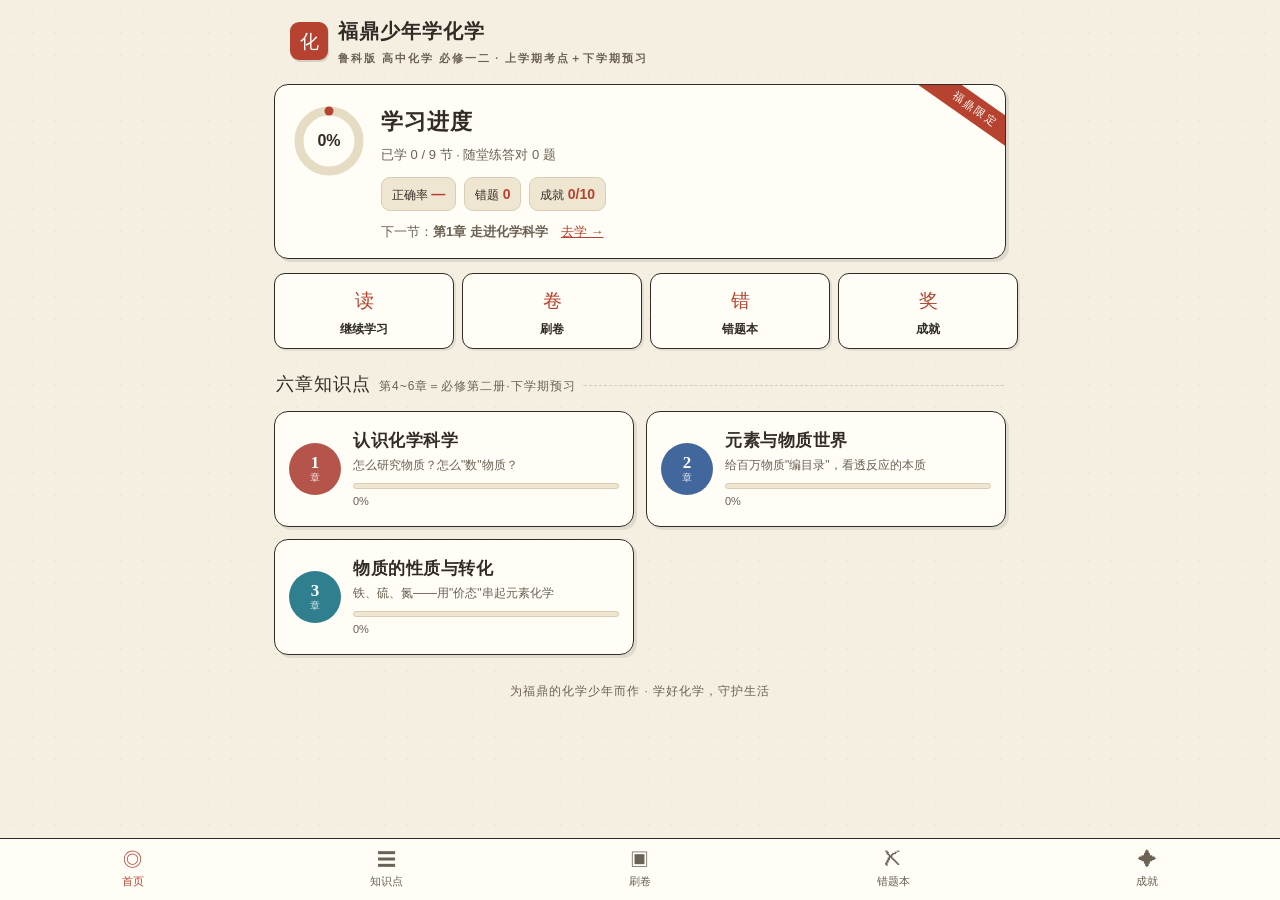
<file: 手机单文件版.html>
<!DOCTYPE html>
<html lang="zh-CN">
<head>
<meta charset="UTF-8">
<meta name="viewport" content="width=device-width, initial-scale=1, viewport-fit=cover">
<meta name="theme-color" content="#f5efe2">
<title>福鼎少年学化学 · 必修一（单文件版）</title>
<style>
/* 福鼎少年学地理 · 纸墨手账风 · 移动优先 */
* { margin:0; padding:0; box-sizing:border-box; -webkit-tap-highlight-color:transparent; }
html { -webkit-text-size-adjust:100%; }
:root {
  --paper:#f5efe2; --paper2:#efe6d2; --card:#fffdf6; --ink:#322c26; --ink2:#6b6154;
  --line:#d8ccb4; --red:#b5432f; --gold:#a8842c;
  --ch1:#b5544a; --ch2:#41679c; --ch3:#2f7f8f; --ch4:#a8793a; --ch5:#6d9a3f; --ch6:#8a5aa5;
  --radius:14px;
}
body {
  background:var(--paper);
  color:var(--ink);
  font:16px/1.75 "PingFang SC","Microsoft YaHei","Noto Sans SC",sans-serif;
  background-image:radial-gradient(#00000008 1px, transparent 1px);
  background-size:22px 22px;
  padding-bottom:72px; /* tabbar */
}
.kai { font-family:"KaiTi","STKaiti","楷体","FZKai-Z03S",serif; }

/* ===== 顶栏 ===== */
.topbar { position:sticky; top:0; z-index:30; background:linear-gradient(var(--paper) 82%, transparent);
  padding:14px 16px 10px; display:flex; align-items:center; gap:10px; }
.topbar .seal { width:38px; height:38px; border-radius:9px; background:var(--red); color:#fff;
  display:flex; align-items:center; justify-content:center; font-size:19px; flex:none;
  box-shadow:1px 2px 0 #00000022; font-family:"KaiTi","楷体",serif; }
.topbar h1 { font-family:"KaiTi","楷体",serif; font-size:20px; letter-spacing:1px; flex:1; min-width:0; }
.topbar h1 small { display:block; font-family:inherit; font-size:11px; color:var(--ink2); letter-spacing:2px; }
.topbar .back { font-size:22px; line-height:1; color:var(--ink); text-decoration:none; padding:4px 8px 4px 0; }

#app { max-width:760px; margin:0 auto; padding:0 14px; }
.boot-note { text-align:center; padding:80px 0; color:var(--ink2); }

/* ===== 首页 ===== */
.hero { background:var(--card); border:1.5px solid var(--ink); border-radius:var(--radius);
  padding:18px 16px 14px; margin:6px 0 14px; box-shadow:3px 3px 0 #00000018; position:relative; overflow:hidden; }
.hero::after { content:"福鼎限定"; position:absolute; top:12px; right:-30px; transform:rotate(35deg);
  background:var(--red); color:#fff; font-size:11px; padding:3px 34px; letter-spacing:2px; }
.hero .h-row { display:flex; gap:14px; align-items:stretch; }
.hero .ring { flex:none; }
.hero h2 { font-family:"KaiTi","楷体",serif; font-size:22px; letter-spacing:1px; }
.hero p.sub { font-size:13px; color:var(--ink2); margin-top:2px; }
.hero .stats { display:flex; gap:8px; margin-top:10px; flex-wrap:wrap; }
.hero .st { background:var(--paper2); border-radius:9px; padding:4px 10px; font-size:12px; color:var(--ink); border:1px solid var(--line); }
.hero .st b { font-size:14px; color:var(--red); }
.hero .tip { margin-top:10px; font-size:13px; color:var(--ink2); }

.sec-title { font-family:"KaiTi","楷体",serif; font-size:18px; margin:20px 2px 10px; letter-spacing:1px;
  display:flex; align-items:baseline; gap:8px; }
.sec-title::after { content:""; flex:1; border-top:1px dashed var(--line); transform:translateY(-4px); }
.sec-title small { color:var(--ink2); font-size:12px; font-family:sans-serif; }

.ch-grid { display:grid; grid-template-columns:1fr; gap:12px; }
@media (min-width:640px){ .ch-grid { grid-template-columns:1fr 1fr; } .home-side{display:grid;} }
.chcard { display:flex; gap:12px; align-items:center; text-decoration:none; color:var(--ink);
  background:var(--card); border:1.5px solid var(--ink); border-radius:var(--radius); padding:14px;
  box-shadow:3px 3px 0 #00000015; position:relative; transition:transform .08s; }
.chcard:active { transform:translate(1px,1px); }
.chcard .no { flex:none; width:52px; height:52px; border-radius:50%; display:flex; flex-direction:column;
  align-items:center; justify-content:center; color:#fff; font-family:"KaiTi","楷体",serif; line-height:1.1; }
.chcard .no b { font-size:17px; } .chcard .no span { font-size:10px; opacity:.85; }
.chcard .info { flex:1; min-width:0; }
.chcard .info h3 { font-family:"KaiTi","楷体",serif; font-size:17px; letter-spacing:.5px; }
.chcard .info p { font-size:12px; color:var(--ink2); white-space:nowrap; overflow:hidden; text-overflow:ellipsis; }
.chcard .bar { height:6px; background:var(--paper2); border-radius:4px; margin-top:7px; overflow:hidden; border:1px solid var(--line); }
.chcard .bar i { display:block; height:100%; border-radius:4px; }
.chcard .pct { font-size:11px; color:var(--ink2); margin-top:3px; }

.quick { display:grid; grid-template-columns:repeat(4,1fr); gap:8px; margin-top:12px; }
@media (min-width:640px){ .quick{ grid-template-columns:repeat(4,180px); } }
.quick a { background:var(--card); border:1.5px solid var(--ink); border-radius:11px; text-align:center;
  padding:10px 4px 8px; text-decoration:none; color:var(--ink); font-size:12px; box-shadow:2px 2px 0 #00000012; }
.quick a i { display:block; font-style:normal; font-size:19px; font-family:"KaiTi","楷体",serif; color:var(--red); }
.quick a b { display:block; font-weight:600; margin-top:2px; }

/* ===== 章/节列表 ===== */
.sec-item { display:flex; gap:12px; align-items:flex-start; background:var(--card);
  border:1.5px solid var(--ink); border-radius:var(--radius); padding:13px 14px; margin-bottom:10px;
  box-shadow:2px 2px 0 #00000012; }
.sec-item .idx { flex:none; width:34px; height:34px; border-radius:9px; color:#fff; display:flex;
  align-items:center; justify-content:center; font-family:"KaiTi","楷体",serif; font-size:15px; margin-top:2px; }
.sec-item .bd { flex:1; min-width:0; }
.sec-item h3 { font-family:"KaiTi","楷体",serif; font-size:16.5px; }
.sec-item .lead { font-size:12.5px; color:var(--ink2); margin-top:2px; }
.sec-item .meta { font-size:11.5px; color:var(--ink2); margin-top:5px; display:flex; gap:10px; flex-wrap:wrap; }
.sec-item .meta b.ok { color:#3a7d44; }
.ch-head { margin:4px 0 14px; }
.ch-head .tag { display:inline-block; background:var(--ink); color:var(--paper); font-size:11px;
  padding:2px 10px; border-radius:99px; letter-spacing:2px; }
.ch-head h2 { font-family:"KaiTi","楷体",serif; font-size:24px; margin-top:6px; letter-spacing:1px; }
.ch-head p { color:var(--ink2); font-size:13.5px; margin-top:4px; }

/* ===== 知识点卡 ===== */
.pcard { background:var(--card); border:1.5px solid var(--ink); border-radius:var(--radius);
  padding:15px 15px 13px; margin-bottom:14px; box-shadow:3px 3px 0 #00000015; position:relative; }
.pcard .key-star { position:absolute; top:-9px; right:10px; background:var(--gold); color:#fff;
  font-size:11px; padding:1px 10px; border-radius:99px; letter-spacing:1px; box-shadow:1px 1px 0 #00000030; }
.pcard h3 { font-family:"KaiTi","楷体",serif; font-size:18px; letter-spacing:.5px; margin-bottom:8px; }
.pcard h3::before { content:""; display:inline-block; width:8px; height:8px; background:currentColor; border-radius:2px; transform:rotate(45deg); margin-right:9px; opacity:.55; }
.pcard p { margin:7px 0; font-size:15.5px; }
.pcard p b { color:var(--red); }
.pcard ul { margin:6px 0 6px 4px; list-style:none; }
.pcard ul li { padding-left:20px; position:relative; margin:5px 0; font-size:15px; }
.pcard ul li::before { content:"·"; position:absolute; left:6px; color:var(--red); font-weight:900; }
.pcard ul li b { color:var(--red); }
table.kv { width:100%; border-collapse:collapse; margin:9px 0; font-size:13.8px; border:1.5px solid var(--ink); border-radius:8px; overflow:hidden; }
table.kv th { background:var(--paper2); font-weight:600; font-size:12.8px; }
table.kv th, table.kv td { border:1px solid var(--line); padding:6px 9px; text-align:left; vertical-align:top; line-height:1.6; }
.box { border-radius:10px; padding:10px 12px; margin:10px 0 4px; font-size:14px; position:relative; }
.box .bt { font-family:"KaiTi","楷体",serif; font-weight:700; font-size:13px; letter-spacing:1px; display:block; margin-bottom:3px; }
.box.tip { background:#fbeee9; border:1px dashed #c9836f; color:#6d3a2c; }
.box.tip .bt { color:#b5432f; }
.box.memo { background:#eef3e4; border:1px dashed #8aa86a; color:#44562f; }
.box.memo .bt { color:#5c7a34; }
.box.fuding { background:#fdf6e8; border:1.5px solid var(--gold); color:#5c4a1e; }
.box.fuding .bt { color:var(--gold); }
.box.fuding::before { content:"印"; position:absolute; top:-9px; right:12px; width:22px; height:22px;
  background:var(--red); color:#fff; border-radius:5px; font-size:12px; display:flex; align-items:center; justify-content:center;
  font-family:"KaiTi","楷体",serif; transform:rotate(8deg); box-shadow:1px 1px 0 #00000030; }
.box.ext { background:#e8f0f4; border:1px dashed #6a93ad; color:#33505f; }
.box.ext .bt { color:#41679c; }

/* 图解 */
.dgm { border:1.5px solid var(--ink); border-radius:12px; margin:10px 0 4px; background:#fbf8ef; overflow:hidden; }
.dgm .cap { font-size:12.5px; color:var(--ink2); text-align:center; padding:6px 10px; border-top:1px dashed var(--line); }
.dgm svg { display:block; width:100%; height:auto; }
.dgm .dgm-btns { display:flex; gap:8px; justify-content:center; padding:0 10px 9px; flex-wrap:wrap; }
.dgm .dgm-btns button { font:13px/1.4 inherit; background:var(--card); border:1.5px solid var(--ink); border-radius:99px; padding:4px 14px; cursor:pointer; color:var(--ink); }
.dgm .dgm-btns button.on { background:var(--ink); color:var(--paper); }
svg .lg { font-family:"KaiTi","楷体",serif; }
svg .tap { cursor:pointer; }

/* ===== 答题 ===== */
.btn { display:inline-block; background:var(--ink); color:var(--paper); border:none; border-radius:11px;
  padding:11px 26px; font-size:15.5px; font-family:"KaiTi","楷体",serif; letter-spacing:2px; cursor:pointer;
  box-shadow:2px 2px 0 #00000025; text-decoration:none; text-align:center; }
.btn.red { background:var(--red); }
.btn.ghost { background:var(--card); color:var(--ink); border:1.5px solid var(--ink); box-shadow:none; }
.btn.block { display:block; width:100%; }
.btn:disabled { opacity:.45; }
.center { text-align:center; }

.quizcard { background:var(--card); border:1.5px solid var(--ink); border-radius:var(--radius); padding:16px; box-shadow:3px 3px 0 #00000015; }
.qno { font-size:12px; color:var(--ink2); letter-spacing:1px; }
.qno b { color:var(--red); font-size:15px; }
.qstem { font-size:16px; margin:8px 0 12px; line-height:1.8; white-space:pre-wrap; }
.qnote { font-size:13px; color:var(--ink2); background:var(--paper2); border-radius:9px; padding:8px 11px; margin:8px 0; line-height:1.7; }
.opt { display:flex; gap:10px; align-items:flex-start; border:1.5px solid var(--line); border-radius:11px;
  padding:11px 12px; margin:9px 0; cursor:pointer; font-size:15px; line-height:1.65; background:var(--card); }
.opt .abc { flex:none; width:26px; height:26px; border-radius:50%; border:1.5px solid var(--ink);
  display:flex; align-items:center; justify-content:center; font-family:"KaiTi","楷体",serif; font-size:14px; margin-top:1px; }
.opt.sel { border-color:var(--ink); background:var(--paper2); }
.opt.right { border-color:#3a7d44; background:#edf4e8; }
.opt.right .abc { background:#3a7d44; border-color:#3a7d44; color:#fff; }
.opt.wrong { border-color:var(--red); background:#fbe9e4; }
.opt.wrong .abc { background:var(--red); border-color:var(--red); color:#fff; }
.opt.dim { opacity:.55; }
.exp { border-left:4px solid var(--gold); background:#fdf6e8; padding:10px 12px; border-radius:0 10px 10px 0;
  font-size:14px; margin:12px 0; color:#4c3d17; line-height:1.8; }
.exp b { color:var(--red); }
.qnav { display:flex; gap:10px; margin-top:14px; }
.qnav .btn { flex:1; }

/* 试卷页 */
.examcard { background:var(--card); border:1.5px solid var(--ink); border-radius:var(--radius); padding:14px; margin-bottom:12px; box-shadow:2px 2px 0 #00000012; position:relative; }
.examcard .kind { position:absolute; top:-10px; left:12px; font-size:11px; color:#fff; padding:2px 12px; border-radius:99px; letter-spacing:2px; }
.examcard h3 { font-family:"KaiTi","楷体",serif; font-size:16.5px; margin:4px 0 3px; }
.examcard .meta { font-size:12px; color:var(--ink2); }
.examcard .best { font-size:12.5px; color:#3a7d44; margin-top:6px; }
.examcard .btn { margin-top:10px; }
.note-tag { display:inline-block; background:var(--paper2); border:1px solid var(--line); font-size:11px; color:var(--ink2); border-radius:99px; padding:0 8px; margin-left:6px; }

/* 综合题 */
.essay { border:1.5px dashed var(--ink); border-radius:12px; padding:13px; margin:12px 0; background:#fbf8ef; }
.essay .en { font-family:"KaiTi","楷体",serif; font-weight:700; }
.essay .estem { font-size:14.5px; margin:6px 0; line-height:1.8; white-space:pre-wrap; }
.essay .eqs { font-size:14.5px; margin:6px 0; padding-left:2px; line-height:1.8; white-space:pre-wrap; }
.essay .ans { display:none; background:#eef3e4; border-radius:9px; padding:10px 12px; margin-top:9px; font-size:13.8px; line-height:1.9; color:#37451f; }
.essay .ans li { margin:3px 0 3px 18px; }
.essay .selfmark { display:flex; gap:10px; margin-top:10px; }
.essay .selfmark .btn { flex:1; padding:8px 0; font-size:14px; }
.essay.marked .selfmark .btn { opacity:.5; }

/* 错题/成就 */
.empty { text-align:center; color:var(--ink2); padding:46px 20px; }
.empty i { display:block; font-style:normal; font-size:38px; font-family:"KaiTi","楷体",serif; color:var(--line); }
.badge-grid { display:grid; grid-template-columns:1fr 1fr; gap:10px; }
@media (min-width:640px){ .badge-grid{grid-template-columns:repeat(3,1fr);} }
.badge { background:var(--card); border:1.5px solid var(--ink); border-radius:13px; padding:13px 10px; text-align:center; box-shadow:2px 2px 0 #00000012; }
.badge .ic { width:52px; height:52px; margin:0 auto 7px; border-radius:50%; display:flex; align-items:center;
  justify-content:center; font-family:"KaiTi","楷体",serif; font-size:23px; background:var(--paper2); color:var(--ink2); }
.badge.got .ic { background:var(--red); color:#fff; box-shadow:inset 0 0 0 3px #ffffff55; }
.badge h4 { font-family:"KaiTi","楷体",serif; font-size:15px; }
.badge p { font-size:11.5px; color:var(--ink2); line-height:1.5; }
.badge.got h4 { color:var(--red); }
.badge:not(.got) { opacity:.62; }

/* ===== 底部 tabbar ===== */
#tabbar { position:fixed; bottom:0; left:0; right:0; z-index:40; display:flex;
  background:#fffdf6f2; backdrop-filter:blur(6px); border-top:1.5px solid var(--ink);
  padding:6px 6px calc(6px + env(safe-area-inset-bottom)); max-width:100%; }
#tabbar a { flex:1; text-align:center; text-decoration:none; color:var(--ink2); font-size:11px; padding:3px 0; position:relative; }
#tabbar a .tb-ico { display:block; font-style:normal; font-size:19px; line-height:1.25; font-family:"KaiTi","楷体",serif; }
#tabbar a.on { color:var(--red); }
#tabbar a .dot { position:absolute; top:0; right:18%; width:9px; height:9px; background:var(--red); border-radius:50%; border:1.5px solid #fff; }

/* 结果页 */
.result { text-align:center; padding:26px 12px 18px; }
.result .big { font-family:"KaiTi","楷体",serif; font-size:52px; color:var(--red); line-height:1.1; }
.result .sub { color:var(--ink2); font-size:13.5px; margin-top:4px; }
.result .msg { font-size:15px; margin:14px auto 4px; max-width:420px; line-height:1.9; }
.progress-ring { transform:rotate(-90deg); }
.hr-dash { border:none; border-top:1px dashed var(--line); margin:16px 0; }
.mut { color:var(--ink2); font-size:12.5px; }
.foot { text-align:center; color:var(--ink2); font-size:11.5px; padding:26px 0 14px; letter-spacing:1px; }
.new-badge-toast { position:fixed; z-index:60; left:50%; bottom:88px; transform:translateX(-50%);
  background:var(--ink); color:var(--paper); border-radius:99px; padding:9px 20px; font-size:13.5px;
  font-family:"KaiTi","楷体",serif; letter-spacing:1px; box-shadow:0 4px 14px #00000040; animation:toastIn .3s; }
@keyframes toastIn { from { opacity:0; transform:translate(-50%,14px); } }

</style>
<style>
/* 化学方程式渲染 */
.eqline { padding:7px 12px; margin:9px 0; background:var(--paper2); border-left:3px solid var(--gold);
  border-radius:0 9px 9px 0; font-size:15.5px; line-height:2; letter-spacing:.3px; }
.eqline .cond-note { font-size:12px; color:var(--ink2); }
.rxn { position:relative; display:inline-block; min-width:2.6em; text-align:center; padding:0 2px; }
.rxn i { position:absolute; left:50%; top:-0.95em; transform:translateX(-50%); font-style:normal;
  font-size:10.5px; color:var(--ink2); white-space:nowrap; letter-spacing:1px; }
</style>
</head>
<body>
<div id="app">
  <div class="boot-note">正在翻开化学书……</div>
</div>
<nav id="tabbar">
  <a href="#/" data-tab="home"><i class="tb-ico">◎</i><span>首页</span></a>
  <a href="#/chapters" data-tab="chapters"><i class="tb-ico">☰</i><span>知识点</span></a>
  <a href="#/exams" data-tab="exams"><i class="tb-ico">▣</i><span>刷卷</span></a>
  <a href="#/wrong" data-tab="wrong"><i class="tb-ico">✗</i><span>错题本<span id="wrong-dot" class="dot" hidden></span></span></a>
  <a href="#/badges" data-tab="badges"><i class="tb-ico">✦</i><span>成就</span></a>
</nav>
<script>
/* 化学图解库 · 手绘风 SVG 交互
   每个图解注册为 DB.diagrams[id] = { title, w, h, build(el) } */
(function () {
  var DB = window.DB = window.DB || {};
  var D = DB.diagrams = {};
  var INK = '#3a332b';

  function base(el, svg, btns, cap) {
    var h = '<div class="dgm-wrap">' + svg + '</div>';
    if (btns && btns.length) {
      h += '<div class="dgm-btns">' + btns.map(function (b) {
        return '<button data-act="' + b.act + '"' + (b.on ? ' class="on"' : '') + '>' + b.t + '</button>';
      }).join('') + '</div>';
    }
    h += '<div class="cap">' + cap + '</div>';
    el.innerHTML = h;
    el.$ = function (s) { return el.querySelector(s); };
    el.$ = function (s) { return Array.prototype.slice.call(el.querySelectorAll(s)); };
  }
  function setCap(el, t) { var c = el.querySelector('.cap'); if (c) c.innerHTML = t; }
  function markBtn(el, act) {
    el.$('.dgm-btns button').forEach(function (b) { b.classList.toggle('on', b.getAttribute('data-act') === act); });
  }
  function box(x, y, w, hgt, txt, fill, fs) {
    return '<g><rect x="' + x + '" y="' + y + '" width="' + w + '" height="' + hgt + '" rx="9" fill="' + (fill || '#fbf6e8') + '" stroke="' + INK + '" stroke-width="1.6"/>' +
      '<text x="' + (x + w / 2) + '" y="' + (y + hgt / 2 + 5.5) + '" text-anchor="middle" class="lg" font-size="' + (fs || 15) + '">' + txt + '</text></g>';
  }
  function arrow(x1, y1, x2, y2, col, id, label, labDx, labDy) {
    return '<line x1="' + x1 + '" y1="' + y1 + '" x2="' + x2 + '" y2="' + y2 + '" stroke="' + col + '" stroke-width="3" marker-end="url(#' + id + ')" class="tap" data-cap="' + (label || '') + '">' +
      (label ? '' : '') + '</line>';
  }
  function defsMk(id, col) {
    return '<defs><marker id="' + id + '" markerWidth="9" markerHeight="9" refX="7" refY="4.5" orient="auto"><path d="M0,0 L9,4.5 L0,9 z" fill="' + (col || INK) + '"/></marker></defs>';
  }

  /* ========== 1. 物质的量"桥梁" ========== */
  D['mole-bridge'] = { title: '物质的量 n：连接微观与宏观的桥梁', w: 720, h: 380, build: function (el) {
    var s = defsMk('mb1') + defsMk('mb1r', '#b5432f');
    s += '<circle cx="360" cy="190" r="58" fill="#e2a93b" stroke="' + INK + '" stroke-width="2"/>' +
      '<text x="360" y="182" text-anchor="middle" class="lg" font-size="22" font-weight="700">n</text>' +
      '<text x="360" y="208" text-anchor="middle" class="lg" font-size="13">物质的量(mol)</text>';
    var node = function (x, y, t1, t2) {
      return '<g class="tap" data-cap="' + t1 + '"><rect x="' + (x - 82) + '" y="' + (y - 34) + '" width="164" height="68" rx="11" fill="#fbf6e8" stroke="' + INK + '" stroke-width="1.6"/>' +
        '<text x="' + x + '" y="' + (y - 6) + '" text-anchor="middle" class="lg" font-size="17">' + t1 + '</text>' +
        '<text x="' + x + '" y="' + (y + 20) + '" text-anchor="middle" class="lg" font-size="12.5" fill="#6b6154">' + t2 + '</text></g>';
    };
    s += node(120, 78, '微粒数 N', '个（分子/原子/离子…）');
    s += node(600, 78, '质量 m', 'g');
    s += node(120, 302, '气体体积 V', 'L（标准状况）');
    s += node(600, 302, '物质的量浓度 c', 'mol/L（溶液）');
    s += arrow(214, 96, 306, 152, INK, 'mb1', null);
    s += arrow(506, 96, 414, 152, INK, 'mb1');
    s += arrow(214, 286, 306, 230, INK, 'mb1');
    s += arrow(506, 286, 414, 230, INK, 'mb1');
    s += '<text x="248" y="112" class="lg" font-size="13" fill="#b5432f">×Nₐ(6.02×10²³/mol)</text>';
    s += '<text x="392" y="112" text-anchor="end" class="lg" font-size="13" fill="#b5432f">÷M(g/mol)</text>';
    s += '<text x="248" y="270" class="lg" font-size="13" fill="#b5432f">÷Vm(22.4L/mol)</text>';
    s += '<text x="392" y="270" text-anchor="end" class="lg" font-size="13" fill="#b5432f">×c(mol/L)…见下</text>';
    var svg = '<svg viewBox="0 0 720 380" xmlns="http://www.w3.org/2000/svg">' + s + '</svg>';
    base(el, svg, [], 'n 居中当"桥"：<b>n = N/Nₐ = m/M = V/Vm</b>（标况气体）。点四个框看每条路怎么算。注意：c＝n/V 里的 V 是<b>溶液</b>体积，别和气体体积混。');
    el.$('[data-cap]').forEach(function (nd) { nd.onclick = function () {
      var k = nd.getAttribute('data-cap');
      var caps = {
        '微粒数 N': '<b>微粒数 N</b>：n = N/Nₐ。Nₐ≈6.02×10²³/mol。反过来 N = n·Nₐ。例：1 mol 水含 6.02×10²³ 个水分子、2×6.02×10²³ 个氢原子。',
        '质量 m': '<b>质量 m</b>：n = m/M。M 数值上等于相对分子/原子质量，单位 g/mol。例：M(H₂O)=18 g/mol，9 g 水就是 0.5 mol。',
        '气体体积 V': '<b>气体体积 V（标准状况）</b>：n = V/Vm，Vm≈22.4 L/mol。三个前提缺一不可：<b>气体＋标准状况（0℃、101kPa）</b>。水在标况是液体，不能套 22.4！',
        '物质的量浓度 c': '<b>物质的量浓度 c</b>：c = n/V，V 指<b>溶液</b>的体积（L）。1 mol NaCl 溶成 1 L 溶液，c=1 mol/L。'
      };
      setCap(el, caps[k]);
    }; });
  } };

  /* ========== 2. 氧化还原总览 ========== */
  D['redox-map'] = { title: '氧化还原：升失氧、降得还', w: 720, h: 400, build: function (el) {
    var s = defsMk('rm1', '#b5432f') + defsMk('rm1b', '#41679c');
    // 上：核心口诀
    s += '<g class="tap" data-cap="up"><rect x="30" y="30" width="310" height="120" rx="13" fill="#fbeee9" stroke="#c9836f" stroke-width="1.6"/>' +
      '<text x="185" y="66" text-anchor="middle" class="lg" font-size="17" fill="#b5432f" font-weight="700">化合价升高 · 失电子</text>' +
      '<text x="185" y="98" text-anchor="middle" class="lg" font-size="16" fill="#b5432f">被氧化 · 作还原剂</text>' +
      '<text x="185" y="128" text-anchor="middle" class="lg" font-size="13" fill="#6d3a2c">例：Fe → Fe²⁺ + 2e⁻（升）</text></g>';
    s += '<g class="tap" data-cap="down"><rect x="380" y="30" width="310" height="120" rx="13" fill="#e8eef5" stroke="#7a94b5" stroke-width="1.6"/>' +
      '<text x="535" y="66" text-anchor="middle" class="lg" font-size="17" fill="#41679c" font-weight="700">化合价降低 · 得电子</text>' +
      '<text x="535" y="98" text-anchor="middle" class="lg" font-size="16" fill="#41679c">被还原 · 作氧化剂</text>' +
      '<text x="535" y="128" text-anchor="middle" class="lg" font-size="13" fill="#33505f">例：Cu²⁺ + 2e⁻ → Cu（降）</text></g>';
    // 中间反应
    s += '<g class="tap" data-cap="ex"><rect x="150" y="170" width="420" height="56" rx="11" fill="#fdf6e8" stroke="' + INK + '" stroke-width="1.6"/>' +
      '<text x="360" y="205" text-anchor="middle" class="lg" font-size="16">Fe + CuSO₄ = FeSO₄ + Cu</text></g>';
    s += '<line x1="230" y1="152" x2="230" y2="168" stroke="#b5432f" stroke-width="3" marker-end="url(#rm1)"/><text x="238" y="166" class="lg" font-size="12" fill="#b5432f">失2e⁻</text>';
    s += '<line x1="490" y1="152" x2="490" y2="168" stroke="#41679c" stroke-width="3" marker-end="url(#rm1b)"/><text x="498" y="166" class="lg" font-size="12" fill="#41679c">得2e⁻</text>';
    // 下：四大反应类型关系
    s += '<g class="tap" data-cap="types"><rect x="30" y="248" width="660" height="130" rx="13" fill="#eef0e2" stroke="#8aa86a" stroke-width="1.6"/>' +
      '<text x="360" y="278" text-anchor="middle" class="lg" font-size="15" font-weight="700">四大基本反应类型 与 氧化还原的关系</text>' +
      '<text x="360" y="308" text-anchor="middle" class="lg" font-size="13.5">置换反应——<b>全部</b>是氧化还原反应</text>' +
      '<text x="360" y="334" text-anchor="middle" class="lg" font-size="13.5">化合、分解反应——<b>部分</b>是（有单质参加/生成的多半是）</text>' +
      '<text x="360" y="360" text-anchor="middle" class="lg" font-size="13.5">复分解反应——<b>一定不是</b>（没有化合价变化）</text></g>';
    var svg = '<svg viewBox="0 0 720 400" xmlns="http://www.w3.org/2000/svg">' + s + '</svg>';
    base(el, svg, [], '氧化还原的本质是<b>电子转移</b>，特征是<b>化合价升降</b>。口诀：「升失氧、降得还，剂性相反」（升、失、被氧化→还原剂）。点三个区域看细节。');
    var caps = {
      up: '<b>升、失、氧</b>：化合价升高→失去电子→被氧化→这一物质是<b>还原剂</b>（它把电子给了别人）。活泼金属、C、H₂、CO、KI 等是常见还原剂。',
      down: '<b>降、得、还</b>：化合价降低→得到电子→被还原→这一物质是<b>氧化剂</b>。O₂、Cl₂、浓硫酸、HNO₃、KMnO₄、Fe³⁺ 等是常见氧化剂。',
      ex: '看 Fe + CuSO₄：Fe 从 0 升到 +2（失电子，还原剂，被氧化）；Cu²⁺ 从 +2 降到 0（得电子，氧化剂，被还原）。硫酸根"看戏"，化合价没变。',
      types: '四大反应类型是"按形式"分，氧化还原是"按本质"分，两套分类可以交叉：<b>置换一定属于氧化还原；复分解一定不属于</b>；有单质参加的化合、有单质生成的分解通常是氧化还原。'
    };
    el.$('[data-cap]').forEach(function (nd) { nd.onclick = function () { setCap(el, caps[nd.getAttribute('data-cap')]); }; });
  } };

  /* ========== 3. 物质分类树 ========== */
  D['class-tree'] = { title: '物质分类树（含电解质分支）', w: 720, h: 420, build: function (el) {
    var s = defsMk('ct1');
    function node(x, y, w, txt, cap, fill) {
      return '<g class="tap" data-cap="' + cap + '"><rect x="' + (x - w / 2) + '" y="' + y + '" width="' + w + '" height="40" rx="9" fill="' + (fill || '#fbf6e8') + '" stroke="' + INK + '" stroke-width="1.5"/>' +
        '<text x="' + x + '" y="' + (y + 26) + '" text-anchor="middle" class="lg" font-size="14.5">' + txt + '</text></g>';
    }
    function line(x1, y1, x2, y2) { return '<line x1="' + x1 + '" y1="' + y1 + '" x2="' + x2 + '" y2="' + y2 + '" stroke="' + INK + '" stroke-width="1.4" opacity=".6"/>'; }
    s += node(360, 16, 180, '物质', 'matter', '#e2a93b33');
    s += line(360, 56, 190, 96) + line(360, 56, 530, 96);
    s += node(190, 96, 160, '混合物', 'mix'); s += node(530, 96, 160, '纯净物', 'pure');
    s += line(190, 136, 120, 176) + line(190, 136, 262, 176);
    s += node(120, 176, 150, '溶液（NaCl水）', 'mix'); s += node(262, 176, 150, '胶体（Fe(OH)₃胶体）', 'colloid');
    s += line(530, 136, 400, 216) + line(530, 136, 530, 216) + line(530, 136, 645, 216);
    s += node(400, 216, 130, '单质', 'pure'); s += node(530, 216, 130, '酸/碱/盐', 'elec'); s += node(645, 216, 130, '氧化物', 'oxide');
    s += line(530, 256, 425, 296) + line(530, 256, 635, 296);
    s += node(425, 296, 180, '电解质（能导电的化合物）', 'elec'); s += node(645, 296, 150, '非电解质', 'nonelec');
    s += line(425, 336, 340, 372) + line(425, 336, 510, 372);
    s += node(340, 372, 210, '强电解质：强酸/强碱/大多数盐', 'elec', '#eef3e4'); s += node(510, 372, 210, '弱电解质：弱酸/弱碱/H₂O', 'elec', '#fdf6e8');
    s += '<text x="645" y="356" text-anchor="middle" class="lg" font-size="12" fill="#6b6154">CO₂、SO₂、NH₃、</text>';
    s += '<text x="645" y="374" text-anchor="middle" class="lg" font-size="12" fill="#6b6154">蔗糖、酒精等</text>';
    s += '<text x="645" y="392" text-anchor="middle" class="lg" font-size="12" fill="#6b6154">（本身不电离）</text>';
    var svg = '<svg viewBox="0 0 720 420" xmlns="http://www.w3.org/2000/svg">' + s + '</svg>';
    base(el, svg, [], '点节点看说明。最大陷阱：<b>CO₂、SO₂、NH₃ 是非电解质</b>——它们的水溶液能导电，是因为生成了 H₂CO₃ 等电解质，不是它们自己电离！');
    var caps = {
      matter: '<b>物质</b>：先按"是否一种物质"分成混合物与纯净物。冰水混合物只含 H₂O 一种物质，是<b>纯净物</b>！',
      mix: '<b>混合物</b>：由两种或以上物质组成。溶液、胶体、浊液是三种分散系。空气、盐酸、合金都是混合物。',
      pure: '<b>纯净物</b>：一种物质组成。单质（同种元素）与化合物（不同种元素）。同素异形体混合（如 O₂ 和 O₃ 混在一起）是混合物！',
      colloid: '<b>胶体</b>：分散质粒子直径 1-100nm 的分散系。最稳的鉴别法是<b>丁达尔效应</b>。Fe(OH)₃ 胶体：向沸水滴加饱和 FeCl₃ 溶液，继续加热至红褐色——<b>不能久沸、不搅拌、不写"沉淀"符号</b>。',
      elec: '<b>电解质</b>：<b>在水溶液里或熔融状态下能导电的化合物</b>。酸、碱、盐、金属氧化物（如 CaO）、H₂O 都是。导电的必须是"化合物自身电离"。',
      nonelec: '<b>非电解质</b>：在水溶液和熔融状态下都不导电的化合物：CO₂、SO₂、NH₃、蔗糖、酒精。<b>单质（Cu、Cl₂）和混合物（盐酸）既不是电解质也不是非电解质</b>——这是每年必挖的坑。',
      oxide: '<b>氧化物</b>：两种元素组成、其中一种是氧。酸性氧化物（CO₂、SO₂，多数非金属）、碱性氧化物（Na₂O、CaO，金属）、特殊：Na₂O₂ 是过氧化物，Al₂O₃ 两性（高中拓展）。'
    };
    el.$('[data-cap]').forEach(function (nd) { nd.onclick = function () { setCap(el, caps[nd.getAttribute('data-cap')]); }; });
  } };

  /* ========== 4. 钠及其化合物转化 ========== */
  D['na-family'] = { title: '钠家族转化图', w: 720, h: 380, build: function (el) {
    var s = defsMk('nf1', '#b5432f') + defsMk('nf1b', '#41679c');
    s += box(40, 40, 110, 44, 'Na', '#fbeee9', 18);
    s += box(290, 40, 150, 44, 'Na₂O / Na₂O₂', '#fbf6e8', 15);
    s += box(540, 40, 130, 44, 'NaOH', '#eef3e4', 18);
    s += box(290, 170, 150, 44, 'Na₂CO₃', '#fdf6e8', 17);
    s += box(540, 170, 130, 44, 'NaHCO₃', '#fdf6e8', 16);
    s += '<line x1="150" y1="62" x2="284" y2="62" stroke="' + INK + '" stroke-width="3" marker-end="url(#nf1b)" class="tap" data-cap="o2"/>' +
      '<text x="215" y="52" text-anchor="middle" class="lg" font-size="12">O₂（常温→Na₂O 点燃→Na₂O₂）</text>';
    s += '<line x1="440" y1="62" x2="534" y2="62" stroke="' + INK + '" stroke-width="3" marker-end="url(#nf1b)" class="tap" data-cap="h2o"/>' +
      '<text x="487" y="52" text-anchor="middle" class="lg" font-size="12">+H₂O（Na₂O₂）</text>';
    s += '<line x1="150" y1="84" x2="284" y2="184" stroke="#b5432f" stroke-width="3" marker-end="url(#nf1)" class="tap" data-cap="water"/>' +
      '<text x="180" y="150" class="lg" font-size="12" fill="#b5432f">+H₂O（剧烈）</text>';
    s += '<line x1="580" y1="84" x2="470" y2="168" stroke="#b5432f" stroke-width="3" marker-end="url(#nf1)" class="tap" data-cap="co2"/>' +
      '<text x="560" y="140" class="lg" font-size="12" fill="#b5432f">+CO₂+H₂O</text>';
    s += '<line x1="448" y1="186" x2="534" y2="186" stroke="#41679c" stroke-width="3" marker-end="url(#nf1b)" class="tap" data-cap="hcl"/>' +
      '<text x="491" y="176" text-anchor="middle" class="lg" font-size="12">+CO₂+H₂O</text>';
    s += '<line x1="534" y1="206" x2="448" y2="206" stroke="#41679c" stroke-width="3" marker-end="url(#nf1b)" class="tap" data-cap="heat"/>' +
      '<text x="491" y="224" text-anchor="middle" class="lg" font-size="12">Δ(受热分解)</text>';
    s += '<line x1="365" y1="214" x2="365" y2="272" stroke="#b5432f" stroke-width="3" marker-end="url(#nf1)" class="tap" data-cap="hclb"/>' +
      '<text x="378" y="250" class="lg" font-size="12" fill="#b5432f">+HCl</text>';
    s += box(290, 280, 150, 44, 'CO₂ ↑ + H₂O + NaCl', '#eef0e2', 13);
    var svg = '<svg viewBox="0 0 720 380" xmlns="http://www.w3.org/2000/svg">' + s + '</svg>';
    base(el, svg, [], '点箭头看反应和方程式。记住"三角关系"：<b>Na₂CO₃ ⇌ NaHCO₃</b>（加 CO₂+H₂O 向右；加热向左）——膨松剂微项目、鉴别题全考它。');
    var caps = {
      o2: '钠在空气中<b>缓慢氧化</b>变暗生成白色 Na₂O；在空气中<b>点燃</b>剧烈燃烧、发出黄色火焰，生成<b>淡黄色 Na₂O₂</b>（过氧化钠，氧为-1价）。',
      h2o: '过氧化钠与水：<b>2Na₂O₂ + 2H₂O = 4NaOH + O₂↑</b>。供氧剂（潜艇、消防呼吸面具）！与 CO₂：<b>2Na₂O₂ + 2CO₂ = 2Na₂CO₃ + O₂</b>。',
      water: '钠与水（浮熔游响红）：浮（密度比水小）、熔（熔点低）、游、响、红（滴酚酞变红）。<b>2Na + 2H₂O = 2NaOH + H₂↑</b>。钠着火<b>不能用水扑</b>，用干沙盖！',
      co2: 'NaOH 吸收 CO₂：2NaOH + CO₂ = Na₂CO₃ + H₂O（NaOH 变质就是这个原理，密封保存）。',
      hcl: '向饱和碳酸钠溶液中通 CO₂：<b>Na₂CO₃ + CO₂ + H₂O = 2NaHCO₃↓</b>（析出白色晶体——因为碳酸氢钠溶解度更小）。',
      heat: '<b>2NaHCO₃ =Δ= Na₂CO₃ + H₂O + CO₂↑</b>——碳酸氢钠不稳定，受热易分解。这也是"鉴别两者"的方法（加热有气体的是 NaHCO₃），膨松剂产气原理。',
      hclb: '与盐酸：碳酸钠<b>逐滴加盐酸</b>先 Na₂CO₃+HCl=NaHCO₃+NaCl、后产生气体；碳酸氢钠一加就冒泡（反应更快）。'
    };
    el.$('[data-cap]').forEach(function (nd) { nd.onclick = function () { setCap(el, caps[nd.getAttribute('data-cap')]); }; });
  } };

  /* ========== 5. 氯家族转化 ========== */
  D['cl-family'] = { title: '氯家族转化图', w: 720, h: 380, build: function (el) {
    var s = defsMk('cf1', '#b5432f') + defsMk('cf1b', '#41679c');
    s += box(40, 40, 110, 44, 'Cl₂', '#e8eef5', 19);
    s += box(300, 40, 130, 44, 'HCl → 盐酸盐', '#fbf6e8', 14);
    s += box(550, 40, 130, 44, 'AgCl↓ 白', '#eef0e2', 14);
    s += box(300, 160, 130, 44, 'HClO', '#fbeee9', 17);
    s += box(550, 160, 130, 44, '漂白粉 Ca(ClO)₂', '#fbf6e8', 12);
    s += box(300, 280, 130, 44, 'NaClO（84消毒液）', '#fbf6e8', 11.5);
    s += '<line x1="150" y1="62" x2="294" y2="62" stroke="' + INK + '" stroke-width="3" marker-end="url(#cf1b)" class="tap" data-cap="h2"/>' +
      '<text x="222" y="52" text-anchor="middle" class="lg" font-size="12">+H₂ 点燃</text>';
    s += '<line x1="430" y1="62" x2="544" y2="62" stroke="' + INK + '" stroke-width="3" marker-end="url(#cf1b)" class="tap" data-cap="ag"/>' +
      '<text x="487" y="52" text-anchor="middle" class="lg" font-size="12">+AgNO₃(稀HNO₃)</text>';
    s += '<line x1="150" y1="84" x2="294" y2="176" stroke="#b5432f" stroke-width="3" marker-end="url(#cf1)" class="tap" data-cap="water"/>' +
      '<text x="168" y="146" class="lg" font-size="12" fill="#b5432f">+H₂O（可逆）</text>';
    s += '<line x1="430" y1="182" x2="544" y2="182" stroke="#b5432f" stroke-width="0" /><line x1="430" y1="182" x2="544" y2="182" stroke="' + INK + '" stroke-width="0"/>' +
      '<line x1="150" y1="96" x2="544" y2="176" stroke="' + INK + '" stroke-width="3" marker-end="url(#cf1b)" class="tap" data-cap="lime"/>' +
      '<text x="330" y="120" class="lg" font-size="12">+石灰乳 Ca(OH)₂</text>';
    s += '<line x1="150" y1="96" x2="294" y2="296" stroke="' + INK + '" stroke-width="3" marker-end="url(#cf1b)" class="tap" data-cap="naoh"/>' +
      '<text x="176" y="240" class="lg" font-size="12">+2NaOH</text>';
    s += '<line x1="430" y1="302" x2="544" y2="196" stroke="#41679c" stroke-width="3" marker-end="url(#cf1b)" class="tap" data-cap="bleach"/>' +
      '<text x="520" y="262" text-anchor="end" class="lg" font-size="12" fill="#41679c">漂白同源</text>';
    var svg = '<svg viewBox="0 0 720 380" xmlns="http://www.w3.org/2000/svg">' + s + '</svg>';
    base(el, svg, [], '氯气黄绿色、有毒（闻气体的正确姿势：用手轻扇！）。漂白"一家人"：HClO 是真凶，漂白粉、84 消毒液都靠它起效。点箭头看反应。');
    var caps = {
      h2: 'H₂ 在 Cl₂ 中燃烧：安静燃烧、<b>苍白色火焰</b>、瓶口白雾——生成的 HCl 溶于水即盐酸。也说明燃烧不一定需要氧气！',
      ag: '<b>Cl⁻ 的检验</b>：先加稀硝酸酸化（排除 CO₃²⁻等干扰），再加 AgNO₃ 溶液，产生<b>不溶于稀硝酸的白色沉淀 AgCl</b>。',
      water: 'Cl₂ + H₂O ⇌ HCl + HClO（可逆）。氯水"三分子四离子"：含 Cl₂、HClO、H₂O 与 H⁺、Cl⁻、ClO⁻、OH⁻。起漂白作用的是 <b>HClO</b>（不是 Cl₂！干燥氯气不漂白）。',
      lime: '工业制漂白粉：<b>2Cl₂ + 2Ca(OH)₂ = Ca(ClO)₂ + CaCl₂ + 2H₂O</b>。有效成分 Ca(ClO)₂。漂白原理：Ca(ClO)₂ + CO₂ + H₂O = CaCO₃↓ + 2HClO。',
      naoh: '<b>Cl₂ + 2NaOH = NaCl + NaClO + H₂O</b>——84 消毒液（NaClO）的制法，也是实验室吸收尾气 Cl₂ 的方法。NaOH 过量很关键。',
      bleach: '漂白类用品失效原因：<b>2HClO =光照= 2HCl + O₂↑</b>——次氯酸见光分解，所以要避光密封保存。'
    };
    el.$('[data-cap]').forEach(function (nd) { nd.onclick = function () { setCap(el, caps[nd.getAttribute('data-cap')]); }; });
  } };

  /* ========== 6. 铁三角 ========== */
  D['iron-triangle'] = { title: '铁三角：Fe、Fe²⁺、Fe³⁺', w: 720, h: 380, build: function (el) {
    var s = defsMk('it1', '#b5432f') + defsMk('it1b', '#41679c');
    s += box(70, 150, 110, 46, 'Fe', '#fbf6e8', 19);
    s += box(305, 40, 120, 46, 'Fe²⁺（浅绿）', '#eef0e2', 15);
    s += box(540, 150, 120, 46, 'Fe³⁺（黄）', '#fbeee9', 16);
    // Fe→Fe²⁺
    s += '<line x1="120" y1="148" x2="300" y2="70" stroke="#41679c" stroke-width="3" marker-end="url(#it1b)" class="tap" data-cap="weakox"/>' +
      '<text x="150" y="94" class="lg" font-size="12.5" fill="#41679c">弱氧化剂（H⁺、Cu²⁺、S）</text>';
    // Fe²⁺→Fe³⁺
    s += '<line x1="425" y1="60" x2="535" y2="148" stroke="#b5432f" stroke-width="3" marker-end="url(#it1)" class="tap" data-cap="stroox"/>' +
      '<text x="500" y="86" class="lg" font-size="12.5" fill="#b5432f">强氧化剂（Cl₂、HNO₃、H₂O₂）</text>';
    // Fe³⁺→Fe²⁺
    s += '<line x1="535" y1="196" x2="425" y2="82" stroke="#41679c" stroke-width="3" marker-end="url(#it1b)" class="tap" data-cap="redu"/>' +
      '<text x="600" y="120" class="lg" font-size="12.5" fill="#41679c">还原剂（Fe、Cu、KI）</text>';
    // Fe²⁺→Fe
    s += '<line x1="300" y1="92" x2="130" y2="172" stroke="#b5432f" stroke-width="3" marker-end="url(#it1)" class="tap" data-cap="metal"/>' +
      '<text x="96" y="250" class="lg" font-size="12.5" fill="#b5432f">活泼金属（Zn、Al）置换</text>';
    // Fe³⁺→Fe（长弧）
    s += '<path d="M 600 196 Q 620 300 200 300 Q 120 300 100 200" fill="none" stroke="#41679c" stroke-width="3" marker-end="url(#it1b)" class="tap" data-cap="metal2"/>';
    // 检验标注
    s += '<text x="360" y="150" text-anchor="middle" class="lg" font-size="12.5" fill="#6b6154">检验：KSCN 变红的是 Fe³⁺</text>';
    s += '<text x="360" y="330" text-anchor="middle" class="lg" font-size="12.5" fill="#6b6154">Fe³⁺+3SCN⁻→红色；Fe²⁺先加KSCN不变红、再加氯水变红</text>';
    var svg = '<svg viewBox="0 0 720 380" xmlns="http://www.w3.org/2000/svg">' + s + '</svg>';
    base(el, svg, [], '铁的核心是"三价态互转"：遇强氧化剂升到 +3，遇弱氧化剂停在 +2；Fe³⁺ 遇还原剂可降回 +2 或到 0。点箭头看反应。');
    var caps = {
      weakox: 'Fe + 2HCl = FeCl₂ + H₂↑（铁与非氧化性酸生成<b>亚铁盐</b>）；Fe + Cu²⁺ = Fe²⁺ + Cu（湿法炼铜思想）。',
      stroox: '铁在 Cl₂ 中燃烧（无论量多少，直接到 +3）：<b>2Fe + 3Cl₂ =点燃= 2FeCl₃</b>，棕褐色烟。',
      redu: '<b>2FeCl₃ + Fe = 3FeCl₂</b>（加铁屑保 Fe²⁺ 溶液的常用手段）；Cu + 2FeCl₃ = CuCl₂ + 2FeCl₂（FeCl₃ 腐蚀铜箔）。',
      metal: 'Fe²⁺ 加活泼金属（如 Zn）可置换出铁。',
      metal2: 'Fe³⁺ 被足量活泼金属直接还原到 Fe 单质（如铝热反应思想、加足量 Zn）。'
    };
    el.$('[data-cap]').forEach(function (nd) { nd.onclick = function () { setCap(el, caps[nd.getAttribute('data-cap')]); }; });
  } };

  /* ========== 7. 硫的价态转化 ========== */
  D['sulfur-states'] = { title: '硫的价态转化（-2 → 0 → +4 → +6）', w: 720, h: 360, build: function (el) {
    var s = defsMk('ss1', '#b5432f') + defsMk('ss1b', '#41679c');
    function state(x, y, title, sub, fill) {
      return '<g class="tap" data-cap="' + title + '"><circle cx="' + x + '" cy="' + y + '" r="46" fill="' + fill + '" stroke="' + INK + '" stroke-width="1.8"/>' +
        '<text x="' + x + '" y="' + (y - 4) + '" text-anchor="middle" class="lg" font-size="16" font-weight="700">' + title + '</text>' +
        '<text x="' + x + '" y="' + (y + 20) + '" text-anchor="middle" class="lg" font-size="12.5">' + sub + '</text></g>';
    }
    s += state(120, 120, '-2价', 'H₂S、硫化物', '#eef0e2');
    s += state(280, 70, '0价', 'S（淡黄固体）', '#fdf6e8');
    s += state(450, 120, '+4价', 'SO₂、H₂SO₃', '#fbeee9');
    s += state(620, 70, '+6价', 'H₂SO₄（浓/稀）', '#e8eef5');
    s += '<line x1="162" y1="96" x2="238" y2="78" stroke="#b5432f" stroke-width="3" marker-end="url(#ss1)" class="tap" data-cap="s0"/><text x="200" y="70" text-anchor="middle" class="lg" font-size="11.5" fill="#b5432f">氧化(升)</text>';
    s += '<line x1="322" y1="86" x2="408" y2="104" stroke="#b5432f" stroke-width="3" marker-end="url(#ss1)" class="tap" data-cap="s4"/><text x="365" y="78" text-anchor="middle" class="lg" font-size="11.5" fill="#b5432f">氧化(升)</text>';
    s += '<line x1="492" y1="104" x2="578" y2="86" stroke="#b5432f" stroke-width="3" marker-end="url(#ss1)" class="tap" data-cap="s6"/><text x="535" y="80" text-anchor="middle" class="lg" font-size="11.5" fill="#b5432f">氧化(升)</text>';
    s += '<line x1="578" y1="116" x2="492" y2="134" stroke="#41679c" stroke-width="3" marker-end="url(#ss1b)" class="tap" data-cap="s6d"/><text x="535" y="152" text-anchor="middle" class="lg" font-size="11.5" fill="#41679c">还原(降)</text>';
    s += '<line x1="408" y1="136" x2="322" y2="118" stroke="#41679c" stroke-width="3" marker-end="url(#ss1b)" class="tap" data-cap="s4d"/><text x="365" y="146" text-anchor="middle" class="lg" font-size="11.5" fill="#41679c">还原(降)</text>';
    s += '<text x="360" y="230" text-anchor="middle" class="lg" font-size="13.5">最高价只有氧化性（浓硫酸），最低价只有还原性（H₂S），中间价态兼有（SO₂）</text>';
    s += '<text x="360" y="262" text-anchor="middle" class="lg" font-size="13.5" fill="#6b6154">S + O₂ =点燃= SO₂（蓝色火焰）　·　SO₂ 漂白品红，加热恢复（可逆、暂时的）</text>';
    s += '<text x="360" y="294" text-anchor="middle" class="lg" font-size="13.5" fill="#6b6154">SO₂ + H₂O ⇌ H₂SO₃　·　浓硫酸：吸水性、脱水性、强氧化性</text>';
    s += '<text x="360" y="326" text-anchor="middle" class="lg" font-size="13.5" fill="#6b6154">Cu + 2H₂SO₄(浓) =Δ= CuSO₄ + SO₂↑ + 2H₂O</text>';
    var svg = '<svg viewBox="0 0 720 360" xmlns="http://www.w3.org/2000/svg">' + s + '</svg>';
    base(el, svg, [], '价态规律是 sulfur 章的主线：升价被氧化、降价被还原。点圆圈看每种价态的代表物。');
    var caps = {
      '-2价': '最低价，<b>只有还原性</b>。H₂S 臭鸡蛋气味；硫化物沉淀多为黑色（如 CuS、PbS）。燃放鞭炮中的硫燃烧其实到 0/+4 价。',
      '0价': '<b>硫单质</b>：淡黄色固体、质脆。既可被氧化（到 +4）也可被还原（到 -2）——中间价态，"能上能下"。S+O₂=点燃=SO₂（空气中淡蓝色火焰）。',
      '+4价': '<b>SO₂</b>：有毒、刺激性气味、密度比空气大；<b>酸性氧化物</b>（SO₂+2NaOH=Na₂SO₃+H₂O）；<b>漂白性</b>（与有色物化合，不稳定、加热恢复——与 HClO 漂白机理不同！）；也有还原性（易被 O₂/卤素氧化）。',
      '+6价': '<b>硫酸</b>：稀硫酸只有酸性（H⁺）；<b>浓硫酸三大特性</b>：吸水性（干燥剂）、脱水性（把 H、O 按 2:1 夺走使纸碳化）、强氧化性（与 Cu、C 反应；常温下使 Fe、Al <b>钝化</b>——可用铁罐运浓硫酸）。',
      s6d: '浓→稀 或 被还原：Cu + 2H₂SO₄(浓) =Δ= CuSO₄ + SO₂↑ + 2H₂O。',
      s4d: 'SO₂ + Br₂ + 2H₂O = H₂SO₄ + 2HBr（SO₂ 使溴水褪色，体现还原性）。'
    };
    el.$('[data-cap]').forEach(function (nd) { nd.onclick = function () { setCap(el, caps[nd.getAttribute('data-cap')]); }; });
  } };

  /* ========== 8. 氮循环转化 ========== */
  D['nitrogen-cycle'] = { title: '氮的循环与转化', w: 720, h: 380, build: function (el) {
    var s = defsMk('nc1', '#b5432f') + defsMk('nc1b', '#41679c');
    s += box(40, 150, 110, 46, 'N₂', '#eef0e2', 19);
    s += box(250, 40, 130, 46, 'NO（无色）', '#fbf6e8', 15);
    s += box(460, 40, 130, 46, 'NO₂（红棕）', '#fbeee9', 15);
    s += box(600, 150, 100, 46, 'HNO₃', '#e8eef5', 17);
    s += box(250, 260, 130, 46, 'NH₃ / 铵盐', '#eef3e4', 15);
    s += box(460, 260, 130, 46, '硝酸盐（氮肥）', '#eef3e4', 13);
    s += '<line x1="150" y1="158" x2="244" y2="72" stroke="' + INK + '" stroke-width="3" marker-end="url(#nc1b)" class="tap" data-cap="no"/>' +
      '<text x="150" y="104" class="lg" font-size="12">放电/O₂</text>';
    s += '<line x1="380" y1="62" x2="454" y2="62" stroke="#b5432f" stroke-width="3" marker-end="url(#nc1)" class="tap" data-cap="no2"/>' +
      '<text x="417" y="52" text-anchor="middle" class="lg" font-size="12" fill="#b5432f">+O₂</text>';
    s += '<line x1="560" y1="86" x2="632" y2="146" stroke="#b5432f" stroke-width="3" marker-end="url(#nc1)" class="tap" data-cap="hno3"/>' +
      '<text x="640" y="110" class="lg" font-size="12" fill="#b5432f">+H₂O</text>';
    s += '<line x1="150" y1="188" x2="244" y2="272" stroke="' + INK + '" stroke-width="3" marker-end="url(#nc1b)" class="tap" data-cap="nh3"/>' +
      '<text x="140" y="250" class="lg" font-size="12">+H₂(合成氨)</text>';
    s += '<line x1="380" y1="282" x2="454" y2="282" stroke="' + INK + '" stroke-width="3" marker-end="url(#nc1b)" class="tap" data-cap="salt"/>' +
      '<text x="417" y="272" text-anchor="middle" class="lg" font-size="12">+酸</text>';
    s += '<line x1="525" y1="256" x2="620" y2="200" stroke="#41679c" stroke-width="3" marker-end="url(#nc1b)" class="tap" data-cap="plant"/>' +
      '<text x="620" y="240" text-anchor="end" class="lg" font-size="12" fill="#41679c">被植物吸收</text>';
    var svg = '<svg viewBox="0 0 720 380" xmlns="http://www.w3.org/2000/svg">' + s + '</svg>';
    base(el, svg, [], '氮气"性格稳定"（N≡N 三键很难断），所以氮的固定（把游离态变成化合态）是大事：自然固氮（放电、豆科植物根瘤菌）与人工合成氨。点箭头看转化。');
    var caps = {
      no: '<b>N₂ + O₂ =放电或高温= 2NO</b>（汽车引擎、雷雨中发生）。NO 无色、不溶水、有毒（与血红蛋白结合）；遇 O₂ 立即变红棕：<b>2NO + O₂ = 2NO₂</b>——NO 只能用排水法收集。',
      no2: 'NO₂ 红棕色、刺激性气味、有毒。<b>3NO₂ + H₂O = 2HNO₃ + NO</b>（工业制硝酸的核心，NO 循环再利用）。与水反应是雷雨发庄稼的第一步。',
      hno3: '<b>硝酸</b>：强酸性＋强氧化性。浓硝酸与 Cu：<b>Cu + 4HNO₃(浓) = Cu(NO₃)₂ + 2NO₂↑ + 2H₂O</b>；稀硝酸：<b>3Cu + 8HNO₃(稀) = 3Cu(NO₃)₂ + 2NO↑ + 4H₂O</b>。常温下浓硝酸使 Fe、Al <b>钝化</b>；见光分解，保棕色瓶。',
      nh3: '<b>合成氨</b>：N₂ + 3H₂ ⇌(高温高压、催化剂) 2NH₃（可逆反应！）。NH₃ 极易溶于水（1:700，喷泉实验）、与 HCl 相遇白烟（NH₃ + HCl = NH₄Cl）。',
      salt: '铵盐受热易分解：<b>NH₄Cl =Δ= NH₃↑ + HCl↑</b>。<b>NH₄⁺ 检验</b>：加 NaOH 溶液加热，湿润的红色石蕊试纸变蓝。铵态氮肥不能与草木灰（碱性）混用！',
      plant: '硝酸盐被植物根系吸收合成蛋白质——氮循环回到生命。人类活动排放过多 NOx 会造成雾霾与光化学烟雾（微项目：汽车限行的合理性）。'
    };
    el.$('[data-cap]').forEach(function (nd) { nd.onclick = function () { setCap(el, caps[nd.getAttribute('data-cap')]); }; });
  } };

  /* ========== 9. 丁达尔效应 ========== */
  D['colloid'] = { title: '丁达尔效应：一束光辨胶体', w: 720, h: 320, build: function (el) {
    var s = defsMk('col1');
    function beaker(x, y, w, hgt, fill, label, beam, beamCol) {
      var t = '<g class="tap" data-cap="' + label + '"><path d="M ' + x + ' ' + y + ' L ' + x + ' ' + (y + hgt) + ' Q ' + (x + w / 2) + ' ' + (y + hgt + 14) + ' ' + (x + w) + ' ' + (y + hgt) + ' L ' + (x + w) + ' ' + y + '" fill="' + fill + '" stroke="' + INK + '" stroke-width="1.6"/>';
      if (beam) t += '<rect x="' + (x - 26) + '" y="' + (y + hgt / 2 - 4) + '" width="' + (w / 2 + 26) + '" height="8" fill="' + beamCol + '" opacity=".65"/>';
      t += '<text x="' + (x + w / 2) + '" y="' + (y + hgt + 42) + '" text-anchor="middle" class="lg" font-size="14">' + label + '</text></g>';
      return t;
    }
    s += '<rect x="0" y="0" width="720" height="250" fill="#20242c"/>';
    s += beaker(90, 60, 150, 130, '#f2efe6', 'CuSO₄ 溶液（无光路）', true, '#ffffff22');
    s += beaker(300, 60, 150, 130, '#d9887a', 'Fe(OH)₃ 胶体（有光路）', true, '#ffffffaa');
    s += beaker(510, 60, 150, 130, '#c9b98a', '泥水浊液（下沉）', false, '');
    s += '<text x="165" y="232" text-anchor="middle" class="lg" font-size="12.5" fill="#aab">无通路，光穿过不"留痕"</text>';
    s += '<text x="375" y="232" text-anchor="middle" class="lg" font-size="12.5" fill="#fff">一条明亮"通路"＝丁达尔效应</text>';
    s += '<text x="585" y="232" text-anchor="middle" class="lg" font-size="12.5" fill="#aab">静置分层，谈不上分散均匀</text>';
    s += '<text x="360" y="296" text-anchor="middle" class="lg" font-size="14">制备 Fe(OH)₃ 胶体：向<b>沸水</b>中滴加饱和 FeCl₃ 溶液，继续加热至液体呈<b>红褐色</b>即停（不可久煮搅拌，也不写↓）</text>';
    var svg = '<svg viewBox="0 0 720 320" xmlns="http://www.w3.org/2000/svg">' + s + '</svg>';
    base(el, svg, [], '胶体（1-100nm）介于溶液与浊液之间。点三只烧杯看区别；生活里"晨雾中的车灯光路""放映厅的光柱"都是丁达尔效应。');
    var caps = {
      'CuSO₄ 溶液（无光路）': '<b>溶液</b>：分散质＜1nm，能透过滤纸与半透膜，均一稳定——光通过没有可见通路。',
      'Fe(OH)₃ 胶体（有光路）': '<b>胶体</b>：分散质 1-100nm，能透过滤纸、<b>不能透过半透膜</b>（渗析提纯）。对光有散射→丁达尔效应，是最简便的鉴别方法。注意：胶体不带电、是"胶体粒子"带电！',
      '泥水浊液（下沉）': '<b>浊液</b>：分散质＞100nm，静置下沉或分层，不稳定，不能透过滤纸。'
    };
    el.$('[data-cap]').forEach(function (nd) { nd.onclick = function () { setCap(el, caps[nd.getAttribute('data-cap')]); }; });
  } };

  /* ========== 10. 前 20 号元素速览 ========== */
  D['periodic-mini'] = { title: '前 20 号元素速览', w: 720, h: 400, build: function (el) {
    var s = '<text x="24" y="34" class="lg" font-size="14">点一格看原子的小档案（核电荷数＝质子数＝原子序数）</text>';
    var els = [
      { z: 1, sym: 'H', name: '氢', outer: 1, kind: '非金属', col: 1, row: 1 },
      { z: 2, sym: 'He', name: '氦', outer: 2, kind: '稀有气体', col: 8, row: 1 },
      { z: 3, sym: 'Li', name: '锂', outer: 1, kind: '金属', col: 1, row: 2 },
      { z: 4, sym: 'Be', name: '铍', outer: 2, kind: '金属', col: 2, row: 2 },
      { z: 5, sym: 'B', name: '硼', outer: 3, kind: '非金属', col: 3, row: 2 },
      { z: 6, sym: 'C', name: '碳', outer: 4, kind: '非金属', col: 4, row: 2 },
      { z: 7, sym: 'N', name: '氮', outer: 5, kind: '非金属', col: 5, row: 2 },
      { z: 8, sym: 'O', name: '氧', outer: 6, kind: '非金属', col: 6, row: 2 },
      { z: 9, sym: 'F', name: '氟', outer: 7, kind: '非金属', col: 7, row: 2 },
      { z: 10, sym: 'Ne', name: '氖', outer: 8, kind: '稀有气体', col: 8, row: 2 },
      { z: 11, sym: 'Na', name: '钠', outer: 1, kind: '金属', col: 1, row: 3 },
      { z: 12, sym: 'Mg', name: '镁', outer: 2, kind: '金属', col: 2, row: 3 },
      { z: 13, sym: 'Al', name: '铝', outer: 3, kind: '金属', col: 3, row: 3 },
      { z: 14, sym: 'Si', name: '硅', outer: 4, kind: '非金属', col: 4, row: 3 },
      { z: 15, sym: 'P', name: '磷', outer: 5, kind: '非金属', col: 5, row: 3 },
      { z: 16, sym: 'S', name: '硫', outer: 6, kind: '非金属', col: 6, row: 3 },
      { z: 17, sym: 'Cl', name: '氯', outer: 7, kind: '非金属', col: 7, row: 3 },
      { z: 18, sym: 'Ar', name: '氩', outer: 8, kind: '稀有气体', col: 8, row: 3 },
      { z: 19, sym: 'K', name: '钾', outer: 1, kind: '金属', col: 1, row: 4 },
      { z: 20, sym: 'Ca', name: '钙', outer: 2, kind: '金属', col: 2, row: 4 }
    ];
    var fillByKind = { '金属': '#fbeee9', '非金属': '#e8eef5', '稀有气体': '#eef3e4' };
    els.forEach(function (e2) {
      var x = 26 + (e2.col - 1) * 84, y = 54 + (e2.row - 1) * 86;
      s += '<g class="tap" data-cap="' + e2.sym + '"><rect x="' + x + '" y="' + y + '" width="76" height="76" rx="10" fill="' + fillByKind[e2.kind] + '" stroke="' + INK + '" stroke-width="1.6"/>' +
        '<text x="' + (x + 8) + '" y="' + (y + 20) + '" class="lg" font-size="12" fill="#6b6154">' + e2.z + '</text>' +
        '<text x="' + (x + 38) + '" y="' + (y + 44) + '" text-anchor="middle" class="lg" font-size="21" font-weight="700">' + e2.sym + '</text>' +
        '<text x="' + (x + 38) + '" y="' + (y + 66) + '" text-anchor="middle" class="lg" font-size="12">' + e2.name + ' · ' + e2.outer + '</text></g>';
    });
    s += '<text x="26" y="394" class="lg" font-size="13" fill="#6b6154">色块：粉=金属　蓝=非金属　绿=稀有气体　· 格内数字=最外层电子数</text>';
    var svg = '<svg viewBox="0 0 720 400" xmlns="http://www.w3.org/2000/svg">' + s + '</svg>';
    base(el, svg, [], '前 20 号元素是必修阶段的主角。规律预告（本章后面细讲）：同一行从左到右金属性减弱、非金属性增强；同一列化学性质相似（最外层电子数相同）。');
    var caps = {};
    els.forEach(function (e2) {
      caps[e2.sym] = '<b>' + e2.name + '（' + e2.sym + '）</b>：核电荷数（质子数）' + e2.z + '，最外层 ' + e2.outer + ' 个电子，' + e2.kind +
        (e2.kind === '金属' ? '。最外层电子少（≤3），容易<b>失去</b>电子——作还原剂' : e2.kind === '稀有气体' ? '。最外层已满（He 为 2、其余为 8），结构稳定，一般不反应' : e2.outer >= 4 && e2.outer <= 6 ? '。容易<b>共用</b>电子对形成共价键' : '。最外层电子多（≥7），容易<b>得到</b>电子——作氧化剂');
    });
    el.$('[data-cap]').forEach(function (n) { n.onclick = function () { setCap(el, caps[n.getAttribute('data-cap')]); }; });
  } };

  /* ========== 11. 化学键与电子式 ========== */
  D['bond-types'] = { title: '化学键与电子式', w: 720, h: 400, build: function (el) {
    var s = '<rect x="20" y="30" width="330" height="180" rx="13" fill="#fbeee9" stroke="#c9836f" stroke-width="1.6" class="tap" data-cap="ionic"/>' +
      '<text x="185" y="60" text-anchor="middle" class="lg" font-size="16" font-weight="700" fill="#b5432f">离子键（阴、阳离子间）</text>' +
      '<text x="185" y="100" text-anchor="middle" class="lg" font-size="16">Na × + ·Cl: → Na⁺[ :Cl: ]⁻</text>' +
      '<text x="185" y="132" text-anchor="middle" class="lg" font-size="13.5" fill="#6d3a2c">活泼金属 + 活泼非金属（NaCl、CaO、NaOH）</text>' +
      '<text x="185" y="160" text-anchor="middle" class="lg" font-size="13.5" fill="#6d3a2c">阴、阳离子间的静电作用</text>' +
      '<text x="185" y="190" text-anchor="middle" class="lg" font-size="12.5" fill="#6d3a2c">电子式：阳离子写符号，阴离子加 [ ] 和电荷</text>' +
      '<rect x="370" y="30" width="330" height="180" rx="13" fill="#e8eef5" stroke="#7a94b5" stroke-width="1.6" class="tap" data-cap="covalent"/>' +
      '<text x="535" y="60" text-anchor="middle" class="lg" font-size="16" font-weight="700" fill="#41679c">共价键（共用电子对）</text>' +
      '<text x="535" y="100" text-anchor="middle" class="lg" font-size="16">H × + ·Cl: → H ×Cl:</text>' +
      '<text x="535" y="132" text-anchor="middle" class="lg" font-size="13.5" fill="#33505f">非金属原子之间（HCl、H₂O、CO₂、N₂）</text>' +
      '<text x="535" y="160" text-anchor="middle" class="lg" font-size="13.5" fill="#33505f">N₂ 三对共用：:N⋮⋮N:　CO₂：:O::C::O:</text>' +
      '<text x="535" y="190" text-anchor="middle" class="lg" font-size="12.5" fill="#33505f">共价化合物的电子式不加 [ ] 和电荷</text>';
    s += '<text x="360" y="244" text-anchor="middle" class="lg" font-size="15" font-weight="700">离子化合物 vs 共价化合物（按"含什么键"分）</text>';
    s += '<text x="360" y="276" text-anchor="middle" class="lg" font-size="13.5">含离子键＝离子化合物：活泼金属的盐/氧化物/碱、<b>铵盐（NH₄Cl 也是离子化合物！）</b></text>';
    s += '<text x="360" y="304" text-anchor="middle" class="lg" font-size="13.5">只含共价键＝共价化合物：HCl、H₂O、CO₂、酒精等多数有机物</text>';
    s += '<text x="360" y="332" text-anchor="middle" class="lg" font-size="13.5" fill="#b5432f">易错：全由非金属组成也可能是离子化合物（铵盐）；含金属离子的化合物里也可能有共价键（NaOH 中 O—H）</text>';
    s += '<text x="360" y="366" text-anchor="middle" class="lg" font-size="13" fill="#6b6154">化合物类型由"化学键"决定，与"是否含金属元素"不能画等号</text>';
    var svg = '<svg viewBox="0 0 720 400" xmlns="http://www.w3.org/2000/svg">' + s + '</svg>';
    base(el, svg, [], '化学键分两大类：离子键（得失电子成离子）与共价键（共用电子对）。点两块色板看电子式写法与易错点。');
    var caps = {
      ionic: '<b>离子键</b>：阴、阳离子间的静电作用。形成于活泼金属（ⅠA、ⅡA）与活泼非金属之间。电子式写法：阳离子只写符号（Na⁺、Mg²⁺），阴离子加方括号与电荷（[ :Cl: ]⁻、[ :O:H ]⁻）。',
      covalent: '<b>共价键</b>：原子间共用电子对。非金属原子之间。电子式不加括号不加电荷；注意 N₂（三对共用）、CO₂（两对双键）的写法。'
    };
    el.$('[data-cap]').forEach(function (n) { n.onclick = function () { setCap(el, caps[n.getAttribute('data-cap')]); }; });
  } };
})();

</script>
<script>
/* 第1章 认识化学科学（鲁科版 必修第一册） */
(function () {
  var DB = window.DB = window.DB || {};
  DB.chapters = DB.chapters || [];
  DB.questions = DB.questions || [];

  DB.chapters.push({
    id: 'ch1', no: '第1章', title: '认识化学科学', color: 'var(--ch1)',
    tagline: '怎么研究物质？怎么"数"物质？',
    intro: '鲁科版的开局章：先学"研究物质的方法和程序"（用氯气和钠当案例），再学化学最重要的"计数工具"——物质的量。这一章是整本必修一的地基，期中考试的主战场。',
    sections: [
      /* ---------- 1.1 走进化学科学 ---------- */
      {
        id: 's1-1', no: '第1节', title: '走进化学科学',
        lead: '化学研究什么？变化和性质怎么分？实验怎么保安全？',
        points: [
          {
            id: 'p1-1-1', title: '化学是什么：变化与性质两对概念', key: true,
            blocks: [
              ['p', '化学是在<b>分子、原子层次</b>上研究物质的组成、结构、性质、转化及应用的一门科学。核心特征：<b>在原子、分子水平上认识物质</b>。'],
              ['kv', [
                ['物理变化', '<b>没有新物质生成</b>：冰熔化、酒精挥发、灯泡发光、汽油溶解油污'],
                ['化学变化', '<b>有新物质生成</b>（常伴随发光、放热、变色、生成气体/沉淀，但"有现象"≠化学变化，看本质）：木炭燃烧、铁生锈、食物腐败'],
                ['物理性质', '不需要化学变化就能表现：颜色、状态、气味、熔沸点、密度、溶解性、硬度'],
                ['化学性质', '需要化学变化才表现：可燃性、氧化性、还原性、稳定性、酸性、碱性、腐蚀性']
              ]],
              ['tip', '高频坑：①"爆炸"不一定是化学变化（气球爆炸是物理变化，火药爆炸是化学变化）；②"电灯发光放热"是物理变化（没有新物质）；③区分"变化"与"性质"：性质是物质<b>固有</b>的能力，题干出现"能、会、易、可以"多半是性质。'],
              ['ext', '我国化学家的骄傲：侯德榜发明"侯氏制碱法"（联合制碱），打破国外垄断；屠呦呦从青蒿中提取青蒿素获诺贝尔奖。化学不仅是一门学科，更是一门"创造新物质"的中心科学。']
            ]
          },
          {
            id: 'p1-1-2', title: '实验室安全与规范操作', key: true,
            blocks: [
              ['ul', [
                '<b>三不原则</b>：不能用手直接接触药品、不能把鼻孔凑到容器口闻气味（用手轻轻扇闻）、不能尝任何药品的味道',
                '<b>药品取用</b>：块状用镊子（一横二放三慢竖）、粉末用药匙（药匙送到试管底）；液体倾倒时瓶塞<b>倒放</b>、标签<b>朝向手心</b>',
                '<b>酒精灯</b>：禁止向燃着的酒精灯里添加酒精、禁止用燃着的酒精灯引燃另一盏；用<b>灯帽盖灭</b>，不能吹灭',
                '<b>加热</b>：试管外壁要擦干、液体不超过试管容积的 1/3、管口不对人、先预热后集中加热',
                '<b>酸碱溅洒</b>：酸溅到皮肤——大量水冲洗再涂 3%～5% 碳酸氢钠溶液；碱溅到——水冲后涂硼酸'
              ]],
              ['tip', '危险化学品的"身份证"是<b>安全警示标识</b>：爆炸品、易燃气体、易燃液体、氧化剂、腐蚀品、有毒品……进实验室先认标识。题问"浓硫酸属于哪类"→<b>腐蚀品</b>。'],
              ['fuding', ['福鼎限定 · 台风后为什么满街是消毒水味', '台风"桑美"重创福鼎后，灾后防疫用了大量含氯消毒剂（84 消毒液、漂白粉）——那股"泳池味"就是次氯酸的味道。但注意：84 消毒液（NaClO）绝不能和洁厕灵（含盐酸）混用，两者相遇会反应生成<b>有毒的氯气</b>：每年都有人因此中毒。学完本章你会明白这背后全是"氧化还原"。']]
            ]
          }
        ],
        quiz: ['c1s1q1', 'c1s1q2', 'c1s1q3', 'c1s1q4', 'c1s1q5']
      },
      /* ---------- 1.2 研究物质性质的方法和程序 ---------- */
      {
        id: 's1-2', no: '第2节', title: '研究物质性质的方法和程序',
        lead: '以氯气和钠为案例，学会"观察—实验—分类—比较"',
        points: [
          {
            id: 'p1-2-1', title: '研究物质性质的方法与基本程序', key: true,
            blocks: [
              ['kv', [
                ['观察', '用感官+仪器考察颜色、状态、气味、溶解性等（闻气体必须扇闻）'],
                ['实验', '有目的地控制条件、观察现象、记录数据——化学研究的核心手段'],
                ['分类', '按组成、性质归类（如把 Na₂O₂ 归入氧化物）'],
                ['比较', '找异同（如比较 Na₂CO₃ 与 NaHCO₃）']
              ]],
              ['p', '<b>研究物质性质的基本程序</b>：观察物质的外观性质 → 预测物质的性质（依据类别） → 实验和观察（验证） → 解释并得出结论。这是科学探究的"通用模板"，考试常按这个顺序出实验题。'],
              ['tip', '答题细节：描述实验现象要说"看到/听到什么"，<b>不能直接说结论</b>。如钠与水反应的现象是"浮、熔、游、响、红"五点，写"生成 NaOH"就是错的——那是结论不是现象。']
            ]
          },
          {
            id: 'p1-2-2', title: '案例一：氯气（Cl₂）的性质', key: true,
            blocks: [
              ['ul', [
                '<b>物理性质</b>：黄绿色、有刺激性气味的有毒气体，密度比空气大，能溶于水（1 体积水溶约 2 体积 Cl₂）',
                '<b>与金属</b>：燃烧产生烟（Na 白烟、Cu 棕黄色烟、Fe 棕褐色烟）——氯气氧化性强，把变价金属直接氧化到<b>最高价</b>',
                '<b>与氢气</b>：点燃后安静燃烧、<b>苍白色火焰</b>、瓶口白雾',
                '<b>与水</b>：可逆反应，生成盐酸和次氯酸',
                '<b>与碱</b>：制漂白粉、84 消毒液，也是尾气吸收方法'
              ]],
              ['eq', '点燃', '2Na + Cl₂', '2NaCl'],
              ['eq', '点燃', '2Fe + 3Cl₂', '2FeCl₃'],
              ['eq', '点燃', 'Cu + Cl₂', 'CuCl₂'],
              ['eq', '点燃', 'H₂ + Cl₂', '2HCl'],
              ['eq', '可逆', 'Cl₂ + H₂O', 'HCl + HClO'],
              ['eq', null, 'Cl₂ + 2NaOH', 'NaCl + NaClO + H₂O'],
              ['eq', null, '2Cl₂ + 2Ca(OH)₂', 'Ca(ClO)₂ + CaCl₂ + 2H₂O'],
              ['eq', '光照', '2HClO', '2HCl + O₂↑'],
              ['tip', '①燃烧不一定需要氧气——H₂ 在 Cl₂ 中燃烧就是例子；②"烟"是固体小颗粒、"雾"是小液滴，别混；③干燥的氯气<b>没有漂白性</b>，起漂白作用的是 HClO；④氯水中起作用的微粒：HClO（漂白/杀菌）、Cl⁻（与 AgNO₃ 反应）、H⁺（酸性）。'],
              ['dgm', 'cl-family', '图解 · 点箭头看氯家族的转化与方程式'],
              ['ext', '氯水"三分子四离子"：分子有 Cl₂、H₂O、HClO，离子有 H⁺、Cl⁻、ClO⁻、OH⁻（极少）。所以氯水兼具酸性、漂白性、Cl⁻ 性质——一瓶氯水能出五个考点。']
            ]
          },
          {
            id: 'p1-2-3', title: '案例二：金属钠（Na）的性质', key: true,
            blocks: [
              ['ul', [
                '<b>物理性质</b>：银白色金属（表面常因氧化而发暗）、质地软（小刀可切）、密度比水小、熔点低（约97.8℃）、导电导热性好',
                '<b>与氧气</b>：常温下切面迅速变暗（生成白色 Na₂O）；<b>点燃</b>则剧烈燃烧、黄色火焰，生成<b>淡黄色 Na₂O₂</b>',
                '<b>与水</b>：浮、熔、游、响、红（滴入酚酞变红）五现象',
                '<b>保存</b>：钠极易与氧气、水反应，保存在<b>煤油</b>中（隔绝空气和水，且密度比煤油大）'
              ]],
              ['eq', null, '4Na + O₂', '2Na₂O'],
              ['eq', '点燃', '2Na + O₂', 'Na₂O₂'],
              ['eq', null, '2Na + 2H₂O', '2NaOH + H₂↑'],
              ['eq', null, '2Na + 2HCl', '2NaCl + H₂↑'],
              ['tip', '高频坑：①钠着火<b>不能用水、泡沫灭火器</b>（钠与水剧烈反应放氢气），用<b>干燥沙土</b>盖灭；②钠与盐酸反应"先酸后水"（先与 H⁺ 反应，实质都是 Na 失电子）；③Na₂O₂ 中氧是 <b>-1 价</b>，与水、CO₂ 反应既是氧化剂又是还原剂（歧化反应）。'],
              ['dgm', 'na-family', '图解 · 点箭头看钠家族的转化与方程式']
            ]
          },
          {
            id: 'p1-2-4', title: '钠的重要化合物：从 Na₂O₂ 到"小苏打"', key: true,
            blocks: [
              ['ul', [
                '<b>Na₂O₂（过氧化钠）</b>：淡黄色固体，供氧剂——与水、CO₂ 反应都放出 O₂',
                '<b>Na₂CO₃（纯碱/苏打）</b>：白色粉末，稳定，水溶液碱性，用途：玻璃、造纸、洗涤',
                '<b>NaHCO₃（小苏打）</b>：白色细小晶体，<b>受热易分解</b>，溶解度比 Na₂CO₃ 小，用途：发酵粉、治疗胃酸过多'
              ]],
              ['eq', null, '2Na₂O₂ + 2H₂O', '4NaOH + O₂↑'],
              ['eq', null, '2Na₂O₂ + 2CO₂', '2Na₂CO₃ + O₂'],
              ['eq', null, 'Na₂O + H₂O', '2NaOH'],
              ['eq', 'Δ', '2NaHCO₃', 'Na₂CO₃ + H₂O + CO₂↑'],
              ['eq', null, 'Na₂CO₃ + CO₂ + H₂O', '2NaHCO₃'],
              ['eq', null, 'NaHCO₃ + NaOH', 'Na₂CO₃ + H₂O'],
              ['kv', [
                ['鉴别两者①加热', '受热产生使澄清石灰水变浑气体的是 NaHCO₃'],
                ['鉴别两者②加酸', '同浓度同量时，加稀盐酸<b>剧烈冒泡更快</b>的是 NaHCO₃'],
                ['鉴别两者③石灰水', 'NaHCO₃ 与少量石灰水也可生成沉淀，需控制条件，考试以①②为主'],
                ['相互转化', 'Na₂CO₃ + CO₂ + H₂O → 2NaHCO₃；NaHCO₃ →（Δ 或 NaOH）→ Na₂CO₃']
              ]],
              ['memo', '口诀：「苏打稳定小苏打，受热分解冒气泡；通入 CO₂ 变苏打，苏打加盐酸更慢。」'],
              ['fuding', ['福鼎限定 · 早餐铺里的碳酸氢钠', '福鼎人的早餐：馒头、包子、油条……发面用的是酵母＋小苏打（NaHCO₃）。受热分解"2NaHCO₃ → Na₂CO₃ + H₂O + CO₂↑"，正是那些气泡让面团蓬松多孔——教材"微项目：探秘膨松剂"说的就是这件事。下次吃馒头，你咬的就是一嘴化学方程式。']]
            ]
          },
          {
            id: 'p1-2-5', title: '含氯消毒剂：原理与安全', key: true,
            blocks: [
              ['kv', [
                ['漂白粉', 'Cl₂ 通入石灰乳制得，有效成分 <b>Ca(ClO)₂</b>；漂白原理：Ca(ClO)₂ + CO₂ + H₂O = CaCO₃↓ + 2HClO'],
                ['84 消毒液', 'Cl₂ 与 NaOH 溶液反应制得，有效成分 <b>NaClO</b>，无色/淡黄色液体，碱性'],
                ['失效原理', '次氯酸盐 + 酸/CO₂ 生成 HClO，HClO 见光分解：2HClO =光照= 2HCl + O₂↑'],
                ['杀菌原理', 'HClO 具有强氧化性，能使蛋白质变性——这也是它刺激皮肤的原因']
              ]],
              ['eq', null, 'Ca(ClO)₂ + CO₂ + H₂O', 'CaCO₃↓ + 2HClO'],
              ['eq', null, 'NaClO + 2HCl', 'NaCl + Cl₂↑ + H₂O'],
              ['tip', '最重要的安全常识（考试+生活双考点）：<b>84 消毒液绝不能与洁厕灵（盐酸）混用</b>——生成有毒氯气；也不能与酒精混用（降低效果/生成有害物）。使用时稀释、戴手套、通风。'],
              ['ext', '二战时氯气曾被用作化学武器，防毒面具里的活性炭吸附氯气。今天氯气更多用来生产自来水消毒剂、塑料（PVC）、农药——"魔鬼与天使都是它"，关键看人怎么用。']
            ]
          }
        ],
        quiz: ['c1s2q1', 'c1s2q2', 'c1s2q3', 'c1s2q4', 'c1s2q5', 'c1s2q6', 'c1s2q7', 'c1s2q8', 'c1s2q9', 'c1s2q10']
      },
      /* ---------- 1.3 物质的量 ---------- */
      {
        id: 's1-3', no: '第3节', title: '化学中的常用物理量——物质的量',
        lead: '整本化学的"计算地基"，必须一次学扎实',
        points: [
          {
            id: 'p1-3-1', title: '物质的量：数微观世界的"打单位"', key: true,
            blocks: [
              ['ul', [
                '<b>物质的量</b>（符号 n）是七个基本物理量之一，单位是<b>摩尔（mol）</b>——只用于表示<b>微观粒子</b>（分子、原子、离子、电子、质子等），不能用于宏观物质',
                '基准：0.012 kg ¹²C 所含碳原子数即为 1 mol，约 <b>6.02×10²³</b>（阿伏加德罗常数 Nₐ，单位 mol⁻¹）',
                '使用要"指明具体粒子"：1 mol H₂O ✓，1 mol 氢 ✗（没说清是氢分子还是氢原子）'
              ]],
              ['p', '公式总纲（一座桥）：<b>n = N/Nₐ = m/M = V/Vm（标况气体）</b>；溶液还有 c = n/V。'],
              ['dgm', 'mole-bridge', '图解 · 物质的量"桥梁图"，点四角看每条公式'],
              ['tip', '高频坑：①"1 mol 氢"未指明粒子，错；②摩尔是单位，物质的量是物理量，"摩尔数"是不规范说法；③Nₐ 是 6.02×10²³/mol，带单位。']
            ]
          },
          {
            id: 'p1-3-2', title: '摩尔质量与气体摩尔体积', key: true,
            blocks: [
              ['kv', [
                ['摩尔质量 M', '单位物质的量的物质所具有的质量；数值上等于相对分子/原子质量；单位 g/mol。M(H₂O)=18 g/mol → 18 g 水即 1 mol'],
                ['气体摩尔体积 Vm', '单位物质的量气体所占体积。<b>标准状况（0℃、101 kPa）下约 22.4 L/mol</b>'],
                ['适用条件', '22.4 L/mol 必须同时满足：①<b>气体</b>（排除 H₂O、酒精、SO₃ 等）②<b>标准状况</b>（排除常温）③任何气体单体/混合气体均可']
              ]],
              ['eq', null, '2H₂ + O₂', '2H₂O'],
              ['p', '例：标况下 2.24 L H₂ 的物质的量 = 2.24/22.4 = 0.1 mol，质量 = 0.2 g，含 0.2 mol 氢原子。三步走：先 n，再要什么换什么。'],
              ['tip', '阿伏加德罗常数（Nₐ）题五大陷阱：①状况陷阱——非标况气体或把液体当气体套 22.4；②粒子数陷阱——1 mol H₂O 含 3 mol 原子、1 mol Na₂O₂ 含 2 mol 离子（Na⁺ 和 O₂²⁻）；③可逆反应陷阱——2 mol SO₂ 与 1 mol O₂ 反应不生成 2 mol SO₃；④溶液陷阱——未给体积不能算 c；⑤胶体粒子是集合体。'],
              ['ext', '为什么用 12 g ¹²C 做基准？碳是固体、易提纯、不吸潮，称量最准。1 mol 乒乓球堆起来能把地球包成"乒乓球壳"——摩尔是给微观世界定制的"大单位"。']
            ]
          },
          {
            id: 'p1-3-3', title: '物质的量浓度与溶液配制', key: true,
            blocks: [
              ['ul', [
                '<b>物质的量浓度</b>：单位体积溶液中所含溶质 B 的物质的量，c(B) = n(B)/V。<b>V 是溶液的体积（L），不是溶剂的体积！</b>',
                '常用单位 mol/L。例：58.5 g NaCl（1 mol）配成 500 mL 溶液，c = 1/0.5 = 2 mol/L',
                '<b>配制步骤（用容量瓶）</b>：计算 → 称量（天平）→ 溶解（烧杯+玻璃棒，冷却）→ 转移（玻璃棒引流）→ 洗涤（洗涤烧杯2~3次，洗涤液一并转入）→ 定容（加水至接近刻度线1~2cm改用胶头滴管）→ 摇匀'
              ]],
              ['kv', [
                ['容量瓶特点', '细颈梨形、带磨口塞、瓶身有刻度线和温度（20℃）、<b>只有一条刻度线</b>；不能溶解、不能加热、不能长期存放溶液'],
                ['常见规格', '50 mL、100 mL、250 mL、500 mL、1000 mL——配"480 mL 溶液"要选<b>500 mL</b> 容量瓶，按 500 mL 计算溶质量'],
                ['误差分析口诀', '看"c = n/V"：溶质少了（称量晚/洒了/未洗涤）→ 偏低；溶液体积多了（仰视定容）→ 偏低；体积少了（俯视定容）→ 偏高'],
                ['仰视俯视', '定容<b>仰视</b>刻度线 → 加水多了 → 浓度<b>偏低</b>；<b>俯视</b> → 偏高']
              ]],
              ['tip', '误差分析就抓两条：n 变没变、V 变没变。天平砝码生锈→n 偏大→偏高；砝码缺角→偏低；转移洒液→偏低；定容摇匀后液面低于刻度线再加→偏低（摇匀后液面降是正常的，部分溶液挂在瓶颈）。'],
              ['fuding', ['福鼎限定 · 从"一大勺盐"到"0.1 mol/L"', '福鼎人腌黄鱼看"经验"，化学实验室讲究"精准"：58.5 g NaCl 正好 1 mol。用容量瓶配 1 L 恰好 1 mol/L 的盐水，工业上按这个浓度配消毒液、渔用饲料添加剂——"差之毫厘"在化学里就是错，这就是为什么配置要用容量瓶而不是"目测一瓶"。']]
            ]
          }
        ],
        quiz: ['c1s3q1', 'c1s3q2', 'c1s3q3', 'c1s3q4', 'c1s3q5', 'c1s3q6', 'c1s3q7']
      }
    ]
  });

  [
    { id: 'c1s1q1', sec: 's1-1', stem: '下列变化中，属于化学变化的是',
      opts: ['冰雪融化', '木材干馏得到木炭', '酒精挥发', '活性炭吸附有色气体'], ans: 1,
      exp: '干馏是隔绝空气加强热使木材分解出新物质（木炭、木焦油），是化学变化；融化、挥发、吸附都没有新物质生成。', tag: '基础' },
    { id: 'c1s1q2', sec: 's1-1', stem: '下列性质中，属于化学性质的是',
      opts: ['浓盐酸的挥发性', '氢气在氯气中能燃烧', '酒精的密度比水小', '碳酸钙难溶于水'], ans: 1,
      exp: '"能燃烧"需要化学变化才能表现出来，是化学性质；挥发、密度、溶解性都是物理性质。', tag: '基础' },
    { id: 'c1s1q3', sec: 's1-1', stem: '实验室闻氯气气味的正确方法是',
      opts: ['凑近深吸一口气', '用手在瓶口轻轻扇动，使少量气体飘入鼻孔', '用鼻子对着瓶口闻', '先尝一小口判断'], ans: 1,
      exp: '三不原则：不能凑近闻、不能尝。扇闻是标准操作——氯气有毒，直接闻会刺激呼吸道。', tag: '基础' },
    { id: 'c1s1q4', sec: 's1-1', stem: '使用酒精灯的错误做法是',
      opts: ['用灯帽盖灭酒精灯', '用嘴吹灭酒精灯', '添加酒精前先熄灭酒精灯', '用火柴点燃酒精灯'], ans: 1,
      exp: '吹灭可能把火焰压进灯内引燃酒精蒸气，必须用灯帽盖灭（盖两次放走蒸气更规范）。', tag: '基础' },
    { id: 'c1s1q5', sec: 's1-1', stem: '给试管里的液体加热时，下列做法正确的是',
      opts: ['试管口对着自己', '液体不超过试管容积的1/3', '试管外壁带水直接加热', '直接集中加热试管底部'], ans: 1,
      exp: '管口对人会喷溅伤人；外壁带水加热会炸裂；要先来回预热再固定加热。', tag: '基础' },
    { id: 'c1s2q1', sec: 's1-2', stem: '研究物质性质的基本程序的正确顺序是\n①实验和观察 ②观察物质的外观性质 ③解释并得出结论 ④预测物质的性质',
      opts: ['②④①③', '②①④③', '④②①③', '②③①④'], ans: 0,
      exp: '先观察外观→按类别预测性质→实验验证→解释结论。这是鲁科版给出的科学探究模板，实验题答题思路照此展开。', tag: '高频' },
    { id: 'c1s2q2', sec: 's1-2', stem: '下列关于氯气的描述，错误的是',
      opts: ['黄绿色、有刺激性气味的有毒气体', '氯气与铁反应生成 FeCl₂', '氯气与水反应生成盐酸和次氯酸', '氯气可以溶于水'], ans: 1,
      exp: 'Cl₂ 氧化性强，与变价金属反应生成最高价氯化物——与铁生成 <b>FeCl₃</b> 不是 FeCl₂。', tag: '高频' },
    { id: 'c1s2q3', sec: 's1-2', stem: 'H₂ 在 Cl₂ 中燃烧的现象是',
      opts: ['剧烈爆炸', '安静燃烧，发出苍白色火焰，瓶口出现白雾', '红色火焰，大量白烟', '蓝色火焰，瓶口白烟'], ans: 1,
      exp: '苍白色火焰＋白雾（HCl 遇水蒸气成小液滴）。这也证明燃烧不一定需要氧气。区分：烟=固体颗粒，雾=小液滴。', tag: '高频' },
    { id: 'c1s2q4', sec: 's1-2', stem: '干燥的氯气不能使有色布条褪色，而氯水能使布条褪色，起漂白作用的物质是',
      opts: ['Cl₂', 'HCl', 'HClO', 'Cl⁻'], ans: 2,
      exp: 'HClO 具有强氧化性，能使有色物质褪色。氯气本身不漂白——氯水中 Cl₂ 与 H₂O 反应生成 HClO 才起作用。', tag: '核心' },
    { id: 'c1s2q5', sec: 's1-2', stem: '将钠投入水中，观察到的现象不包括',
      opts: ['钠浮在水面上，熔成闪亮小球', '发出嘶嘶声，四处游动', '滴入酚酞后溶液变红', '产生大量白烟'], ans: 3,
      exp: '钠与水的现象是"浮熔游响红"；白烟是固体小颗粒（如钠在氯气中燃烧）。没有白烟现象。', tag: '高频' },
    { id: 'c1s2q6', sec: 's1-2', stem: '金属钠着火时，正确的灭火方法是',
      opts: ['用水浇灭', '用泡沫灭火器', '用干燥沙土盖灭', '用湿抹布扑打'], ans: 2,
      exp: '钠与水剧烈反应放氢气会"越烧越旺"，只能用干燥沙土隔绝空气。这是安全常识+化学原理双考点。', tag: '安全' },
    { id: 'c1s2q7', sec: 's1-2', stem: '下列关于 Na₂O₂ 的说法正确的是',
      opts: ['淡黄色固体，可用作潜水艇里的供氧剂', '白色固体，与水反应生成碱', '能与水反应但放出氢气', '是钠在空气中缓慢氧化的产物'], ans: 0,
      exp: 'Na₂O₂ 淡黄色，与水和 CO₂ 反应都放出 O₂（2Na₂O₂+2CO₂=2Na₂CO₃+O₂），是呼吸面具/潜艇的供氧剂。缓慢氧化产物是白色 Na₂O。', tag: '高频' },
    { id: 'c1s2q8', sec: 's1-2', stem: '鉴别碳酸钠与碳酸氢钠两种白色固体，最简便的方法是',
      opts: ['分别加水看是否溶解', '分别滴加酚酞', '分别加热，观察是否产生使澄清石灰水变浑浊的气体', '分别加氢氧化钠溶液'], ans: 2,
      exp: 'NaHCO₃ 受热分解（2NaHCO₃=Δ=Na₂CO₃+H₂O+CO₂↑），Na₂CO₃ 稳定——加热法最简便可靠。两者都溶于水、都显碱性、都能与 NaOH 反应（Na₂CO₃不反应）。', tag: '高频' },
    { id: 'c1s2q9', sec: 's1-2', stem: '把 84 消毒液与洁厕灵（含盐酸）混合使用，可能产生的后果是',
      opts: ['消毒效果增强', '生成有毒的氯气，使人中毒', '生成大量氧气', '没有变化'], ans: 1,
      exp: 'NaClO + 2HCl = NaCl + Cl₂↑ + H₂O，氯气有毒。所以含氯消毒剂绝不能与酸性清洁剂混用——生活安全题，每年必考。', tag: '安全' },
    { id: 'c1s2q10', sec: 's1-2', stem: '漂白粉的有效成分及其在空气中失效（变质）的原因是',
      opts: ['CaCl₂；吸收CO₂', 'Ca(ClO)₂；与CO₂和水反应生成 HClO，HClO 见光分解', 'NaClO；挥发', 'Ca(OH)₂；风化'], ans: 1,
      exp: '漂白粉＝Ca(ClO)₂＋CaCl₂，有效成分 Ca(ClO)₂。失效：Ca(ClO)₂+CO₂+H₂O=CaCO₃↓+2HClO，2HClO=光照=2HCl+O₂↑——所以要密封避光保存。', tag: '核心' },
    { id: 'c1s3q1', sec: 's1-3', stem: '下列关于"物质的量"的说法，正确的是',
      opts: ['物质的量就是物质的质量', '摩尔既可以表示分子也可以表示宏观物体', '物质的量是用来描述含有一定数目微粒的集合体的物理量', '1 mol 氢含有 6.02×10²³ 个氢原子'], ans: 2,
      exp: '物质的量是物理量，单位摩尔，只用于微观粒子且必须指明具体粒子；"1 mol 氢"未指明是 H₂ 还是 H；宏观物体（1 mol 鸡蛋）无意义。', tag: '核心' },
    { id: 'c1s3q2', sec: 's1-3', stem: '0.5 mol H₂O 中含有的微粒，正确的是',
      opts: ['含 0.5 mol 氢原子', '含 1 mol 氧原子', '含 0.5 mol 水分子', '含 1 mol 电子'], ans: 2,
      exp: '水分子数=0.5 mol（C 对）；每个 H₂O 含 2 个氢原子→氢原子 1 mol（A 错）；氧原子 0.5 mol（B 错）；每个 H₂O 含 10 个电子→电子共 5 mol（D 错）。规律：原子/电子数=分子物质的量×每分子中该微粒个数。', tag: '计算' },
    { id: 'c1s3q3', sec: 's1-3', stem: '标准状况下，22.4 L CO₂ 的质量约为',
      opts: ['44 g', '22 g', '11 g', '8.8 g'], ans: 0,
      exp: 'n = 22.4/22.4 = 1 mol，m = n×M = 1×44 = 44 g。先算 n 再换 m，标况三前提（气体、0℃、101kPa）要满足。', tag: '计算' },
    { id: 'c1s3q4', sec: 's1-3', stem: '下列情况下，不能用 22.4 L/mol 计算气体体积的是',
      opts: ['标准状况下 1 mol H₂', '标准状况下 1 mol H₂O', '标准状况下 1 mol O₂', '标准状况下 1 mol CO₂'], ans: 1,
      exp: '标准状况下 H₂O 是液体（冰水混合物），Vm=22.4 L/mol 只适用于气体——状态陷阱每年必考。', tag: '易错' },
    { id: 'c1s3q5', sec: 's1-3', stem: '配制 500 mL 0.2 mol/L NaCl 溶液，需要 NaCl 的质量为',
      opts: ['2.925 g', '5.85 g', '11.7 g', '0.585 g'], ans: 1,
      exp: 'n = c×V = 0.2×0.5 = 0.1 mol，m = 0.1×58.5 = 5.85 g。天平称到小数点后一位：5.9 g 左右。', tag: '计算' },
    { id: 'c1s3q6', sec: 's1-3', stem: '配制一定物质的量浓度溶液时，定容时仰视刻度线，所配溶液的浓度将',
      opts: ['偏高', '偏低', '不变', '无法判断'], ans: 1,
      exp: '仰视→加水面超过刻度线→V 偏大→c=n/V 偏低。记"仰低俯高"（对浓度而言）。', tag: '易错' },
    { id: 'c1s3q7', sec: 's1-3', stem: '配制一定物质的量浓度的 NaCl 溶液，称量时所用砝码上沾有少量铁锈，其他操作正常，则所配溶液的浓度将',
      opts: ['偏高', '偏低', '不变', '无法判断'], ans: 0,
      exp: '砝码生锈→砝码实际质量大于标称值→称出的 NaCl 实际质量比"读数"更多→实际溶质 n 偏大→c 偏高。同类题总结：砝码缺损、物码放反用了游码→溶质偏少→偏低；砝码生锈→偏高。', tag: '易错' }
  ].forEach(function (q) { DB.questions.push(q); });
})();

</script>
<script>
/* 第2章 元素与物质世界（鲁科版 必修第一册） */
(function () {
  var DB = window.DB = window.DB || {};
  DB.chapters = DB.chapters || [];
  DB.questions = DB.questions || [];

  DB.chapters.push({
    id: 'ch2', no: '第2章', title: '元素与物质世界', color: 'var(--ch2)',
    tagline: '给百万物质"编目录"，看透反应的本质',
    intro: '两条主线：①物质怎么分类（溶液/胶体/浊液；电解质/非电解质）；②化学反应的本质是什么（离子反应、氧化还原）。这一章的概念辨析题特别多，"错一个字就错一道题"。',
    sections: [
      /* ---------- 2.1 元素与物质分类 ---------- */
      {
        id: 's2-1', no: '第1节', title: '元素与物质分类',
        lead: '一百多种元素如何组成千万种物质？胶体是什么"中间派"？',
        points: [
          {
            id: 'p2-1-1', title: '元素与物质的分类树', key: true,
            blocks: [
              ['ul', [
                '<b>元素</b>：具有相同核电荷数（质子数）的一类原子的总称——决定"种类"的是质子数',
                '元素在自然界的存在形态：<b>游离态</b>（单质，如 O₂、金）与<b>化合态</b>（化合物，如 NaCl 中的 Na）',
                '<b>纯净物</b>分单质与化合物；化合物按组成分氧化物、酸、碱、盐',
                '<b>同素异形体</b>：同种元素组成的不同单质——O₂ 与 O₃、金刚石与石墨与 C₆₀、红磷与白磷；它们性质差异大（物理性质差异明显、化学性质相似）'
              ]],
              ['kv', [
                ['酸性氧化物', '能与碱反应生成盐和水的氧化物（多数非金属）：CO₂、SO₂、SO₃'],
                ['碱性氧化物', '能与酸反应生成盐和水的氧化物（金属）：Na₂O、CaO、Fe₂O₃'],
                ['注意', 'Na₂O₂ 是<b>过氧化物</b>（不属于以上两类）；不成盐氧化物：CO、NO']
              ]],
              ['dgm', 'class-tree', '图解 · 点节点看物质分类树与电解质分支'],
              ['tip', '高频坑：①"冰水混合物"是纯净物（只含 H₂O 一种物质）；②由同素异形体混合（O₂+O₃）是<b>混合物</b>；③只含一种元素的物质不一定是纯净物。']
            ]
          },
          {
            id: 'p2-1-2', title: '一种重要的混合物——胶体', key: true,
            blocks: [
              ['kv', [
                ['三种分散系', '按分散质粒子直径：溶液（＜1 nm）、<b>胶体（1～100 nm）</b>、浊液（＞100 nm）'],
                ['常见胶体', 'Fe(OH)₃ 胶体、淀粉溶液、蛋白质溶液、豆浆、雾、云、烟、有色玻璃'],
                ['丁达尔效应', '一束光通过胶体出现<b>明亮光路</b>——最简便的胶体鉴别方法'],
                ['渗析', '胶体能透过滤纸、<b>不能透过半透膜</b>——用半透膜提纯胶体的方法叫渗析']
              ]],
              ['p', '<b>Fe(OH)₃ 胶体的制备</b>：向<b>沸水</b>中滴加几滴饱和 FeCl₃ 溶液，继续加热至液体呈<b>红褐色</b>，停止加热。'],
              ['eq', null, 'FeCl₃ + 3H₂O', 'Fe(OH)₃(胶体) + 3HCl'],
              ['tip', '制胶体三不要：①不能用自来水（杂质电解质使胶体聚沉），要用蒸馏水；②<b>不能过度加热/搅拌</b>（破坏胶体）；③化学方程式<b>不写"↓"符号</b>，要标注"(胶体)"。Fe(OH)₃ 胶体本身不带电，是"胶体粒子"吸附离子带电。'],
              ['fuding', ['福鼎限定 · 晨雾里的"化学考题"', '福鼎沿海多雾：清晨的沙埕港、太姥山间，雾气弥漫时车灯会"拉"出一道光柱——这就是<b>丁达尔效应</b>，因为雾是<b>液溶胶</b>（小水滴分散在空气中，颗粒直径恰好在 1～100 nm 量级附近）。课本插图，你每天上学路上都能看到。']]
            ]
          }
        ],
        quiz: ['c2s1q1', 'c2s1q2', 'c2s1q3', 'c2s1q4', 'c2s1q5']
      },
      /* ---------- 2.2 电解质的电离 离子反应 ---------- */
      {
        id: 's2-2', no: '第2节', title: '电解质的电离 离子反应',
        lead: '什么能导电？反应为什么"一秒完成"？',
        points: [
          {
            id: 'p2-2-1', title: '电解质与非电解质：两个"必须"和一个"坑"', key: true,
            blocks: [
              ['kv', [
                ['电解质', '在水溶液里<b>或</b>熔融状态下能导电的<b>化合物</b>：酸、碱、盐、活泼金属氧化物（CaO、Na₂O）、H₂O'],
                ['非电解质', '在水溶液和熔融状态下都<b>不</b>导电的化合物：CO₂、SO₂、NH₃、蔗糖、酒精'],
                ['都不算', '<b>单质（Cu、Cl₂）和混合物（盐酸、NaCl 溶液）既不是电解质也不是非电解质</b>——必须是"化合物"']
              ]],
              ['ul', [
                '<b>强电解质</b>：完全电离——强酸（HCl、H₂SO₄、HNO₃）、强碱（NaOH、KOH、Ca(OH)₂/Ba(OH)₂）、大多数盐',
                '<b>弱电解质</b>：部分电离——弱酸（CH₃COOH、H₂CO₃）、弱碱（NH₃·H₂O）、H₂O；电离用可逆号 ⇌',
                '<b>导电能力</b>取决于离子浓度与离子所带电荷，与"强弱电解质"无必然关系（极稀的盐酸导电性可能不如较浓的醋酸溶液）'
              ]],
              ['eq', '电离', 'HCl', 'H⁺ + Cl⁻'],
              ['eq', '电离', 'NaOH', 'Na⁺ + OH⁻'],
              ['eq', '电离', 'Na₂CO₃', '2Na⁺ + CO₃²⁻'],
              ['eq', '⇌', 'CH₃COOH', 'CH₃COO⁻ + H⁺'],
              ['tip', '最大陷阱（每年必考）：<b>CO₂、SO₂、NH₃ 是非电解质</b>！它们的水溶液能导电，是因为与水反应生成了 H₂CO₃、NH₃·H₂O 这些电解质——导电的不是它们自己。同理，Cl₂ 溶于水导电，但 Cl₂ 是单质，谈不上电解质。']
            ]
          },
          {
            id: 'p2-2-2', title: '离子反应与离子方程式', key: true,
            blocks: [
              ['ul', [
                '<b>离子反应</b>：电解质在溶液中的反应实质上是离子之间的反应（如 NaOH+HCl 实质是 H⁺+OH⁻=H₂O）',
                '<b>发生条件</b>（生成物方向）：①生成<b>沉淀</b> ②生成<b>弱电解质</b>（水、弱酸、弱碱） ③生成<b>气体</b>——三者有其一即可',
                '<b>书写四步</b>：写（化学方程式）→ 拆（易溶易电离的拆成离子）→ 删（两边相同的删）→ 查（原子守恒＋电荷守恒）'
              ]],
              ['kv', [
                ['要拆', '强酸、强碱、易溶盐（可溶性强电解质）'],
                ['不拆', '沉淀（CaCO₃、BaSO₄、AgCl…）、气体、弱电解质（H₂O、弱酸弱碱）、单质、氧化物'],
                ['微溶物', '如 Ca(OH)₂：澄清（稀）溶液拆，浊液（石灰乳）不拆']
              ]],
              ['eq', null, 'CO₃²⁻ + 2H⁺', 'H₂O + CO₂↑'],
              ['eq', null, 'H⁺ + OH⁻', 'H₂O'],
              ['eq', null, 'CaCO₃ + 2H⁺', 'Ca²⁺ + H₂O + CO₂↑'],
              ['eq', null, 'Fe + Cu²⁺', 'Fe²⁺ + Cu'],
              ['tip', '离子方程式正误判断三板斧：①<b>拆对没有</b>（CaCO₃ 拆成离子=错）；②<b>守恒没有</b>（原子+电荷双守恒）；③<b>事实没有</b>（如"稀硝酸与铁生成 H₂"=错，HNO₃ 是氧化性酸不放氢气）。'],
              ['ext', '<b>离子共存</b>：能发生反应的离子不能大量共存——生成沉淀（Ag⁺与Cl⁻）、气体（H⁺与CO₃²⁻）、弱电解质（H⁺与OH⁻）都不能共存。外加条件要跟着变：酸性溶液中 OH⁻、CO₃²⁻、HCO₃⁻ 都"出局"；无色溶液中 Cu²⁺（蓝）、Fe³⁺（黄）、Fe²⁺（浅绿）、MnO₄⁻（紫）要排除。']
            ]
          }
        ],
        quiz: ['c2s2q1', 'c2s2q2', 'c2s2q3', 'c2s2q4', 'c2s2q5', 'c2s2q6', 'c2s2q7']
      },
      /* ---------- 2.3 氧化还原反应 ---------- */
      {
        id: 's2-3', no: '第3节', title: '氧化还原反应',
        lead: '从"得氧失氧"到"电子转移"——化学反应的底层逻辑',
        points: [
          {
            id: 'p2-3-1', title: '认识氧化还原：本质与特征', key: true,
            blocks: [
              ['ul', [
                '<b>特征（判断依据）</b>：反应前后有元素<b>化合价升降</b>',
                '<b>本质</b>：电子转移（得失或偏移）',
                '<b>升失氧、降得还</b>：化合价升高→失电子→被氧化→作<b>还原剂</b>；化合价降低→得电子→被还原→作<b>氧化剂</b>',
                '常见化合价规律：单质 0 价；H 一般 +1（NaH 中 -1）；O 一般 -2（H₂O₂、Na₂O₂ 中 -1）；金属通常正价；代数和=0'
              ]],
              ['dgm', 'redox-map', '图解 · 升失氧降得还＋四大反应类型关系'],
              ['tip', '判断口诀：先标化合价，有"升降"就是氧化还原。常见的氧化还原信号：出现单质参加或生成、燃烧、生锈、食物腐败、消毒。'],
              ['memo', '口诀：「升失氧、降得还；氧化剂，降得还；还原剂，升失氧；剂性相反莫记反。」']
            ]
          },
          {
            id: 'p2-3-2', title: '氧化剂与还原剂：谁给谁电子？', key: true,
            blocks: [
              ['kv', [
                ['常见氧化剂', 'O₂、Cl₂、浓硫酸、HNO₃、KMnO₄、Fe³⁺（高价态，得电子）'],
                ['常见还原剂', '活泼金属（Na、Zn、Fe）、C、H₂、CO、KI、Na₂SO₃（低价态，失电子）'],
                ['中间价态', 'SO₂、H₂O₂、Fe²⁺——既有氧化性又有还原性，"看对手"'],
                ['强弱的判断', '同一反应中：氧化性 氧化剂＞氧化产物；还原性 还原剂＞还原产物']
              ]],
              ['p', '<b>双线桥</b>示例（Fe + CuSO₄ = FeSO₄ + Cu）：从 Fe 画一条线桥到 Fe²⁺，标注"失去 2e⁻，化合价升高，被氧化"；从 Cu²⁺ 画到 Cu，标注"得到 2e⁻，化合价降低，被还原"。注意箭头起止都是<b>同一元素</b>前后变化。'],
              ['eq', null, 'Fe + CuSO₄', 'FeSO₄ + Cu'],
              ['eq', '高温', 'Fe₂O₃ + 3CO', '2Fe + 3CO₂'],
              ['tip', '电子守恒计算是高频题："得电子总数 = 失电子总数"。例如 1 mol Cl₂ 从 0 → -1 得 2 mol 电子；1 mol Na 从 0 → +1 失 1 mol 电子，所以 1 mol Cl₂ 恰好氧化 2 mol Na。']
            ]
          },
          {
            id: 'p2-3-3', title: '氧化还原的应用：从消毒到冶炼', key: true,
            blocks: [
              ['ul', [
                '<b>杀菌消毒</b>：Cl₂、HClO、KMnO₄ 氧化病菌蛋白质（教材微项目"科学使用含氯消毒剂"）',
                '<b>金属冶炼</b>：金属由化合态变游离态=被还原——活泼金属用电解（电解熔融 NaCl 制 Na），较不活泼用热还原（CO 还原 Fe₂O₃），不活泼（Au、Ag）天然游离态',
                '<b>食品防腐</b>：还原铁粉（脱氧剂）、维生素C 抗氧化',
                '<b>分析物质性质</b>：预测"价态—性质"：最高价只有氧化性、最低价只有还原性、中间价态两性兼备'
              ]],
              ['eq', '高温', '2NaCl(熔融)', '2Na + Cl₂↑'],
              ['fuding', ['福鼎限定 · 沙埕港的渔船为什么"生锈"', '铁生锈是铁、氧气、水共同作用的<b>缓慢氧化</b>（化学腐蚀＋复杂过程）：Fe → Fe₂O₃·xH₂O（红褐色铁锈）。海边高盐高湿环境加速锈蚀，所以沙埕港的渔船要定期"敲锈刷漆"——漆膜隔开氧气和水，就是最朴素的"防氧化"手段。铁的氧化还原，渔民每年都在和它打交道。']]
            ]
          }
        ],
        quiz: ['c2s3q1', 'c2s3q2', 'c2s3q3', 'c2s3q4', 'c2s3q5', 'c2s3q6', 'c2s3q7']
      }
    ]
  });

  [
    { id: 'c2s1q1', sec: 's2-1', stem: '下列物质中，属于纯净物的是',
      opts: ['冰水混合物', 'O₂ 与 O₃ 的混合气体', '洁净的空气', '盐酸'], ans: 0,
      exp: '冰水混合物只含 H₂O 一种物质（状态不同而已），是纯净物；同素异形体混合物、空气、盐酸（HCl 水溶液）都是混合物。', tag: '易错' },
    { id: 'c2s1q2', sec: 's2-1', stem: '金刚石、石墨、C₆₀ 都由碳元素组成，它们互称为',
      opts: ['同位素', '同素异形体', '同分异构体', '同一种物质'], ans: 1,
      exp: '同种元素组成的不同单质互称同素异形体——物理性质差异大（石墨软、金刚石硬），化学性质相似（都能燃烧生成 CO₂）。', tag: '基础' },
    { id: 'c2s1q3', sec: 's2-1', stem: '将饱和 FeCl₃ 溶液滴入沸水中制备 Fe(OH)₃ 胶体，下列说法错误的是',
      opts: ['继续加热至液体呈红褐色即可停止', '不能用玻璃棒搅拌', '化学方程式中 Fe(OH)₃ 后面标注"(胶体)"而不是"↓"', '可以用自来水代替蒸馏水制备'], ans: 3,
      exp: '自来水含较多电解质杂质，会使胶体聚沉，必须用蒸馏水。其余三项都是制备要点。', tag: '高频' },
    { id: 'c2s1q4', sec: 's2-1', stem: '鉴别某分散系是胶体还是溶液，最简便的方法是',
      opts: ['过滤', '观察颜色', '用一束光照射看有无丁达尔效应', '闻气味'], ans: 2,
      exp: '丁达尔效应是胶体特有的光学性质——出现明亮光路的是胶体。过滤只能分"浊液"与"溶液/胶体"。', tag: '高频' },
    { id: 'c2s1q5', sec: 's2-1', stem: '下列氧化物中，既不是酸性氧化物也不是碱性氧化物的是',
      opts: ['CO₂', 'CaO', 'Na₂O₂', 'Fe₂O₃'], ans: 2,
      exp: 'Na₂O₂ 是过氧化物（O 为 -1 价），不属于酸碱性氧化物分类；CO₂ 酸性、CaO 与 Fe₂O₃ 碱性。另：CO、NO 是不成盐氧化物。', tag: '易错' },
    { id: 'c2s2q1', sec: 's2-2', stem: '下列物质属于电解质的是',
      opts: ['铜', '熔融的 NaOH', '蔗糖', 'NaCl 溶液'], ans: 1,
      exp: '电解质必须是"化合物"：铜是单质、NaCl 溶液是混合物，都谈不上；蔗糖是非电解质；熔融 NaOH 是化合物且能导电——是电解质。', tag: '高频' },
    { id: 'c2s2q2', sec: 's2-2', stem: '下列物质的水溶液能导电，但属于非电解质的是',
      opts: ['HCl', 'CO₂', 'NaOH', 'NaCl'], ans: 1,
      exp: 'CO₂ 溶于水生成 H₂CO₃ 电离导电——导电的不是 CO₂ 本身，所以 CO₂ 是非电解质。HCl、NaOH、NaCl 都是电解质。', tag: '核心' },
    { id: 'c2s2q3', sec: 's2-2', stem: '下列电离方程式书写正确的是',
      opts: ['Ba(OH)₂ = Ba²⁺ + (OH)₂⁻', 'Na₂CO₃ = 2Na⁺ + CO₃²⁻', 'CH₃COOH = CH₃COO⁻ + H⁺', 'H₂SO₄ = H₂⁺ + SO₄²⁻'], ans: 1,
      exp: 'A 电荷不守恒（应为 Ba²⁺ + 2OH⁻）；C 醋酸是弱电解质应用 ⇌；D 氢离子写成"H₂⁺"错误（应为 2H⁺）。', tag: '易错' },
    { id: 'c2s2q4', sec: 's2-2', stem: '离子反应 CO₃²⁻ + 2H⁺ = H₂O + CO₂↑ 可以表示的反应是',
      opts: ['大理石与稀盐酸反应', 'Na₂CO₃ 溶液与足量稀盐酸反应', 'Na₂CO₃ 溶液与少量稀盐酸反应', '碳酸钙与醋酸反应'], ans: 1,
      exp: '该离子方程式要求碳酸根"可溶可拆"（Na₂CO₃ 溶液）且 H⁺ 足量；大理石（CaCO₃ 固体）不拆要保留化学式，醋酸是弱电解质不拆。', tag: '高频' },
    { id: 'c2s2q5', sec: 's2-2', stem: '下列离子方程式书写正确的是',
      opts: ['铁与稀硫酸：2Fe + 6H⁺ = 2Fe³⁺ + 3H₂↑', '氢氧化钠与盐酸：H⁺ + OH⁻ = H₂O', '碳酸钙与盐酸：CO₃²⁻ + 2H⁺ = H₂O + CO₂↑', '钠与水：Na + H₂O = Na⁺ + OH⁻ + H₂↑'], ans: 1,
      exp: 'A 铁与非氧化性稀酸生成 Fe²⁺；C CaCO₃ 是难溶物不能拆；D 未配平且电荷不守恒。B 是强酸强碱中和的通用离子方程式。', tag: '高频' },
    { id: 'c2s2q6', sec: 's2-2', stem: '在无色透明的酸性溶液中，能大量共存的离子组是',
      opts: ['Na⁺、Cu²⁺、SO₄²⁻、Cl⁻', 'K⁺、CO₃²⁻、Cl⁻、Na⁺', 'H⁺、Na⁺、SO₄²⁻、NO₃⁻', 'Ag⁺、K⁺、NO₃⁻、Cl⁻'], ans: 2,
      exp: '酸性溶液中 CO₃²⁻ 不能共存（生成气体）；Ag⁺ 与 Cl⁻ 生成 AgCl 沉淀；Cu²⁺ 蓝色不符合"无色"。', tag: '高频' },
    { id: 'c2s2q7', sec: 's2-2', stem: '下列反应中，属于离子反应且能用 H⁺ + OH⁻ = H₂O 表示的是',
      opts: ['醋酸与氢氧化钠溶液', '稀盐酸与澄清石灰水', '稀硫酸与氢氧化钡溶液', '盐酸与氨水'], ans: 1,
      exp: '该式要求强酸+强碱、生成可溶盐和水。醋酸（弱酸）、氨水（弱碱）不拆；Ba(OH)₂+H₂SO₄ 还有 BaSO₄ 沉淀，不能只用这一个式子。', tag: '易错' },
    { id: 'c2s3q1', sec: 's2-3', stem: '氧化还原反应的本质是',
      opts: ['有氧气参加', '化合价升降', '电子的得失或偏移', '有单质生成'], ans: 2,
      exp: '本质=电子转移；化合价升降是"特征/判断依据"。有单质参加或生成的反应不一定是氧化还原（如同素异形体转化）。', tag: '核心' },
    { id: 'c2s3q2', sec: 's2-3', stem: '在反应 MnO₂ + 4HCl(浓) =Δ= MnCl₂ + Cl₂↑ + 2H₂O 中，被氧化的元素是',
      opts: ['Mn', 'Cl（盐酸中）', 'H', 'O'], ans: 1,
      exp: '盐酸中的 Cl 从 -1 升到 0（生成 Cl₂），失电子被氧化；Mn 从 +4 降到 +2，被还原，MnO₂ 是氧化剂。', tag: '高频' },
    { id: 'c2s3q3', sec: 's2-3', stem: '下列反应中，H₂O 只作氧化剂的是',
      opts: ['钠与水反应', '水通电分解', '氯气溶于水', '水蒸气与红热木炭反应'], ans: 3,
      exp: 'C + H₂O(高温) → CO + H₂：水中 H 从 +1 降到 0，得电子，H₂O 作氧化剂。钠与水、电解水中 H 降 O 升，水既作氧化剂又作还原剂；氯水中 H 不变价。', tag: '拓展' },
    { id: 'c2s3q4', sec: 's2-3', stem: '已知反应 Fe + CuSO₄ = FeSO₄ + Cu，下列说法正确的是',
      opts: ['Fe 是氧化剂', 'Cu²⁺ 被氧化', 'Fe 的还原性比 Cu 强', '该反应属于复分解反应'], ans: 2,
      exp: '同一反应中还原剂的还原性＞还原产物的还原性，即 Fe＞Cu（A 反了，Fe 失电子是还原剂；B Cu²⁺ 得电子被还原；D 有单质参加且有化合价变化，是置换反应=氧化还原）。', tag: '核心' },
    { id: 'c2s3q5', sec: 's2-3', stem: '下列关于化合价的叙述，正确的是',
      opts: ['单质中元素的化合价一定为 0', 'NaH 中氢为 +1 价', 'H₂O₂ 中氧为 -2 价', 'Na₂O₂ 中氧为 -2 价'], ans: 0,
      exp: '单质化合价为 0 是铁律；特殊价态：金属氢化物 NaH 中 H 为 -1；过氧化物（H₂O₂、Na₂O₂）中 O 为 -1。', tag: '易错' },
    { id: 'c2s3q6', sec: 's2-3', stem: '冶炼金属钠，工业上采用的方法是',
      opts: ['热还原法（用CO还原）', '电解熔融氯化钠', '加热分解氧化钠', '天然游离态直接开采'], ans: 1,
      exp: '钠很活泼，不能用一般还原剂还原，需电解熔融 NaCl（2NaCl=电解=2Na+Cl₂↑）。较不活泼金属（Fe）用热还原；极不活泼（Au）可天然存在。', tag: '高频' },
    { id: 'c2s3q7', sec: 's2-3', stem: '下列物质的固化或应用中，利用了氧化还原原理的是',
      opts: ['用干冰进行人工降雨', '用还原铁粉作食品脱氧剂', '用活性炭吸附冰箱异味', '用蒸馏法淡化海水'], ans: 1,
      exp: '还原铁粉吸收氧气和水被氧化，利用氧化还原原理；干冰降雨是物理变化；活性炭吸附是物理过程；蒸馏是物理分离。', tag: '基础' }
  ].forEach(function (q) { DB.questions.push(q); });
})();

</script>
<script>
/* 第3章 物质的性质与转化（鲁科版 必修第一册） */
(function () {
  var DB = window.DB = window.DB || {};
  DB.chapters = DB.chapters || [];
  DB.questions = DB.questions || [];

  DB.chapters.push({
    id: 'ch3', no: '第3章', title: '物质的性质与转化', color: 'var(--ch3)',
    tagline: '铁、硫、氮——用"价态"串起元素化学',
    intro: '三种核心元素各有一条"价态转化线"：铁（0/+2/+3）、硫（-2/0/+4/+6）、氮（-3/0/+2/+4/+5）。学法就一句话：标价态→看升降→推性质。期末考试的大题基本都从这一章出。',
    sections: [
      /* ---------- 3.1 铁的多样性 ---------- */
      {
        id: 's3-1', no: '第1节', title: '铁的多样性',
        lead: '铁的三副面孔：0、+2、+3 价',
        points: [
          {
            id: 'p3-1-1', title: '铁单质与铁的氧化物', key: true,
            blocks: [
              ['kv', [
                ['铁单质', '银白色金属（粉末黑色）、可被磁铁吸引；较活泼，+2、+3 是常见价态'],
                ['FeO', '黑色粉末，铁为 +2 价，不稳定'],
                ['Fe₂O₃', '<b>红棕色</b>粉末（铁红），铁为 +3 价——铁锈主要成分、常用颜料'],
                ['Fe₃O₄', '黑色晶体（磁铁矿），可写成 FeO·Fe₂O₃，铁为 +2、+3 混合价态']
              ]],
              ['eq', '点燃', '3Fe + 2O₂', 'Fe₃O₄'],
              ['eq', '高温', '3Fe + 4H₂O(g)', 'Fe₃O₄ + 4H₂'],
              ['eq', null, 'Fe + 2HCl', 'FeCl₂ + H₂↑'],
              ['eq', null, 'Fe₂O₃ + 6HCl', '2FeCl₃ + 3H₂O'],
              ['tip', '①铁与氧气点燃生成 Fe₃O₄（不是 Fe₂O₃！）；②铁与水蒸气在高温下反应（不是液态水），产生气体可点燃；③铁与稀盐酸/稀硫酸生成<b>亚铁盐</b>（+2），并放出氢气——注意不是 Fe³⁺。'],
              ['ext', '铁与 Cl₂ 反应无论氯气多少都生成 FeCl₃（+3），因为氯气氧化性太强；而与稀酸这类弱氧化剂只能到 +2——"氧化剂强弱决定产物价态"，这是元素化学的核心逻辑。']
            ]
          },
          {
            id: 'p3-1-2', title: '铁的氢氧化物：颜色与转化', key: true,
            blocks: [
              ['kv', [
                ['Fe(OH)₂', '<b>白色</b>沉淀，极易被氧化'],
                ['Fe(OH)₃', '<b>红褐色</b>沉淀，受热分解为 Fe₂O₃ 和水'],
                ['转化', '4Fe(OH)₂ + O₂ + 2H₂O = 4Fe(OH)₃：白色→灰绿色→红褐色（经典现象）']
              ]],
              ['eq', null, 'FeSO₄ + 2NaOH', 'Fe(OH)₂↓ + Na₂SO₄'],
              ['eq', null, 'FeCl₃ + 3NaOH', 'Fe(OH)₃↓ + 3NaCl'],
              ['eq', null, '4Fe(OH)₂ + O₂ + 2H₂O', '4Fe(OH)₃'],
              ['eq', 'Δ', '2Fe(OH)₃', 'Fe₂O₃ + 3H₂O'],
              ['tip', '制取"能看到白色"的 Fe(OH)₂ 的要点：<b>煮沸赶走溶解氧</b>＋胶头滴管<b>插入液面以下</b>挤出 NaOH＋液面封油——考试常问"为什么要把滴管插入液面下"（防止带进氧气使沉淀立即被氧化）。']
            ]
          },
          {
            id: 'p3-1-3', title: 'Fe²⁺ 与 Fe³⁺：转化与检验', key: true,
            blocks: [
              ['dgm', 'iron-triangle', '图解 · 铁三角：点箭头看每条转化线'],
              ['eq', null, '2FeCl₂ + Cl₂', '2FeCl₃'],
              ['eq', null, '2FeCl₃ + Fe', '3FeCl₂'],
              ['eq', null, 'Fe³⁺ + 3SCN⁻', 'Fe(SCN)₃'],
              ['kv', [
                ['Fe³⁺ 检验', '滴加 KSCN 溶液→<b>变红</b>（生成红色 Fe(SCN)₃）；或加 NaOH→红褐色沉淀'],
                ['Fe²⁺ 检验', '先加 KSCN <b>不变红</b>，再加氯水（或 H₂O₂）<b>变红</b>→证明有 Fe²⁺'],
                ['Fe²⁺ 保存', '加少量铁屑（防止被氧化为 Fe³⁺）＋加少量对应酸（防水解）'],
                ['Fe³⁺ 用途', 'FeCl₃ 净水（形成胶体吸附悬浮物）、腐蚀铜电路板']
              ]],
              ['fuding', ['福鼎限定 · 补铁口服液为什么要配橙汁', '补铁剂的有效成分是 <b>Fe²⁺</b>（如硫酸亚铁）——它易被氧化成 Fe³⁺ 而难吸收。说明书让"配维生素C（橙汁）同服"：维C 是还原剂，保护 Fe²⁺ 不被氧化，还能促进吸收。你看，"铁三角"的知识在药店说明书上就写着。']]
            ]
          }
        ],
        quiz: ['c3s1q1', 'c3s1q2', 'c3s1q3', 'c3s1q4', 'c3s1q5', 'c3s1q6', 'c3s1q7']
      },
      /* ---------- 3.2 硫的转化 ---------- */
      {
        id: 's3-2', no: '第2节', title: '硫的转化',
        lead: '-2 → 0 → +4 → +6：一条价态线讲透硫',
        points: [
          {
            id: 'p3-2-1', title: '硫单质与"价态决定性质"', key: true,
            blocks: [
              ['ul', [
                '<b>硫单质</b>：淡黄色固体、质脆、不溶于水；火山口、硫磺温泉附近常见',
                '<b>S + O₂ =点燃= SO₂</b>：空气中淡蓝色火焰，纯氧中明亮蓝紫色火焰，生成刺激性气味气体',
                '<b>价态规律</b>：最高价（+6）只有<b>氧化性</b>；最低价（-2）只有<b>还原性</b>；中间价态（0、+4）<b>兼有</b>氧化性与还原性'
              ]],
              ['dgm', 'sulfur-states', '图解 · 硫的价态转化图，点圆圈看代表物'],
              ['tip', '"价态规律"是元素化学的总钥匙，遇到陌生化合物也适用：例如 HCl 中 Cl 为最低价 -1 → 只有还原性；HNO₃ 中 N 为最高价 +5 → 只有氧化性。']
            ]
          },
          {
            id: 'p3-2-2', title: 'SO₂：有毒的"多面手"', key: true,
            blocks: [
              ['ul', [
                '<b>物理性质</b>：无色、刺激性气味、有毒、密度比空气大、易溶于水——收集用<b>向上排空气法</b>',
                '<b>酸性氧化物</b>：SO₂ + H₂O ⇌ H₂SO₃（亚硫酸，中强酸）；SO₂ + 2NaOH = Na₂SO₃ + H₂O',
                '<b>漂白性</b>：与有色物质<b>化合</b>生成不稳定无色物——加热恢复红色（与 HClO 漂白机理不同、不可逆）；可漂白纸浆、毛丝、品红',
                '<b>还原性</b>：易被 O₂、Cl₂、溴水、KMnO₄ 等氧化（使溴水褪色体现还原性）'
              ]],
              ['eq', '可逆', 'SO₂ + H₂O', 'H₂SO₃'],
              ['eq', null, 'SO₂ + 2NaOH', 'Na₂SO₃ + H₂O'],
              ['eq', '催化剂', '2SO₂ + O₂', '2SO₃'],
              ['eq', null, 'SO₂ + Cl₂ + 2H₂O', 'H₂SO₄ + 2HCl'],
              ['tip', '高频对比：<b>SO₂ 漂白（化合、可逆、加热恢复）vs HClO 漂白（氧化、不可逆）vs 活性炭漂白（吸附、物理）</b>。SO₂ 使溴水、酸性 KMnO₄ 褪色是"还原性"不是漂白性——看清被褪色的对象。']
            ]
          },
          {
            id: 'p3-2-3', title: '浓硫酸三特性与酸雨防治', key: true,
            blocks: [
              ['kv', [
                ['吸水性', '吸收现成的水——作干燥剂（不能干燥 NH₃ 等碱性气体）'],
                ['脱水性', '把有机物中的 H、O 按 2:1 夺走——纸张、蔗糖"碳化"'],
                ['强氧化性', '浓硫酸中 +6 价 S 得电子；<b>常温下使 Fe、Al 钝化</b>（致密氧化膜），故可用铁罐运输'],
                ['SO₄²⁻ 检验', '先加稀盐酸酸化（排除 CO₃²⁻、SO₃²⁻、Ag⁺ 干扰）无沉淀，再加 BaCl₂ 溶液→<b>白色沉淀</b>']
              ]],
              ['eq', 'Δ', 'Cu + 2H₂SO₄(浓)', 'CuSO₄ + SO₂↑ + 2H₂O'],
              ['eq', 'Δ', 'C + 2H₂SO₄(浓)', 'CO₂↑ + 2SO₂↑ + 2H₂O'],
              ['eq', null, 'Ba²⁺ + SO₄²⁻', 'BaSO₄↓'],
              ['p', '<b>酸雨</b>：pH 小于 <b>5.6</b> 的降水。硫酸型酸雨两条路线：①SO₂ + H₂O → H₂SO₃，再被 O₂ 氧化为 H₂SO₄；②SO₂ 被 O₂/尘埃催化氧化为 SO₃，SO₃ + H₂O = H₂SO₄。危害：酸化水体土壤、毁坏森林建筑。防治：<b>燃煤脱硫</b>（钙基固硫）、尾气吸收、开发清洁能源。'],
              ['fuding', ['福鼎限定 · 酸雨离福鼎有多远', '我国酸雨主要分布在南方（硫酸型），福建属于酸雨控制区——多雨的气候会把空气里的 SO₂、NOx "洗"到地面。福鼎的茶园、森林、太姥山的岩石都在跟酸雨"打交道"：茶叶喜酸怕"过酸"，土壤一旦被酸化加剧，铝离子活化反而毒害茶根。燃煤脱硫、少开一天车，都是在保护白茶山。']]
            ]
          }
        ],
        quiz: ['c3s2q1', 'c3s2q2', 'c3s2q3', 'c3s2q4', 'c3s2q5', 'c3s2q6', 'c3s2q7']
      },
      /* ---------- 3.3 氮的循环 ---------- */
      {
        id: 's3-3', no: '第3节', title: '氮的循环',
        lead: '最"淡定"的 N₂ 与最热闹的一族化合物',
        points: [
          {
            id: 'p3-3-1', title: 'N₂ 与氮的固定', key: true,
            blocks: [
              ['ul', [
                '<b>N₂</b>：无色无味气体，难溶于水。化学性质<b>稳定</b>——N≡N 三键键能大，很难断开（所以可用作保护气、充食品包装）',
                '<b>氮的固定</b>：把游离态氮（N₂）变成化合态氮——自然固氮（雷雨放电、豆科植物根瘤菌）与<b>人工固氮（合成氨工业）</b>',
                '一定条件下氮气也能反应：与 O₂（放电/高温）、与 H₂（合成氨）'
              ]],
              ['eq', '放电', 'N₂ + O₂', '2NO'],
              ['eq', '可逆', 'N₂ + 3H₂', '2NH₃'],
              ['ext', '合成氨（哈伯法）被誉为"从空气中制造面包"——化肥让全球粮食产量翻倍，NH₃ 中的 N 来自空气。但"可逆反应"限制了转化率：同一个条件下正逆反应同时进行，反应物不可能 100% 转化——这是可逆反应概念的由来。']
            ]
          },
          {
            id: 'p3-3-2', title: 'NO、NO₂ 与硝酸', key: true,
            blocks: [
              ['kv', [
                ['NO', '<b>无色</b>、不溶于水、有毒（与血红蛋白结合）——只能用<b>排水法</b>收集（遇 O₂ 就变红棕）'],
                ['NO₂', '<b>红棕色</b>、刺激性气味、有毒——只能用<b>向上排空气法</b>收集'],
                ['HNO₃', '强酸＋强氧化性；见光易分解→保存于<b>棕色瓶</b>、阴凉处']
              ]],
              ['eq', null, '2NO + O₂', '2NO₂'],
              ['eq', null, '3NO₂ + H₂O', '2HNO₃ + NO'],
              ['eq', null, 'Cu + 4HNO₃(浓)', 'Cu(NO₃)₂ + 2NO₂↑ + 2H₂O'],
              ['eq', null, '3Cu + 8HNO₃(稀)', '3Cu(NO₃)₂ + 2NO↑ + 4H₂O'],
              ['tip', '①"雷雨发庄稼"：放电 N₂→NO→NO₂→HNO₃→硝酸盐落回土壤（天然固氮）；②硝酸与 Cu 反应<b>不产生 H₂</b>（硝酸是氧化性酸，还原产物是 NO₂/NO）——与稀盐酸对比记忆；③浓硝酸使 Fe、Al <b>钝化</b>（常温），与浓硫酸一致。'],
              ['dgm', 'nitrogen-cycle', '图解 · 氮循环转化图，点箭头看方程式']
            ]
          },
          {
            id: 'p3-3-3', title: '氨与铵盐：氮肥的主角', key: true,
            blocks: [
              ['ul', [
                '<b>NH₃</b>：无色、刺激性气味、<b>极易溶于水（1:700，喷泉实验）</b>、密度比空气小——只能用<b>向下排空气法</b>收集',
                '氨水显弱碱性：NH₃ + H₂O ⇌ NH₃·H₂O ⇌ NH₄⁺ + OH⁻',
                '<b>与酸反应生成铵盐</b>：NH₃ + HCl = NH₄Cl（两根玻璃棒分别蘸浓氨水、浓盐酸靠近——<b>白烟</b>）',
                '<b>NH₄⁺ 检验</b>：加 NaOH 溶液并加热，产生使<b>湿润红色石蕊试纸变蓝</b>的气体'
              ]],
              ['eq', null, 'NH₃ + HCl', 'NH₄Cl'],
              ['eq', 'Δ', 'NH₄Cl', 'NH₃↑ + HCl↑'],
              ['eq', 'Δ', 'NH₄⁺ + OH⁻', 'NH₃↑ + H₂O'],
              ['kv', [
                ['铵盐性质', '都易溶于水；受热易分解；与碱反应放出氨气'],
                ['氮肥使用', '铵态氮肥（NH₄HCO₃、(NH₄)₂SO₄ 等）<b>不能与碱性物质（草木灰、熟石灰）混合施用</b>——会放出 NH₃ 肥效流失'],
                ['氮氧化物危害', 'NOx 是雾霾、光化学烟雾、酸雨（硝酸型）的元凶之一——微项目"论证汽车限行的合理性"']
              ]],
              ['fuding', ['福鼎限定 · 白茶园的"施肥单"', '茶农开春给茶山施追肥，铵态氮肥（碳酸氢铵、硫酸铵）用得最多——但不能挨着草木灰（K₂CO₃，碱性）撒：NH₄⁺ 遇碱放氨气，肥效直接"飞了"。另外福鼎春雨多，化肥要雨前深施覆土。一袋氮肥背后是"氮的循环"整节课。']]
            ]
          }
        ],
        quiz: ['c3s3q1', 'c3s3q2', 'c3s3q3', 'c3s3q4', 'c3s3q5', 'c3s3q6', 'c3s3q7']
      }
    ]
  });

  [
    { id: 'c3s1q1', sec: 's3-1', stem: '铁与水蒸气在高温下反应的产物是',
      opts: ['FeO 和 H₂', 'Fe₂O₃ 和 H₂', 'Fe₃O₄ 和 H₂', 'Fe(OH)₃ 和 H₂'], ans: 2,
      exp: '3Fe + 4H₂O(g) =高温= Fe₃O₄ + 4H₂。注意是"水蒸气"不是液态水，产物是 Fe₃O₄ 而不是 Fe₂O₃。', tag: '高频' },
    { id: 'c3s1q2', sec: 's3-1', stem: '铁与稀盐酸反应生成的盐是',
      opts: ['FeCl₃', 'FeCl₂', 'Fe(OH)₂', 'Fe₂(SO₄)₃'], ans: 1,
      exp: '铁与非氧化性稀酸（稀盐酸、稀硫酸）反应只生成 +2 价亚铁盐并放出氢气——弱氧化剂把铁氧化到 +2。', tag: '高频' },
    { id: 'c3s1q3', sec: 's3-1', stem: '向 FeCl₂ 溶液中滴加 NaOH 溶液，观察到的现象是',
      opts: ['立即生成红褐色沉淀', '生成白色沉淀，迅速变灰绿色，最后变红褐色', '生成蓝色沉淀', '无明显现象'], ans: 1,
      exp: '白色 Fe(OH)₂ 被 O₂ 氧化为红褐色 Fe(OH)₃：4Fe(OH)₂+O₂+2H₂O=4Fe(OH)₃——"白→灰绿→红褐"是必修一招牌现象。', tag: '核心' },
    { id: 'c3s1q4', sec: 's3-1', stem: '检验溶液中是否含有 Fe³⁺，最灵敏的试剂是',
      opts: ['NaOH 溶液', 'KSCN 溶液', '稀盐酸', '酚酞'], ans: 1,
      exp: 'KSCN 与 Fe³⁺ 生成红色 Fe(SCN)₃，其他离子基本不干扰——最灵敏。检验 Fe²⁺ 则"先 KSCN 不变红、再加氯水变红"。', tag: '核心' },
    { id: 'c3s1q5', sec: 's3-1', stem: '配制 FeSO₄ 溶液时，为了防止变质，通常还要加入',
      opts: ['少量稀盐酸和铁屑', '少量氯水', '少量 NaOH', '少量 KSCN'], ans: 0,
      exp: '加铁屑防止 Fe²⁺ 被氧化成 Fe³⁺（2FeCl₃+Fe=3FeCl₂），加对应酸（稀硫酸/稀盐酸）抑制水解。加氯水反而把 Fe²⁺ 氧化。', tag: '高频' },
    { id: 'c3s1q6', sec: 's3-1', stem: '除去 FeCl₃ 溶液中混有的少量 FeCl₂，最合适的试剂是',
      opts: ['通入足量 Cl₂', '加入足量 Fe 屑', '通入 O₂ 加热', '加入 H₂O₂ 溶液（适量）'], ans: 0,
      exp: '要氧化 Fe²⁺ 且不引入新杂质——Cl₂ 最合适（生成的也是 FeCl₃；H₂O₂ 虽也可但中学标准答案取 Cl₂；加 Fe 屑方向反了，会把 Fe³⁺ 变 Fe²⁺）。', tag: '易错' },
    { id: 'c3s1q7', sec: 's3-1', stem: '用赤铁矿（Fe₂O₃）炼铁的化学方程式中，CO 的作用是',
      opts: ['氧化剂', '还原剂', '催化剂', '助燃剂'], ans: 1,
      exp: 'Fe₂O₃ + 3CO =高温= 2Fe + 3CO₂：CO 得到氧被氧化，作还原剂；Fe₂O₃ 被还原，作氧化剂——热还原法炼铁。', tag: '基础' },
    { id: 'c3s2q1', sec: 's3-2', stem: '硫在纯氧中燃烧的现象是',
      opts: ['明亮蓝紫色火焰，生成刺激性气味气体', '淡蓝色火焰', '黄色火焰大量白烟', '苍白色火焰'], ans: 0,
      exp: 'S+O₂=点燃=SO₂：空气中淡蓝色火焰、纯氧中蓝紫色火焰（气体燃烧焰色的"浓度效应"）。白烟/苍白色火焰分别是钠/氢气在氯气中。', tag: '基础' },
    { id: 'c3s2q2', sec: 's3-2', stem: '能使品红溶液褪色、加热后又恢复红色的气体是',
      opts: ['Cl₂', 'SO₂', 'CO₂', 'NO₂'], ans: 1,
      exp: 'SO₂ 的漂白是与有色物质化合、不稳定、加热恢复（品红实验是它的"身份证"）。Cl₂/HClO 漂白不可逆；NO₂ 本身红棕色。', tag: '核心' },
    { id: 'c3s2q3', sec: 's3-2', stem: 'SO₂ 使溴水褪色，体现的性质是',
      opts: ['漂白性', '氧化性', '还原性', '酸性'], ans: 2,
      exp: 'SO₂ + Br₂ + 2H₂O = H₂SO₄ + 2HBr：SO₂ 中 +4 价 S 被氧化到 +6——还原性。判断"褪色原因"要看被褪的是什么、S 的价态去向。', tag: '易错' },
    { id: 'c3s2q4', sec: 's3-2', stem: '常温下，能用铁（或铝）制容器盛放的是',
      opts: ['稀硫酸', '浓硫酸', '稀盐酸', '硫酸铜溶液'], ans: 1,
      exp: '常温下浓硫酸、浓硝酸使 Fe、Al 表面生成致密氧化膜而<b>钝化</b>，可以安全盛放；稀酸会持续反应，不能盛放。', tag: '高频' },
    { id: 'c3s2q5', sec: 's3-2', stem: '检验某溶液中是否含有 SO₄²⁻，正确的操作是',
      opts: ['直接滴加 BaCl₂ 溶液看是否产生白色沉淀', '先加稀盐酸酸化无沉淀，再加 BaCl₂ 溶液观察是否产生白色沉淀', '先加 Ba(NO₃)₂ 再加稀硝酸', '滴加酚酞看是否变色'], ans: 1,
      exp: '先酸化排除 CO₃²⁻、SO₃²⁻、Ag⁺ 等干扰（加稀盐酸已产生沉淀则排除），再确认 SO₄²⁻。直接加 BaCl₂ 会"误报"。', tag: '高频' },
    { id: 'c3s2q6', sec: 's3-2', stem: '关于酸雨，下列说法错误的是',
      opts: ['pH 小于 5.6 的降水称为酸雨', '硫酸型酸雨的形成与 SO₂ 有关', '酸雨会使土壤酸化、毁坏森林和建筑', '酸雨就是酸性很强的液体，pH 可以为负数'], ans: 3,
      exp: '酸雨的定义就是 pH<5.6（正常雨水溶 CO₂ pH≈5.6）；D 的表述荒谬。硫酸型路线：SO₂ →H₂SO₃ →H₂SO₄ 或 SO₂→SO₃→H₂SO₄。', tag: '基础' },
    { id: 'c3s2q7', sec: 's3-2', stem: 'Cu 与浓硫酸反应的还原产物是',
      opts: ['SO₂', 'H₂', 'CuSO₄', 'O₂'], ans: 0,
      exp: 'Cu + 2H₂SO₄(浓) =Δ= CuSO₄ + SO₂↑ + 2H₂O：S 从 +6 降到 +4，还原产物是 SO₂；浓硫酸作氧化剂（部分），还表现酸性（生成 CuSO₄）。', tag: '高频' },
    { id: 'c3s3q1', sec: 's3-3', stem: '氮气化学性质稳定，主要原因是',
      opts: ['氮原子半径小', 'N₂ 分子中 N≡N 三键键能大，不易断裂', '氮的非金属性弱', '氮气密度小'], ans: 1,
      exp: '三键键能很大，断键需要很高能量——所以 N₂ 常作保护气、充食品包装。稳定性由"分子结构"决定，不是"非金属性弱"。', tag: '核心' },
    { id: 'c3s3q2', sec: 's3-3', stem: '把游离态的氮（N₂）转变为化合态氮（含氮化合物）的过程叫氮的固定。下列属于氮的固定的是',
      opts: ['豆科植物根瘤菌固氮', '工业合成氨', '闪电时 N₂ 与 O₂ 化合', '以上都是'], ans: 3,
      exp: '自然固氮（根瘤菌生物固氮、雷电放电）与人工固氮（合成氨）都属于氮的固定。', tag: '基础' },
    { id: 'c3s3q3', sec: 's3-3', stem: 'NO 与 NO₂ 的性质，下列说法正确的是',
      opts: ['NO 是红棕色气体，NO₂ 无色', 'NO₂ 易与水反应，NO 不溶于水', 'NO₂ 只能用排水法收集', '两者都无毒'], ans: 1,
      exp: 'NO 无色不溶于水（排水法收集）；NO₂ 红棕色、与水反应 3NO₂+H₂O=2HNO₃+NO（向上排空气法收集）。两者都有毒。', tag: '高频' },
    { id: 'c3s3q4', sec: 's3-3', stem: '铜与稀硝酸反应产生的气体是',
      opts: ['NO₂（红棕色）', 'NO（无色）', 'H₂', 'NH₃'], ans: 1,
      exp: '3Cu+8HNO₃(稀)=3Cu(NO₃)₂+2NO↑+4H₂O；浓硝酸则生成 NO₂。硝酸是氧化性酸，与金属反应不放氢气。', tag: '核心' },
    { id: 'c3s3q5', sec: 's3-3', stem: '检验某溶液中的 NH₄⁺，需要的试剂与试纸是',
      opts: ['BaCl₂ 溶液', 'NaOH 溶液并加热、湿润的红色石蕊试纸', '紫色石蕊试液直接检验', '酚酞直接检验'], ans: 1,
      exp: 'NH₄⁺ + OH⁻ =Δ= NH₃↑ + H₂O，氨气使湿润红色石蕊试纸变蓝——"加碱加热＋红试纸变蓝"是标准操作。', tag: '高频' },
    { id: 'c3s3q6', sec: 's3-3', stem: '铵态氮肥不能与草木灰（呈碱性）混合施用，原因是',
      opts: ['会降低土壤肥力', '反应放出 NH₃，使氮元素流失，肥效降低', '生成难溶物作物无法吸收', '会引起土壤板结'], ans: 1,
      exp: 'NH₄⁺ + OH⁻ = NH₃↑ + H₂O——氨气逸出，氮跑了。这是"铵盐与碱反应"最贴近生活的应用。', tag: '基础' },
    { id: 'c3s3q7', sec: 's3-3', stem: '浓硝酸需保存在棕色试剂瓶中并置于阴凉处，原因是',
      opts: ['硝酸易挥发', '硝酸见光易分解', '硝酸易吸水', '硝酸易燃烧'], ans: 1,
      exp: '4HNO₃ =光照/Δ= 4NO₂↑ + O₂↑ + 2H₂O——见光分解，所以棕色瓶避光保存（分解产生的 NO₂ 溶于硝酸使其显黄色）。', tag: '高频' }
  ].forEach(function (q) { DB.questions.push(q); });
})();

</script>
<script>
/* 试卷库：2 套宁德市期末质检（福建学考）体例·福鼎本地化模拟卷 */
(function () {
  var DB = window.DB = window.DB || {};
  DB.exams = DB.exams || [];

  DB.exams.push({
    id: 'xmock1', kind: '模拟卷', color: 'var(--ch1)',
    title: '宁德市期末质检体例 · 化学模拟卷（一）',
    meta: '满分100分 · 70分钟 · 选择题25×2分 + 综合题50分 · 侧重第1、2章',
    note: '本卷按宁德市质检卷（福建学考）体例编写，结合福鼎生活情境，题目为本站原创。卷中化学方程式与知识点卡一致，全部经过自动配平校验。',
    mcq: [
      { note: '化学与生活紧密相关。据此完成1~3题。', qs: [
        { stem: '下列变化中，属于化学变化的是', opts: ['白茶炒制时水分蒸发', '铁锅长出红褐色锈斑', '海水晒盐析出晶体', '从液态空气中分离出氮气'], ans: 1, exp: '生锈生成新物质 Fe₂O₃·xH₂O，是化学变化；蒸发、结晶、分离都是物理变化。', tag: '基础' },
        { stem: '下列与含氯消毒剂有关的说法，正确的是', opts: ['84消毒液可与洁厕灵混合使用，效果更好', '84消毒液的有效成分是 NaClO', '漂白粉的有效成分是 CaCl₂', '氯气有毒不能用于自来水消毒'], ans: 1, exp: '84 消毒液有效成分 NaClO；漂白粉有效成分是 Ca(ClO)₂；84 与洁厕灵混用产生有毒 Cl₂；自来水微量氯消毒是安全的。', tag: '福鼎' },
        { stem: '钠着火时正确的处理方式是', opts: ['用水扑灭', '用泡沫灭火器', '用干沙覆盖', '用湿布盖住'], ans: 2, exp: '钠与水剧烈反应并放出可燃性氢气，只能用干燥沙土隔绝空气。', tag: '安全' }
      ]},
      { note: '完成4~6题。', qs: [
        { stem: '下列物质中，属于电解质的是', opts: ['石墨', '熔融氯化钠', '蔗糖', '食盐水'], ans: 1, exp: '电解质须是化合物：石墨是单质、食盐水是混合物、蔗糖是非电解质；熔融 NaOH/NaCl 类化合物能导电，是电解质。', tag: '高频' },
        { stem: 'CO₂ 的水溶液能导电，但 CO₂ 是非电解质，原因是', opts: ['CO₂ 本身难电离，其水溶液导电是生成的 H₂CO₃ 电离所致', 'CO₂ 是单质', 'CO₂ 不溶于水', 'CO₂ 沸点低'], ans: 0, exp: '电解质判定看"化合物自身电离"：CO₂+H₂O=H₂CO₃，电离的是碳酸。CO₂、SO₂、NH₃ 同类陷阱。', tag: '核心' },
        { stem: '下列电离方程式正确的是', opts: ['H₂SO₄ = H₂⁺ + SO₄²⁻', 'Na₂CO₃ = 2Na⁺ + CO₃²⁻', 'Ba(OH)₂ = Ba²⁺ + (OH)₂⁻', 'CH₃COOH = CH₃COO⁻ + H⁺'], ans: 1, exp: 'A 氢离子应写 2H⁺；C 电荷不守恒应为 Ba²⁺+2OH⁻；D 醋酸是弱电解质用 ⇌。', tag: '易错' }
      ]},
      { note: '氯气及其化合物是本章重点。完成7~10题。', qs: [
        { stem: 'H₂ 在 Cl₂ 中燃烧的现象是', opts: ['剧烈爆炸', '苍白色火焰，瓶口白雾', '大量白烟', '蓝紫色火焰'], ans: 1, exp: '苍白色火焰＋白雾（HCl 小液滴）。烟=固体颗粒，雾=小液滴。', tag: '高频' },
        { stem: '干燥的氯气不能漂白有色布条，而湿润的氯气可以，起漂白作用的是', opts: ['Cl₂', 'HClO', 'HCl', 'Cl⁻'], ans: 1, exp: 'Cl₂+H₂O⇌HCl+HClO，HClO 强氧化性使有色物褪色——干燥氯气没有 HClO 所以不漂白。', tag: '核心' },
        { stem: '工业制漂白粉的化学方程式中，氧化剂与还原剂的物质的量之比为', opts: ['1:1', '2:1', '1:2', '1:4'], ans: 0, exp: '2Cl₂+2Ca(OH)₂=Ca(ClO)₂+CaCl₂+2H₂O：Cl₂ 的化合价既升（→NaClO/Ca(ClO)₂ 中 +1）又降（→Cl⁻ 中 -1），Cl₂ 既是氧化剂又是还原剂，1:1（歧化反应）。', tag: '拓展' },
        { stem: '向饱和 NaCl 溶液中先通入足量 NH₃，再通入足量 CO₂，析出的晶体主要是', opts: ['NaHCO₃', 'Na₂CO₃', 'NH₄Cl', 'NaCl'], ans: 0, exp: '这就是"侯氏制碱法"思想：NaCl+NH₃+CO₂+H₂O=NaHCO₃↓+NH₄Cl——NaHCO₃ 溶解度最小先析出。', tag: '拓展' }
      ]},
      { note: '钠及其化合物。完成11~13题。', qs: [
        { stem: '钠长期暴露在空气中，最终可能转变为', opts: ['Na₂O₂', 'NaOH', 'Na₂CO₃', 'NaHCO₃'], ans: 2, exp: '变质链条：Na→(O₂)Na₂O→(水)NaOH→(吸收CO₂)Na₂CO₃→风化。最终稳定产物是 Na₂CO₃。', tag: '高频' },
        { stem: '2Na₂O₂ + 2CO₂ = 2Na₂CO₃ + O₂ 反应中，Na₂O₂ 的作用是', opts: ['只作氧化剂', '只作还原剂', '既是氧化剂又是还原剂', '催化剂'], ans: 2, exp: 'Na₂O₂ 中 O 为 -1 价，反应后一部分升到 0（O₂）、一部分降到 -2（Na₂CO₃）——歧化反应，Na₂O₂ 既是氧化剂又是还原剂。', tag: '高频' },
        { stem: '鉴别 Na₂CO₃ 和 NaHCO₃ 两种溶液，最好选用的试剂是', opts: ['澄清石灰水', '酚酞试液', 'CaCl₂ 溶液', '稀盐酸'], ans: 2, exp: 'CaCl₂ 只与 Na₂CO₃ 生成白色沉淀（Na₂CO₃+CaCl₂=CaCO₃↓+2NaCl），NaHCO₃ 不反应（不生成沉淀）——现象区分明确。石灰水两者都浑，酚酞都红，盐酸都冒泡。', tag: '易错' }
      ]},
      { note: '物质的量是化学计算的地基。完成14~17题。', qs: [
        { stem: '下列关于物质的量的叙述，正确的是', opts: ['摩尔是七个基本物理量之一', '1 mol 氧含有 6.02×10²³ 个氧原子', '物质的量是连接宏观质量与微观粒子数的桥梁', '1 mol 大米约含 6.02×10²³ 粒'], ans: 2, exp: '摩尔是"单位"不是物理量；1 mol 氧未指明粒子；摩尔只用于微观粒子。', tag: '核心' },
        { stem: '标准状况下，33.6 L NH₃ 的物质的量为', opts: ['1 mol', '1.5 mol', '2 mol', '2.5 mol'], ans: 1, exp: 'n=33.6/22.4=1.5 mol。NH₃ 在标况是气体，可套用 22.4 L/mol。', tag: '计算' },
        { stem: '与 4.4 g CO₂（M=44 g/mol）所含分子数相同的水的质量是', opts: ['1.8 g', '3.6 g', '7.2 g', '18 g'], ans: 1, exp: 'n(CO₂)=0.1 mol → 水也 0.1 mol → m=0.1×18=1.8 g。思路：分子数相同即 n 相同。', tag: '计算' },
        { stem: '标准状况下，若 V L H₂ 含有 n 个氢分子，则阿伏加德罗常数可表示为', opts: ['22.4n/V', 'n/22.4', 'Vn/22.4', '22.4V/n'], ans: 0, exp: 'n(物质的量)=V/22.4 mol，而 Nₐ=n(个数)/n(物质的量)=n÷(V/22.4)=22.4n/V。字母运算题。', tag: '计算' }
      ]},
      { note: '氧化还原反应贯穿始终。完成18~22题。', qs: [
        { stem: '下列反应中一定属于氧化还原反应的是', opts: ['化合反应', '分解反应', '置换反应', '复分解反应'], ans: 2, exp: '置换反应必有单质参加和生成，一定有化合价变化；复分解一定不是；化合、分解部分是。', tag: '核心' },
        { stem: '在反应 2Na + 2H₂O = 2NaOH + H₂↑ 中，水', opts: ['只作氧化剂', '只作还原剂', '既作氧化剂又作还原剂', '不作氧化剂或还原剂'], ans: 0, exp: '水中 H 从 +1 降到 0（H₂），得电子被还原——水作氧化剂；O 没变价。', tag: '高频' },
        { stem: '下列关于氧化剂、还原剂的说法，正确的是', opts: ['氧化剂发生氧化反应', '还原剂化合价降低', '氧化剂得电子，化合价降低', '失电子的反应是还原反应'], ans: 2, exp: '氧化剂得电子、化合价降低、被还原、发生还原反应——口诀"升失氧、降得还"。', tag: '核心' },
        { stem: '已知反应 X + Y = Z + W 中，X 的化合价升高，则下列说法正确的是', opts: ['X 是氧化剂', 'X 被还原', 'Y 是氧化剂', 'Z 的化合价一定升高'], ans: 2, exp: 'X 升价失电子→X 是还原剂、被氧化；对应的 Y 得电子化合价降低→Y 是氧化剂。Z 是 X 的氧化产物（价态比 X 高）。', tag: '易错' },
        { stem: '电子守恒：用足量 Cl₂ 氧化 0.2 mol FeCl₂ 溶液，需要 Cl₂ 的物质的量为', opts: ['0.1 mol', '0.2 mol', '0.4 mol', '0.6 mol'], ans: 0, exp: '2Fe²⁺ + Cl₂ = 2Fe³⁺ + 2Cl⁻：每 1 mol Cl₂ 得 2 mol 电子，氧化 1 mol Fe²⁺ 失 1 mol 电子 → 0.2 mol Fe²⁺ 需 0.1 mol Cl₂。', tag: '计算' }
      ]},
      { note: '离子反应与实验。完成23~25题。', qs: [
        { stem: '下列离子方程式书写正确的是', opts: ['盐酸与碳酸钙：CO₃²⁻+2H⁺=H₂O+CO₂↑', '铁与稀硫酸：Fe+2H⁺=Fe²⁺+H₂↑', '铜与稀盐酸：Cu+2H⁺=Cu²⁺+H₂↑', '钠与水：Na+H₂O=Na⁺+OH⁻+H₂↑'], ans: 1, exp: 'A CaCO₃ 难溶不拆；C 铜不与非氧化性酸反应；D 未配平且电荷不守恒。', tag: '高频' },
        { stem: '在无色酸性溶液中能大量共存的离子组是', opts: ['Na⁺、K⁺、CO₃²⁻、Cl⁻', 'Cu²⁺、SO₄²⁻、Na⁺、Cl⁻', 'K⁺、NH₄⁺、SO₄²⁻、NO₃⁻', 'Fe³⁺、Cl⁻、K⁺、OH⁻'], ans: 2, exp: 'A 酸性中 CO₃²⁻ 不共存；B Cu²⁺ 蓝色；D OH⁻ 与酸、Fe³⁺ 都反应。', tag: '高频' },
        { stem: '配制 250 mL 0.4 mol/L NaCl 溶液，下列操作正确的是', opts: ['用天平称取 NaCl 固体 5.85 g', '直接在容量瓶中溶解 NaCl', '定容时俯视刻度线', '洗涤烧杯的洗涤液弃去'], ans: 0, exp: 'n=0.4×0.25=0.1 mol，m=0.1×58.5=5.85 g（A 对）；容量瓶不能溶解（B 错）；俯视定容→浓度偏高（C 错）；洗涤液必须并入容量瓶，否则溶质损失浓度偏低（D 错）。', tag: '计算' }
      ]}
    ],
    essay: [
      { no: 26, score: 10, stem: '化学概念在逻辑上存在从属关系，如"纯净物与混合物"是并列关系。用"＞""＝""＜"或文字回答下列问题。', qs: [
        '（1）从"电解质"角度看：盐酸、NaCl 固体、Cu、NaOH 溶液四种物质中，属于电解质的是＿＿＿＿。',
        '（2）写出 Na₂CO₃ 在水中的电离方程式：＿＿＿＿。',
        '（3）写出 NaOH 溶液与稀盐酸反应的离子方程式：＿＿＿＿。',
        '（4）向 NaHCO₃ 溶液中滴加澄清石灰水，写出离子方程式（石灰水足量）：＿＿＿＿。',
        '（5）判断下列离子方程式正误并说明理由：CO₃²⁻ + H⁺ = HCO₃⁻（表示向 Na₂CO₃ 溶液中滴加少量稀盐酸）＿＿＿＿。'
      ], ans: [
        '（1）只有 NaCl 固体。盐酸是混合物、Cu 是单质，都不是电解质；NaOH 溶液也是混合物——是 NaOH（溶质）这个化合物才是电解质， （电解质的判定对象必须是化合物本身）',
        '（2）Na₂CO₃ = 2Na⁺ + CO₃²⁻',
        '（3）H⁺ + OH⁻ = H₂O',
        '（4）HCO₃⁻ + Ca²⁺ + OH⁻ = CaCO₃↓ + H₂O（石灰水足量即 Ca(OH)₂ 过量；若石灰水少量则写 2HCO₃⁻ + Ca²⁺ + 2OH⁻ = CaCO₃↓ + CO₃²⁻ + 2H₂O）',
        '（5）正确。向 Na₂CO₃ 溶液中滴加少量盐酸，先生成 HCO₃⁻（可溶可拆的 Na₂CO₃ 拆成离子，产物 HCO₃⁻ 保留化学式），原子与电荷均守恒。'
      ]},
      { no: 27, score: 10, stem: '漂白粉是常用的消毒剂。回答下列问题。', qs: [
        '（1）工业上用氯气与石灰乳制漂白粉，写出化学方程式：＿＿＿＿。',
        '（2）漂白粉的有效成分是＿＿＿＿；其漂白（消毒）原理用离子方程式表示为：＿＿＿＿（与空气中 CO₂ 和水反应）。',
        '（3）保存漂白粉应注意＿＿＿＿（写两点）。',
        '（4）"桑美"台风后福鼎开展防疫消杀，工人误将含氯消毒液与洁厕灵混合，产生黄绿色有毒气体，该气体是＿＿＿＿，反应的离子方程式为：＿＿＿＿。'
      ], ans: [
        '（1）2Cl₂ + 2Ca(OH)₂ = Ca(ClO)₂ + CaCl₂ + 2H₂O',
        '（2）Ca(ClO)₂；Ca²⁺ + 2ClO⁻ + CO₂ + H₂O = CaCO₃↓ + 2HClO（写化学方程式 Ca(ClO)₂+CO₂+H₂O=CaCO₃↓+2HClO 亦可）',
        '（3）密封保存、避光（防潮防 CO₂）',
        '（4）Cl₂（氯气）；ClO⁻ + Cl⁻ + 2H⁺ = Cl₂↑ + H₂O'
      ]},
      { no: 28, score: 10, stem: '某同学配制 480 mL 1.0 mol/L 的 NaCl 溶液并做相关计算。', qs: [
        '（1）应选用容量瓶的规格是＿＿＿＿ mL，需称取 NaCl 固体＿＿＿＿ g（M(NaCl)=58.5 g/mol）。',
        '（2）配制步骤：计算→称量→溶解→冷却→转移→洗涤→＿＿＿＿→摇匀。定容时仰视刻度线，所配溶液浓度＿＿＿＿（填"偏高""偏低"或"无影响"）。',
        '（3）取该溶液 50 mL，其中 NaCl 的物质的量为＿＿＿＿ mol。',
        '（4）标准状况下，与 50 mL 该溶液中 Cl⁻ 数目相同的 H₂ 的体积为＿＿＿＿ L。'
      ], ans: [
        '（1）500；58.5（按 500 mL 计算：0.5 mol×58.5）',
        '（2）定容；偏低',
        '（3）0.05 mol（c×V=1.0×0.05）',
        '（4）1.12 L（0.05 mol H₂ 在标况 V=0.05×22.4=1.12 L）'
      ]}
    ]
  });

  DB.exams.push({
    id: 'xmock2', kind: '模拟卷', color: 'var(--ch3)',
    title: '宁德市期末质检体例 · 化学模拟卷（二）',
    meta: '满分100分 · 70分钟 · 选择题25×2分 + 综合题50分 · 侧重第2、3章',
    note: '本卷按宁德市质检卷（福建学考）体例编写，侧重氧化还原与铁、硫、氮元素化学，结合福鼎生活情境，题目为本站原创。',
    mcq: [
      { note: '氧化还原反应是本章的理论核心。完成1~4题。', qs: [
        { stem: '氧化还原反应的特征是', opts: ['有电子转移', '有氧参与', '化合价升降', '放出热量'], ans: 2, exp: '特征（判断依据）是化合价升降；本质是电子转移。注意"特征"与"本质"两个表述对应。', tag: '核心' },
        { stem: '在反应 3Cu + 8HNO₃(稀) = 3Cu(NO₃)₂ + 2NO↑ + 4H₂O 中，被还原的氮原子与参加反应的硝酸分子个数比为', opts: ['1:4', '1:2', '3:8', '2:8'], ans: 0, exp: '8 个 HNO₃ 中只有 2 个 N 从 +5 降到 +2（生成 NO）被还原，其余 6 个表现酸性生成 NO₃⁻——被还原:参加=2:8=1:4。', tag: '高频' },
        { stem: '下列粒子中，既有氧化性又有还原性的是', opts: ['Na⁺', 'Fe²⁺', 'Cl⁻', 'Cu²⁺'], ans: 1, exp: '中间价态（Fe²⁺）兼有氧化性与还原性；Na⁺、Cu²⁺ 是最高价只有氧化性；Cl⁻ 是最低价只有还原性。', tag: '高频' },
        { stem: '发射卫星的火箭常用 N₂H₄（肼）作燃料，反应 N₂H₄ + O₂ → N₂ + 2H₂O 中，被氧化的元素是', opts: ['N', 'H', 'O', 'N 和 H'], ans: 0, exp: 'N₂H₄ 中 N 为 -2 价，反应后升到 0 价（N₂）——N 被氧化，N₂H₄ 作还原剂（氧从 0 降到 -2，O₂ 作氧化剂）。', tag: '拓展' }
      ]},
      { note: '离子反应正误与共存。完成5~8题。', qs: [
        { stem: '下列离子方程式正确的是', opts: ['碳酸氢钠与足量盐酸：HCO₃⁻ + H⁺ = H₂O + CO₂↑', '铁与氯化铁溶液：Fe + Fe³⁺ = 2Fe²⁺', '氯气与水：Cl₂ + H₂O = 2H⁺ + Cl⁻ + ClO⁻', '大理石与醋酸：CaCO₃ + 2H⁺ = Ca²⁺ + H₂O + CO₂↑'], ans: 0, exp: 'B 电荷不守恒应为 Fe+2Fe³⁺=3Fe²⁺；C 生成的 HClO 是弱电解质不能拆；D 醋酸是弱酸不能拆。', tag: '高频' },
        { stem: '能证明"同温同压下，气体分子间距离相同"的事实是', opts: ['同温同压下，1 mol 任何气体的体积基本相同', '气体的质量相同', '气体的密度相同', '气体的颜色相同'], ans: 0, exp: '阿伏加德罗定律：同温同压下相同物质的量（分子数）的气体体积相同——Vm 只与温度压强有关，与气体种类无关。', tag: '计算' },
        { stem: '下列各组离子在给定条件下能大量共存的是', opts: ['酸性溶液：Na⁺、K⁺、HCO₃⁻、Cl⁻', '无色溶液：K⁺、MnO₄⁻、SO₄²⁻、H⁺', '碱性溶液：Na⁺、K⁺、CO₃²⁻、NO₃⁻', '含大量 Fe³⁺ 的溶液：I⁻、K⁺、Cl⁻、SO₄²⁻'], ans: 2, exp: 'A 酸性中 HCO₃⁻ 反应；B MnO₄⁻ 紫色（无色排除）；D Fe³⁺ 氧化 I⁻ 不能共存。', tag: '高频' },
        { stem: '下列操作或现象与离子的性质对应错误的是', opts: ['Fe³⁺——KSCN 溶液变红', 'NH₄⁺——与碱共热产生使红色石蕊试纸变蓝的气体', 'SO₄²⁻——先盐酸酸化再加 BaCl₂ 生成白色沉淀', 'Cl⁻——滴加 AgNO₃ 产生白色沉淀即可确认'], ans: 3, exp: '确认 Cl⁻ 需先用稀硝酸酸化排除 CO₃²⁻ 等干扰；其他三项对应正确。', tag: '易错' }
      ]},
      { note: '铁的化合物性质丰富。完成9~13题。', qs: [
        { stem: '下列关于铁及其化合物的颜色，错误的是', opts: ['FeO——黑色', 'Fe₂O₃——红棕色', 'Fe₃O₄——黑色', 'Fe(OH)₃——白色'], ans: 3, exp: 'Fe(OH)₃ 是红褐色；白色是 Fe(OH)₂（且迅速变灰绿最后红褐）。', tag: '基础' },
        { stem: '检验某溶液中同时含有 Fe²⁺ 和 Fe³⁺，最合理的操作顺序是', opts: ['先加 KSCN 看变红，再通氯气看更深红', '先通氯气再加 KSCN', '只加 NaOH 看沉淀颜色变化', '先滴 KSCN 不变红，再加氯水变红（证明有 Fe²⁺）；另取样直接加 KSCN 变红（证明有 Fe³⁺）'], ans: 3, exp: 'Fe³⁺ 直接 KSCN 检出；Fe²⁺ 需"先 KSCN 无色→再氧化变红"。混合液要用两份样品分别检验，避免相互干扰。', tag: '核心' },
        { stem: '将过量铁粉加入稀硝酸中，充分反应后溶液中大量存在的金属阳离子是', opts: ['Fe³⁺', 'Fe²⁺', 'Fe³⁺ 和 Fe²⁺', 'Cu²⁺'], ans: 1, exp: '稀硝酸先氧化铁生成 Fe³⁺，但铁过量会把 Fe³⁺ 全部还原为 Fe²⁺（Fe+2Fe³⁺=3Fe²⁺）。"过量"二字决定产物。', tag: '易错' },
        { stem: ' FeCl₃ 净水的原理是', opts: ['FeCl₃ 有毒能杀菌', 'Fe³⁺ 水解生成 Fe(OH)₃ 胶体吸附悬浮物沉降', 'FeCl₃ 与水反应生成沉淀把杂质包住', 'FeCl₃ 漂白杂质'], ans: 1, exp: 'Fe³⁺ 水解生成 Fe(OH)₃ 胶体，胶体表面积大、吸附悬浮杂质沉降——净水不是杀菌也不是漂白。', tag: '高频' },
        { stem: '下列反应的离子方程式中，能用 Fe³⁺ + 3SCN⁻ = Fe(SCN)₃ 表示的是', opts: ['FeCl₃ 溶液与 KSCN 溶液混合', 'FeCl₃ 溶液与铁粉反应', 'FeCl₃ 与 NaOH 溶液反应', 'FeCl₂ 与氯水反应'], ans: 0, exp: '该式表示 Fe³⁺ 与 SCN⁻ 生成红色配合物——是检验 Fe³⁺ 的反应，不是化合价变化（非氧化还原）。', tag: '基础' }
      ]},
      { note: '硫的转化围绕价态展开。完成14~18题。', qs: [
        { stem: '下列关于 SO₂ 的说法，正确的是', opts: ['SO₂ 有漂白性，能使石蕊试液褪色', 'SO₂ 使酸性 KMnO₄ 溶液褪色体现其氧化性', 'SO₂ 是形成硫酸型酸雨的主要原因', 'SO₂ 无毒可以大量吸入'], ans: 2, exp: 'SO₂ 漂白有色有机物但不能漂白石蕊（只变红不褪色）；使 KMnO₄ 褪色体现还原性；SO₂ 有毒有刺激性气味。', tag: '易错' },
        { stem: '区别 SO₂ 和 CO₂ 两瓶无色气体，可选用的试剂是', opts: ['澄清石灰水', '品红溶液', '紫色石蕊试液', '酚酞试液'], ans: 1, exp: '两者都使石灰水变浑、都使石蕊变红、都不使酚酞变色；只有 SO₂ 使品红褪色——品红是"身份证"。', tag: '高频' },
        { stem: '关于浓硫酸的性质，下列说法正确的是', opts: ['浓硫酸干燥氨气', '浓硫酸使蔗糖碳化体现吸水性', '常温下浓硫酸使铁钝化，可用铁罐储运', '稀硫酸与铜加热能反应'], ans: 2, exp: '氨气是碱性气体不能被浓硫酸干燥（A）；碳化是脱水性（B）；稀硫酸不与铜反应（D）。', tag: '高频' },
        { stem: '检验某无色溶液中含有 SO₄²⁻，方案最严密的是', opts: ['加 BaCl₂ 溶液→白色沉淀', '加稀盐酸→无沉淀，再加 BaCl₂ 溶液→白色沉淀', '加 Ba(NO₃)₂ 溶液→白色沉淀', '加硝酸→无现象，再加 BaCl₂'], ans: 1, exp: '先用盐酸排除 CO₃²⁻、SO₃²⁻、Ag⁺ 干扰且无沉淀，再加 BaCl₂ 出白色沉淀才可确认 SO₄²⁻。', tag: '高频' },
        { stem: '煤燃烧排放的 SO₂ 是酸雨的元凶。下列措施不能减少 SO₂ 排放的是', opts: ['燃煤中加入石灰石（钙基固硫）', '烟气通过碱液吸收后排放', '多烧散煤少用电', '开发太阳能、风能'], ans: 2, exp: '散煤燃烧效率低、无脱硫处理，SO₂ 排放更多；其余都是有效减排措施。', tag: '福鼎' }
      ]},
      { note: '氮的循环联系生产与环保。完成19~25题。', qs: [
        { stem: '氮气能作保护气，是因为', opts: ['氮气无毒', 'N₂ 化学性质稳定（N≡N 键能大）', '氮气密度小', '氮气难液化'], ans: 1, exp: '三键键能大→常温难发生反应→保护气、防腐充填。', tag: '核心' },
        { stem: '雷雨时闪电可将 N₂ 转化为 NO，该过程属于', opts: ['氮的固定', '氮的还原', '人工固氮', '铵盐分解'], ans: 0, exp: '游离态→化合态=氮的固定；这是自然固氮（高能固氮），人工固氮主要指合成氨。', tag: '基础' },
        { stem: ' NO₂ 与水反应 3NO₂ + H₂O = 2HNO₃ + NO 中，氧化剂与还原剂的物质的量之比是', opts: ['2:1', '1:2', '3:1', '1:1'], ans: 1, exp: '3 个 NO₂ 中 2 个 N 升价（+4→+5）被氧化作还原剂，1 个 N 降价（+4→+2）被还原作氧化剂——氧化剂:还原剂=1:2（歧化反应）。', tag: '高频' },
        { stem: '下列关于氨的性质与应用，错误的是', opts: ['NH₃ 极易溶于水，可做喷泉实验', '浓氨水与浓盐酸靠近产生白烟', 'NH₃ 可用湿润的红色石蕊试纸检验', 'NH₃ 可用向上排空气法收集'], ans: 3, exp: 'NH₃ 密度比空气小，用向下排空气法收集。', tag: '基础' },
        { stem: '铵盐共同的性质是', opts: ['都难溶于水', '受热都易分解', '都易与酸反应', '都易与金属反应'], ans: 1, exp: '铵盐三大性质：易溶于水、受热易分解、与碱反应放出氨气。', tag: '基础' },
        { stem: '下列有关硝酸的叙述，正确的是', opts: ['稀硝酸与铜反应生成 NO₂', '常温下硝酸可用铁罐长期储存', '硝酸见光分解，应保存在棕色瓶中', '硝酸是弱酸'], ans: 2, exp: '稀硝酸与铜生成 NO（浓硝酸生成 NO₂）；常温浓硝酸使铁铝钝化但稀硝酸不行（"硝酸"需注明浓才可钝化）；硝酸是强酸。', tag: '高频' },
        { stem: '福鼎茶农施用铵态氮肥后，为提高肥效应采取的措施是', opts: ['立即浇大量水让肥流走', '与草木灰混合撒施', '施肥后覆土，避免与碱性物质混用', '在烈日下敞开存放'], ans: 2, exp: 'NH₄⁺ 遇碱放 NH₃ 流失；覆土可减少挥发与流失——铵盐"易溶于水、受热分解、遇碱放氨"三性质决定施用方法。', tag: '福鼎' }
      ]}
    ],
    essay: [
      { no: 26, score: 8, stem: '研究铁及其化合物的转化。回答下列问题。', qs: [
        '（1）写出铁与水蒸气在高温下反应的化学方程式：＿＿＿＿。',
        '（2）向 FeCl₂ 溶液中滴加 NaOH 溶液，现象是＿＿＿＿（写颜色变化），相关反应的化学方程式为＿＿＿＿。',
        '（3）检验某溶液中含有 Fe³⁺，所用试剂是＿＿＿＿，现象是＿＿＿＿。',
        '（4）用化学方程式表示"用 FeCl₃ 溶液腐蚀铜箔制作电路板"的原理：＿＿＿＿。'
      ], ans: [
        '（1）3Fe + 4H₂O(g) =高温= Fe₃O₄ + 4H₂',
        '（2）先生成白色沉淀，迅速变灰绿色，最终变红褐色；FeSO₄ + 2NaOH = Fe(OH)₂↓ + Na₂SO₄（写 FeCl₂ 版亦可）；4Fe(OH)₂ + O₂ + 2H₂O = 4Fe(OH)₃',
        '（3）KSCN 溶液；溶液变红（生成红色 Fe(SCN)₃）',
        '（4）Cu + 2FeCl₃ = CuCl₂ + 2FeCl₂'
      ]},
      { no: 27, score: 8, stem: '硫及其化合物与环保。回答下列问题。', qs: [
        '（1）S 在纯氧中燃烧的化学方程式：＿＿＿＿，现象：＿＿＿＿。',
        '（2）SO₂ 使溴水褪色的化学方程式：＿＿＿＿，该反应体现 SO₂ 的＿＿＿＿性。',
        '（3）Cu 与浓硫酸反应的化学方程式：＿＿＿＿，该反应中浓硫酸表现出的性质有＿＿＿＿。',
        '（4）写出一条减少酸雨排放的建议：＿＿＿＿。'
      ], ans: [
        '（1）S + O₂ =点燃= SO₂；明亮蓝紫色火焰，生成刺激性气味气体',
        '（2）SO₂ + Br₂ + 2H₂O = H₂SO₄ + 2HBr；还原',
        '（3）Cu + 2H₂SO₄(浓) =Δ= CuSO₄ + SO₂↑ + 2H₂O；强氧化性（部分硫酸被还原）与酸性（生成硫酸盐）',
        '（4）燃煤脱硫（钙基固硫）、尾气碱液吸收、开发清洁能源等（合理即可）'
      ]},
      { no: 28, score: 12, stem: '氮的循环与人类活动。阅读材料回答问题。\n材料一：雷雨天，空气中的 N₂ 和 O₂ 在放电条件下化合，随雨水降落成为土壤中的氮肥（"雷雨发庄稼"）。\n材料二：汽车尾气中含有 NOx，是形成光化学烟雾和雾霾的重要前体物，宁德市对高排放车辆实施限行政策（对应教材微项目"论证重污染天气汽车限行的合理性"）。', qs: [
        '（1）写出放电条件下 N₂ 与 O₂ 反应的化学方程式：＿＿＿＿。',
        '（2）NO 转化为 NO₂ 的化学方程式：＿＿＿＿；NO₂ 与水反应的化学方程式：＿＿＿＿。',
        '（3）"雷雨发庄稼"体现的氮的固定属于＿＿＿＿固氮（填"自然"或"人工"）。',
        '（4）从"氮的循环"角度，说明汽车限行（减少 NOx 排放）的合理性：＿＿＿＿（至少答两点）。',
        '（5）工业合成氨的化学方程式：＿＿＿＿，该反应属于可逆反应，其含义是＿＿＿＿。'
      ], ans: [
        '（1）N₂ + O₂ =放电= 2NO',
        '（2）2NO + O₂ = 2NO₂；3NO₂ + H₂O = 2HNO₃ + NO',
        '（3）自然',
        '（4）减少 NOx 排放→减轻雾霾与光化学烟雾→减少硝酸型酸雨→降低氮氧化物对呼吸系统的危害；同时缓解氮循环超负荷带来的水体富营养化等（答出两点合理即可）',
        '（5）N₂ + 3H₂ ⇌(高温高压、催化剂) 2NH₃；同一条件下，正反应与逆反应同时进行，反应物不能完全转化为生成物'
      ]}
    ]
  });
})();

</script>
<script>
/* 福鼎少年学化学 · 应用逻辑 */
(function () {
  var DB = window.DB;
  var $app = document.getElementById('app');
  var LS = 'geo1v1';
  var P = { done: {}, q: {}, days: {}, fuding: {}, exam: {}, wrongCleared: 0, seen: 0 };
  try { var raw = localStorage.getItem(LS); if (raw) { var o = JSON.parse(raw); for (var k in P) if (o[k] !== undefined) P[k] = o[k]; } } catch (e) { }

  function save() { try { localStorage.setItem(LS, JSON.stringify(P)); } catch (e) { } }
  function today() { var d = new Date(); return d.getFullYear() + '-' + (d.getMonth() + 1) + '-' + d.getDate(); }
  P.days[today()] = 1;

  /* ---------- 索引 ---------- */
  var SEC = {}, CH = {};
  DB.chapters.forEach(function (c) {
    CH[c.id] = c;
    c.sections.forEach(function (s) { SEC[s.id] = s; s.ch = c.id; });
  });
  var Q = {};
  DB.questions.forEach(function (q) { Q[q.id] = q; });
  /* 试卷题索引（错题本用）：ex_<卷id>_<题号> → 题目 */
  var EXQ = {};
  DB.exams.forEach(function (ex) {
    var no = 0;
    ex.mcq.forEach(function (g) { g.qs.forEach(function (q) { no++; q._from = ex.title; EXQ['ex_' + ex.id + '_' + no] = q; }); });
  });
  var allSections = [];
  DB.chapters.forEach(function (c) { c.sections.forEach(function (s) { allSections.push(s.id); }); });

  /* ---------- 成就 ---------- */
  var BADGES = [
    { id: 'b1', ic: '启', t: '启程', d: '学完第一个知识点', chk: function () { return Object.keys(P.done).length >= 1; } },
    { id: 'b2', ic: '科', t: '走进化学科学', d: '第一章全部学完', chk: function () { return chDone('ch1'); } },
    { id: 'b3', ic: '素', t: '元素与物质世界', d: '第二章全部学完', chk: function () { return chDone('ch2'); } },
    { id: 'b4', ic: '转', t: '性质与转化', d: '第三章全部学完', chk: function () { return chDone('ch3'); } },
    { id: 'b5', ic: '十', t: '初试锋芒', d: '随堂练累计答对10题', chk: function () { return totalRight() >= 10; } },
    { id: 'b6', ic: '百', t: '百炼成钢', d: '随堂练累计答对50题', chk: function () { return totalRight() >= 50; } },
    { id: 'b7', ic: '卷', t: '卷面首胜', d: '完成一整套试卷', chk: function () { return Object.keys(P.exam).length >= 1; } },
    { id: 'b8', ic: '猎', t: '错题猎人', d: '把错题本清空一次', chk: function () { return !!P.wrongCleared; } },
    { id: 'b9', ic: '鼎', t: '福鼎化学通', d: '点开全部福鼎限定卡', chk: function () { return fudingTotal() > 0 && Object.keys(P.fuding).length >= fudingTotal(); } },
    { id: 'b10', ic: '七', t: '七日之约', d: '累计学习7天', chk: function () { return Object.keys(P.days).length >= 7; } }
  ];
  function chDone(cid) { var c = CH[cid]; return c && c.sections.every(function (s) { return P.done[s.id]; }); }
  function totalRight() { var n = 0; for (var k in P.q) n += P.q[k].r || 0; return n; }
  function fudingTotal() {
    var n = 0;
    DB.chapters.forEach(function (c) { c.sections.forEach(function (s) { s.points.forEach(function (p) { p.blocks.forEach(function (b) { if (b[0] === 'fuding') n++; }); }); }); });
    return n;
  }
  function wrongIds() { var r = []; for (var k in P.q) if (P.q[k].last === 'w') r.push(k); return r; }
  function checkBadges() {
    var got = [];
    BADGES.forEach(function (b) { if (!P['bg_' + b.id] && b.chk()) { P['bg_' + b.id] = 1; got.push(b); } });
    save();
    got.forEach(function (b, i) { setTimeout(function () { toast('🎉 获得成就「' + b.t + '」'); }, i * 500); });
  }
  function toast(msg) {
    var t = document.createElement('div'); t.className = 'new-badge-toast'; t.textContent = msg;
    document.body.appendChild(t); setTimeout(function () { t.remove(); }, 2600);
  }

  /* ---------- 工具 ---------- */
  function h(html) { $app.innerHTML = html; window.scrollTo(0, 0); syncTab(); }
  function esc(s) { return String(s).replace(/&/g, '&amp;').replace(/</g, '&lt;').replace(/>/g, '&gt;'); }
  function topbar(title, sub, back) {
    return '<div class="topbar">' + (back ? '<a class="back" href="' + back + '">‹</a>' : '') +
      '<div class="seal kai">化</div><h1 class="kai">' + title + '<small>' + (sub || '') + '</small></h1></div>';
  }
  function syncTab() {
    var cur = location.hash || '#/';
    var qi = cur.indexOf('?'); if (qi >= 0) cur = cur.slice(0, qi);
    var seg = (cur.replace(/^#\/?/, '').split('/')[0] || 'home');
    var map = { home: '#/', chapters: '#/chapters', ch: '#/chapters', sec: '#/chapters', exams: '#/exams', exam: '#/exams', wrong: '#/wrong', badges: '#/badges' };
    var href = map[seg] || '#/';
    document.querySelectorAll('#tabbar a').forEach(function (a) {
      a.classList.toggle('on', a.getAttribute('href') === href);
    });
    var w = wrongIds().length;
    var dot = document.getElementById('wrong-dot'); if (dot) dot.hidden = w === 0;
  }
  window.addEventListener('hashchange', route);

  /* ---------- 首页 ---------- */
  function ring(pct, col) {
    var r = 30, c = 2 * Math.PI * r;
    return '<svg class="progress-ring" width="76" height="76" viewBox="0 0 76 76">' +
      '<circle cx="38" cy="38" r="' + r + '" fill="none" stroke="#e6dcc4" stroke-width="9"/>' +
      '<circle cx="38" cy="38" r="' + r + '" fill="none" stroke="' + col + '" stroke-width="9" stroke-linecap="round" stroke-dasharray="' + (c * pct / 100).toFixed(1) + ' ' + c.toFixed(1) + '"/>' +
      '<text x="38" y="43" text-anchor="middle" font-size="16" font-weight="700" fill="#322c26" transform="rotate(90 38 38)">' + pct + '%</text></svg>';
  }
  function vHome() {
    var learned = allSections.filter(function (s) { return P.done[s]; }).length;
    var pct = Math.round(learned / allSections.length * 100);
    var att = 0, right = 0; for (var k in P.q) { att += P.q[k].n; right += P.q[k].r; }
    var acc = att ? Math.round(right / att * 100) : null;
    var w = wrongIds().length;
    var next = allSections.filter(function (s) { return !P.done[s]; })[0];
    var nextSec = SEC[next];
    var nextCh = nextSec ? CH[nextSec.ch] : null;
    var html = topbar('福鼎少年学化学', '鲁科版 高中化学 必修一二 · 上学期考点＋下学期预习');
    html += '<div class="hero"><div class="h-row"><div class="ring">' + ring(pct, 'var(--red)') + '</div><div style="flex:1;min-width:0">' +
      '<h2>学习进度</h2><p class="sub">已学 ' + learned + ' / ' + allSections.length + ' 节 · 随堂练答对 ' + right + ' 题</p>' +
      '<div class="stats"><span class="st">正确率 <b>' + (acc === null ? '—' : acc + '%') + '</b></span>' +
      '<span class="st">错题 <b>' + w + '</b></span><span class="st">成就 <b>' + Object.keys(P).filter(function (k) { return k.indexOf('bg_') === 0; }).length + '/' + BADGES.length + '</b></span></div>' +
      (nextSec ? '<div class="tip">下一节：<b>' + nextCh.no + ' ' + nextSec.title + '</b>　<a href="#/sec/' + nextSec.id + '" style="color:var(--red)">去学 →</a></div>' : '<div class="tip">六章全部学完，了不起！去刷卷巩固吧。</div>') +
      '</div></div></div>';
    html += '<div class="quick">' +
      '<a href="' + (nextSec ? '#/sec/' + nextSec.id : '#/chapters') + '"><i>读</i><b>继续学习</b></a>' +
      '<a href="#/exams"><i>卷</i><b>刷卷</b></a>' +
      '<a href="#/wrong"><i>错</i><b>错题本</b></a>' +
      '<a href="#/badges"><i>奖</i><b>成就</b></a></div>';
    html += '<div class="sec-title">六章知识点 <small>第4~6章＝必修第二册·下学期预习</small></div><div class="ch-grid">';
    DB.chapters.forEach(function (c) {
      var d = c.sections.filter(function (s) { return P.done[s.id]; }).length;
      var p = Math.round(d / c.sections.length * 100);
      html += '<a class="chcard" href="#/ch/' + c.id + '"><div class="no" style="background:' + c.color + '"><b>' + c.no.replace('第', '').replace('章', '') + '</b><span>章</span></div>' +
        '<div class="info"><h3>' + (c.phase === '二' ? '<span class="note-tag">下学期预习</span> ' : '') + c.title + '</h3><p>' + c.tagline + '</p>' +
        '<div class="bar"><i style="width:' + p + '%;background:' + c.color + '"></i></div><div class="pct">' + p + '%</div></div></a>';
    });
    html += '</div>';
    html += '<div class="foot">为福鼎的化学少年而作 · 学好化学，守护生活</div>';
    h(html);
  }

  /* ---------- 章列表 / 章页 ---------- */
  function vChapters() {
    var html = topbar('知识点', '六章 · ' + allSections.length + '节', '#/');
    DB.chapters.forEach(function (c) {
      html += '<div class="sec-title" style="color:' + c.color + '">' + c.no + ' ' + c.title + (c.phase === '二' ? '（下学期预习）' : '') + '</div>';
      c.sections.forEach(function (s) {
        var qn = s.quiz.length, qr = 0;
        s.quiz.forEach(function (qid) { if (P.q[qid] && P.q[qid].last === 'r') qr++; });
        html += '<a class="sec-item" href="#/sec/' + s.id + '" style="text-decoration:none">' +
          '<div class="idx" style="background:' + c.color + '">' + s.no.replace('第一节', '一').replace('第二节', '二').replace('第三节', '三').replace('第四节', '四') + '</div>' +
          '<div class="bd"><h3>' + s.title + '</h3><div class="lead">' + s.lead + '</div>' +
          '<div class="meta"><span>' + s.points.length + '个知识点</span><span>练习 ' + s.quiz.length + '题</span>' +
          (P.done[s.id] ? '<b class="ok">✓ 已学</b>' : '') + (qn && qr === qn ? '<b class="ok">✓ 练习全对</b>' : '') + '</div></div></a>';
      });
    });
    html += '<div class="foot">跟着教材走，一章别落下</div>';
    h(html);
  }
  function vChapter(cid) {
    var c = CH[cid]; if (!c) return vHome();
    var html = topbar(c.no + ' · ' + c.title, c.tagline, '#/chapters');
    html += '<div class="ch-head"><span class="tag">' + c.no + '</span><h2 class="kai">' + c.title + '</h2><p>' + c.intro + '</p></div>';
    c.sections.forEach(function (s) {
      html += '<a class="sec-item" href="#/sec/' + s.id + '" style="text-decoration:none">' +
        '<div class="idx" style="background:' + c.color + '">' + s.no.replace('第一节', '一').replace('第二节', '二').replace('第三节', '三').replace('第四节', '四') + '</div>' +
        '<div class="bd"><h3>' + s.title + '</h3><div class="lead">' + s.lead + '</div>' +
        '<div class="meta"><span>' + s.points.length + '个知识点</span><span>' + s.quiz.length + '道随堂练</span>' + (P.done[s.id] ? '<b class="ok">✓ 已学</b>' : '') + '</div></div></a>';
    });
    html += '<div class="foot">' + c.tagline + '</div>';
    h(html);
  }

  /* ---------- 节页（知识点卡） ---------- */
  function renderBlocks(p, el) {
    var html = '';
    p.blocks.forEach(function (b) {
      var t = b[0];
      if (t === 'p') html += '<p>' + b[1] + '</p>';
      else if (t === 'ul') html += '<ul>' + b[1].map(function (x) { return '<li>' + x + '</li>'; }).join('') + '</ul>';
      else if (t === 'kv') html += '<table class="kv">' + b[1].map(function (r) { return '<tr><th>' + r[0] + '</th><td>' + r[1] + '</td></tr>'; }).join('') + '</table>';
      else if (t === 'table') html += '<table class="kv"><tr>' + b[1].head.map(function (x) { return '<th>' + x + '</th>'; }).join('') + '</tr>' +
        b[1].rows.map(function (r) { return '<tr>' + r.map(function (x) { return '<td>' + x + '</td>'; }).join('') + '</tr>'; }).join('') + '</table>';
      else if (t === 'tip') html += '<div class="box tip"><span class="bt">老班长敲黑板 · 易错</span>' + b[1] + '</div>';
      else if (t === 'memo') html += '<div class="box memo"><span class="bt">记忆口诀</span>' + b[1] + '</div>';
      else if (t === 'ext') html += '<div class="box ext"><span class="bt">拓展视野 · 加分项</span>' + b[1] + '</div>';
      else if (t === 'note') html += '<div class="box" style="background:var(--paper2)">' + b[1] + '</div>';
      else if (t === 'eq') html += '<div class="eqline">' + b[2] + ' ' + (b[1] === '=' ? ' = ' : (b[1] === '⇌' ? ' ⇌ ' : '<span class="rxn">' + (b[1] && b[1] !== '可逆' ? '<i>' + b[1] + '</i>' : '') + (b[1] === '可逆' ? '⇌' : '→') + '</span>')) + ' ' + b[3] + '</div>';
      else if (t === 'fuding') {
        var key = p.id + '#' + b[1][0];
        var open = !!P.fuding[key];
        html += '<div class="box fuding" data-fuding="' + esc(key) + '" style="cursor:pointer">' +
          '<span class="bt">福鼎限定 · ' + b[1][0] + (open ? '' : '（点开看看）') + '</span>' +
          '<div class="fd-bd" style="' + (open ? '' : 'display:none') + '">' + b[1][1] + '</div></div>';
      }
      else if (t === 'dgm') html += '<div class="dgm" id="dgm-' + b[1] + '"></div><div style="font-size:12.5px;color:var(--ink2);text-align:center;margin:-4px 0 10px">' + (b[2] || '') + '</div>';
    });
    el.innerHTML = html;
    Array.prototype.slice.call(el.querySelectorAll('[data-fuding]')).forEach(function (n) {
      n.onclick = function () {
        var bd = n.querySelector('.fd-bd');
        var opening = bd.style.display === 'none';
        bd.style.display = opening ? '' : 'none';
        var key = n.getAttribute('data-fuding');
        if (opening) { P.fuding[key] = 1; save(); checkBadges(); }
      };
    });
    Array.prototype.slice.call(el.querySelectorAll('.dgm')).forEach(function (d) {
      var id = d.id.replace('dgm-', '');
      var dg = DB.diagrams[id];
      if (dg) d.appendChild(buildDgm(id));
    });
  }
  function buildDgm(id) {
    var dg = DB.diagrams[id];
    var box = document.createElement('div');
    box.innerHTML = '<div style="padding:8px 8px 0;text-align:center;font-family:KaiTi,楷体,serif;font-size:13.5px;color:var(--ink2)">▸ ' + dg.title + '</div>';
    var inner = document.createElement('div');
    box.appendChild(inner);
    try { dg.build(inner); } catch (e) { inner.innerHTML = '<div class="cap">图解加载失败：' + esc(e.message) + '</div>'; }
    return box;
  }
  function vSection(sid) {
    var s = SEC[sid]; if (!s) return vHome();
    var c = CH[s.ch];
    var html = topbar(s.no + ' · ' + s.title, c.no + ' · ' + c.title, '#/ch/' + c.id);
    html += '<div class="ch-head"><span class="tag" style="background:' + c.color + '">' + c.no + ' · ' + s.no + '</span><h2 class="kai">' + s.title + '</h2><p>' + s.lead + '</p></div>';
    s.points.forEach(function (p) {
      html += '<div class="pcard">' + (p.key ? '<span class="key-star">高频考点</span>' : '') + '<h3>' + p.title + '</h3><div class="pb"></div></div>';
    });
    html += '<div class="center" style="margin:18px 0 8px">' +
      '<button class="btn red" id="markdone" style="' + (P.done[s.id] ? 'display:none' : '') + '">这节我学完了 ✓</button>' +
      (P.done[s.id] ? '<div class="mut">✓ 已标记学完</div>' : '') + '</div>';
    html += '<div id="quiz-area"></div><div class="foot">' + c.title + ' · ' + s.title + '</div>';
    h(html);
    var cards = $app.querySelectorAll('.pcard');
    s.points.forEach(function (p, i) {
      var pb = cards[i].querySelector('.pb');
      renderBlocks(p, pb);
    });
    var md = document.getElementById('markdone');
    if (md) md.onclick = function () { P.done[s.id] = 1; save(); checkBadges(); vSection(sid); };
    mountQuiz(s);
  }

  /* ---------- 随堂练 ---------- */
  function mountQuiz(s) {
    var area = document.getElementById('quiz-area');
    var allRight = s.quiz.every(function (q) { return P.q[q] && P.q[q].last === 'r'; });
    var html = '<div class="sec-title">随堂练 <small>' + s.quiz.length + '题 · 答完自动记入错题本</small></div>' +
      '<div class="quizcard center" style="padding:22px 16px">' +
      '<div class="kai" style="font-size:19px;margin-bottom:6px">' + s.title + ' · 小测验</div>' +
      '<p class="mut">' + (allRight ? '✓ 你已全部答对，可以再刷一遍巩固。' : '每题答完立即看解析，答错的自动进错题本。') + '</p>' +
      '<button class="btn red" id="qstart">开始练习</button></div>';
    area.innerHTML = html;
    document.getElementById('qstart').onclick = function () { runQuiz(s); };
  }
  function runQuiz(s) {
    var area = document.getElementById('quiz-area');
    var ids = s.quiz.slice(), i = 0, firstRight = 0;
    function record(qid, ok) {
      var r = P.q[qid] = P.q[qid] || { n: 0, r: 0, last: null };
      r.n++; if (ok) { r.r++; r.last = 'r'; } else { r.last = 'w'; }
      save();
    }
    function draw() {
      if (i >= ids.length) {
        var rate = Math.round(firstRight / ids.length * 100);
        var msg = rate === 100 ? '全对！这节稳了。' : rate >= 80 ? '不错！错的那几题去错题本里再过一遍。' : rate >= 60 ? '有基础，把解析读一遍再回来重做。' : '别灰心，回到上面的知识点卡里再读一遍，马上再来。';
        area.innerHTML = '<div class="quizcard result">' +
          '<div class="big">' + firstRight + '<span style="font-size:22px">/' + ids.length + '</span></div>' +
          '<div class="sub">正确率 ' + rate + '%</div><div class="msg">' + msg + '</div>' +
          '<div style="display:flex;gap:10px;justify-content:center;margin-top:14px;flex-wrap:wrap">' +
          '<button class="btn ghost" id="qretry">再练一遍</button><a class="btn" href="#/ch/' + s.ch + '">返回章节</a></div></div>';
        document.getElementById('qretry').onclick = function () { runQuiz(s); };
        checkBadges(); syncTab();
        return;
      }
      var q = Q[ids[i]];
      var html = '<div class="quizcard"><div class="qno">随堂练 · 第 <b>' + (i + 1) + '</b> / ' + ids.length + ' 题' +
        (q.tag ? '　<span class="note-tag">' + q.tag + '</span>' : '') + '</div>' +
        '<div class="qstem">' + q.stem + '</div><div class="opts">';
      q.opts.forEach(function (o, j) {
        html += '<div class="opt" data-j="' + j + '"><span class="abc">' + 'ABCD'[j] + '</span><span>' + o + '</span></div>';
      });
      html += '</div><div id="qexp"></div><div class="qnav">' +
        '<button class="btn" id="qnext" disabled>下一题 →</button></div></div>';
      area.innerHTML = html;
      var answered = false;
      area.querySelectorAll('.opt').forEach(function (n) {
        n.onclick = function () {
          if (answered) return; answered = true;
          var j = +n.getAttribute('data-j'), ok = j === q.ans;
          if (ok) firstRight++;
          record(q.id, ok);
          area.querySelectorAll('.opt').forEach(function (m) {
            var mj = +m.getAttribute('data-j');
            if (mj === q.ans) m.classList.add('right');
            else if (mj === j) m.classList.add('wrong');
            else m.classList.add('dim');
          });
          document.getElementById('qexp').innerHTML = '<div class="exp"><b>' + (ok ? '答对了！' : '答错了。') + '</b>' + q.exp + '</div>';
          var nb = document.getElementById('qnext'); nb.disabled = false;
          if (i === ids.length - 1) nb.textContent = '看成绩 →';
          nb.onclick = function () { i++; draw(); };
          checkBadges(); syncTab();
        };
      });
    }
    draw();
  }

  /* ---------- 试卷 ---------- */
  function vExams() {
    var html = topbar('刷卷', '真题 + 宁德质检体例模拟卷', '#/');
    html += '<div class="ch-head"><span class="tag">考试中心</span><h2 class="kai">两套卷子</h2><p>按宁德市期末质检（福建学考）体例编写、结合福鼎生活情境的化学模拟卷。选择题自动批改并计入错题本，综合题（含化学方程式书写）对照参考答案自评。学考真题可向老师要当年卷，用本站章节知识点对照复习。</p></div>';
    DB.exams.forEach(function (ex) {
      var total = 0; ex.mcq.forEach(function (g) { total += g.qs.length; });
      var rec = P.exam[ex.id];
      html += '<div class="examcard"><span class="kind" style="background:' + ex.color + '">' + ex.kind + '</span>' +
        '<h3>' + ex.title + '</h3><div class="meta">' + ex.meta + '</div>' +
        (rec ? '<div class="best">上次成绩：选择题 ' + rec.best + ' / ' + total + ' 题（' + Math.round(rec.best / total * 100) + '分制参考：' + rec.best * 2 + '分）</div>' : '') +
        '<a class="btn red" href="#/exam/' + ex.id + '">开始作答</a></div>';
    });
    html += '<div class="foot">做卷子贵在"错题搞懂"，不在数量</div>';
    h(html);
  }
  function vExam(eid) {
    var ex = DB.exams.filter(function (x) { return x.id === eid; })[0]; if (!ex) return vExams();
    var flat = [];
    ex.mcq.forEach(function (g, gi) { g.qs.forEach(function (q, qi) { flat.push({ g: g, q: q, no: flat.length + 1, gStart: qi === 0 }); }); });
    var st = { i: 0, answers: {} };
    var total = flat.length;
    function draw() {
      var it = flat[st.i];
      var html = topbar(ex.kind + ' · 作答中', ex.title.replace(/·.*/, ''), '#/exams');
      html += '<div class="qno" style="margin:4px 2px 8px">选择题 第 <b>' + (st.i + 1) + '</b> / ' + total + ' 题</div>';
      if (it.gStart && it.g.note) html += '<div class="qnote">' + it.g.note + (it.g.badge ? '　<span class="note-tag">' + it.g.badge + '</span>' : '') + '</div>';
      html += '<div class="quizcard"><div class="qno"><b>' + it.no + '.</b></div><div class="qstem">' + it.q.stem + '</div><div class="opts">';
      it.q.opts.forEach(function (o, j) {
        html += '<div class="opt' + (st.answers[it.no] === j ? ' sel' : '') + '" data-j="' + j + '"><span class="abc">' + 'ABCD'[j] + '</span><span>' + o + '</span></div>';
      });
      html += '</div></div><div class="qnav">' +
        '<button class="btn ghost" id="eprev"' + (st.i === 0 ? ' disabled' : '') + '>← 上一题</button>' +
        '<button class="btn" id="enext">' + (st.i === total - 1 ? '交卷看成绩' : '下一题 →') + '</button></div>';
      html += '<div class="foot">已答 ' + Object.keys(st.answers).length + ' / ' + total + ' 题（可先跳过，最后再回来改）</div>';
      h(html);
      $app.querySelectorAll('.opt').forEach(function (n) {
        n.onclick = function () { st.answers[it.no] = +n.getAttribute('data-j'); draw(); };
      });
      document.getElementById('eprev').onclick = function () { if (st.i > 0) { st.i--; draw(); } };
      document.getElementById('enext').onclick = function () {
        if (st.i < total - 1) { st.i++; draw(); } else { finish(); }
      };
    }
    function finish() {
      var correct = 0, wrongList = [];
      flat.forEach(function (it) {
        var a = st.answers[it.no];
        if (a === it.q.ans) correct++;
        else { wrongList.push(it); if (a !== undefined) { var r = P.q['ex_' + ex.id + '_' + it.no] = P.q['ex_' + ex.id + '_' + it.no] || { n: 0, r: 0, last: null }; r.n++; r.last = 'w'; } }
      });
      save();
      P.exam[ex.id] = P.exam[ex.id] || { best: 0 };
      if (correct > P.exam[ex.id].best) P.exam[ex.id].best = correct;
      save();
      var html = topbar('成绩单', ex.title, '#/exams');
      html += '<div class="quizcard result"><div class="big">' + correct + '<span style="font-size:22px">/' + total + '</span></div>' +
        '<div class="sub">选择题正确率 ' + Math.round(correct / total * 100) + '%（满分卷面换算：' + correct * 2 + ' / ' + total * 2 + ' 分）</div>' +
        '<div class="msg">' + (correct / total >= 0.9 ? '这份卷子拿下了，期末就这个状态！' : correct / total >= 0.75 ? '稳中有升，错题看解析后重做一遍。' : correct / total >= 0.6 ? '及格线上，把错题对应的知识点回炉一遍再战。' : '别慌，先把对应章节的知识点卡过一遍，再来刷。') + '</div>' +
        '<div style="margin-top:12px"><a class="btn" href="#/wrong">错题都收进错题本了 →</a></div></div>';
      if (wrongList.length) {
        html += '<div class="sec-title">本次错题 <small>' + wrongList.length + '题 · 点开看解析</small></div>';
        wrongList.forEach(function (it) {
          html += '<div class="examcard"><h3>' + it.no + '. ' + it.q.stem.replace(/\n/g, '<br>') + '</h3>' +
            '<div class="meta">你的答案：' + (st.answers[it.no] !== undefined ? 'ABCD'[st.answers[it.no]] : '未作答') + ' · 正确答案：<b style="color:var(--red)">' + 'ABCD'[it.q.ans] + '</b></div>' +
            '<div class="exp">' + it.q.exp + '</div></div>';
        });
      }
      html += '<div class="sec-title">非选择题（综合题）<small>先自己写，再对照参考答案自评</small></div>';
      ex.essay.forEach(function (es) {
        html += '<div class="essay' + (P['es_' + ex.id + '_' + es.no] ? ' marked' : '') + '" id="essay-' + es.no + '">' +
          '<span class="en kai">' + es.no + '.（' + es.score + '分）</span>' +
          (es.badge ? ' <span class="note-tag">' + es.badge + '</span>' : '') +
          (es.dgm ? '<div class="dgm" id="dgm-' + es.dgm + '"></div>' : '') +
          '<div class="estem">' + es.stem + '</div>' +
          '<div class="eqs">' + es.qs.map(function (x) { return esc(x); }).join('<br>') + '</div>' +
          '<button class="btn ghost" style="margin-top:10px" data-ans="' + es.no + '">看参考答案</button>' +
          '<div class="ans"><b>参考答案（' + es.score + '分）</b><ol>' + es.ans.map(function (x) { return '<li>' + x + '</li>'; }).join('') + '</ol></div>' +
          '<div class="selfmark"><button class="btn" data-mk="1">✓ 基本掌握</button><button class="btn ghost" data-mk="0">✗ 还不会</button></div></div>';
      });
      html += '<div class="center" style="margin:16px 0"><a class="btn red" href="#/exams">返回卷子列表</a></div>';
      h(html);
      // 图解（真题重绘图）
      ex.essay.forEach(function (es) {
        if (es.dgm) {
          var d = document.getElementById('dgm-' + es.dgm);
          if (d) d.appendChild(buildDgm(es.dgm));
        }
      });
      $app.querySelectorAll('[data-ans]').forEach(function (b) {
        b.onclick = function () {
          var n = b.closest('.essay');
          n.querySelector('.ans').style.display = 'block'; b.style.display = 'none';
        };
      });
      $app.querySelectorAll('[data-mk]').forEach(function (b) {
        b.onclick = function () {
          var n = b.closest('.essay');
          n.classList.add('marked');
          P['es_' + ex.id + '_' + n.id.replace('essay-', '')] = b.getAttribute('data-mk') === '1';
          save();
          toast(b.getAttribute('data-mk') === '1' ? '记下了：这题掌握 ✓' : '已加入"还不会"，建议过两天再看一遍');
        };
      });
      checkBadges(); syncTab();
    }
    draw();
  }

  /* ---------- 错题本 ---------- */
  function vWrong() {
    var ids = wrongIds();
    var html = topbar('错题本', '答对重做即可移出', '#/');
    if (!ids.length) {
      html += '<div class="empty"><i>空</i>错题本是空的——<br>要么你很稳，要么你还没开始练。<br><a class="btn red" style="margin-top:14px" href="#/chapters">去做题</a></div>';
      h(html); return;
    }
    html += '<div class="ch-head"><span class="tag" style="background:var(--red)">错题</span><h2 class="kai">' + ids.length + ' 道题等你收拾</h2><p>点开题目重做，答对即自动移出错题本。</p></div>';
    ids.forEach(function (qid, idx) {
      var q = Q[qid] || EXQ[qid]; if (!q) return;
      var from = q._from || (SEC[q.sec] ? SEC[q.sec].title : '');
      var optsHtml = q.opts.map(function (o, j) { return '<div class="opt" data-j="' + j + '" data-q="' + esc(qid) + '"><span class="abc">' + 'ABCD'[j] + '</span><span>' + o + '</span></div>'; }).join('');
      html += '<div class="examcard" id="wq-' + idx + '"><h3 style="font-size:15.5px">' + esc(q.stem) + '</h3>' +
        '<div class="meta">来自：' + from + (q.tag ? ' · ' + q.tag : '') + '</div>' +
        '<div style="display:none" class="wq-body">' + optsHtml + '<div class="wq-exp"></div></div>' +
        '<button class="btn ghost" style="margin-top:10px" data-open="' + idx + '">重做此题</button></div>';
    });
    html += '<div class="center" style="margin:14px 0"><button class="btn ghost" id="wclear">清空错题本</button></div>';
    h(html);
    $app.querySelectorAll('[data-open]').forEach(function (b) {
      b.onclick = function () {
        var card = document.getElementById('wq-' + b.getAttribute('data-open'));
        var body = card.querySelector('.wq-body'); body.style.display = ''; b.style.display = 'none';
        var qid = card.querySelector('.opt').getAttribute('data-q');
        var q = Q[qid] || EXQ[qid];
        card.querySelectorAll('.opt').forEach(function (n) {
          n.onclick = function () {
            var j = +n.getAttribute('data-j'), ok = j === q.ans;
            card.querySelectorAll('.opt').forEach(function (m) {
              var mj = +m.getAttribute('data-j');
              if (mj === q.ans) m.classList.add('right'); else if (mj === j) m.classList.add('wrong'); else m.classList.add('dim');
            });
            card.querySelector('.wq-exp').innerHTML = '<div class="exp"><b>' + (ok ? '答对了，移出错题本 ✓' : '还是错了。') + '</b>' + q.exp + '</div>';
            if (ok) {
              P.q[qid].last = 'r'; save(); syncTab();
              setTimeout(function () { vWrong(); }, 900);
            }
          };
        });
      };
    });
    document.getElementById('wclear').onclick = function () {
      if (!confirm('确定清空错题本吗？（建议先把题都重做一遍）')) return;
      ids.forEach(function (qid) { if (P.q[qid]) P.q[qid].last = 'r'; });
      P.wrongCleared = 1; save(); checkBadges(); vWrong();
    };
  }

  /* ---------- 成就 ---------- */
  function vBadges() {
    var html = topbar('成就', '学习路上捡的"勋章"', '#/');
    html += '<div class="ch-head"><span class="tag" style="background:var(--gold)">成就</span><h2 class="kai">成就墙</h2><p>学完章节、答题、清错题、点开福鼎限定卡……都会解锁成就。</p></div><div class="badge-grid">';
    BADGES.forEach(function (b) {
      var got = !!P['bg_' + b.id];
      html += '<div class="badge' + (got ? ' got' : '') + '"><div class="ic">' + b.ic + '</div><h4>' + b.t + '</h4><p>' + b.d + '</p></div>';
    });
    html += '</div><div class="foot">攒成就，攒的是真本事</div>';
    h(html);
  }

  /* ---------- 路由 ---------- */
  function route() {
    var hash = location.hash || '#/';
    var qIdx = hash.indexOf('?');
    if (qIdx >= 0) hash = hash.slice(0, qIdx); // 兼容带查询参数的地址
    var parts = hash.replace(/^#\//, '').split('/');
    checkBadges();
    if (parts[0] === '' || parts[0] === undefined) return vHome();
    if (parts[0] === 'chapters') return vChapters();
    if (parts[0] === 'ch' && parts[1]) return vChapter(parts[1]);
    if (parts[0] === 'sec' && parts[1]) return vSection(parts[1]);
    if (parts[0] === 'exams') return vExams();
    if (parts[0] === 'exam' && parts[1]) return vExam(parts[1]);
    if (parts[0] === 'wrong') return vWrong();
    if (parts[0] === 'badges') return vBadges();
    vHome();
  }
  save();
  route();
})();

</script>
</body>
</html>
</file>
